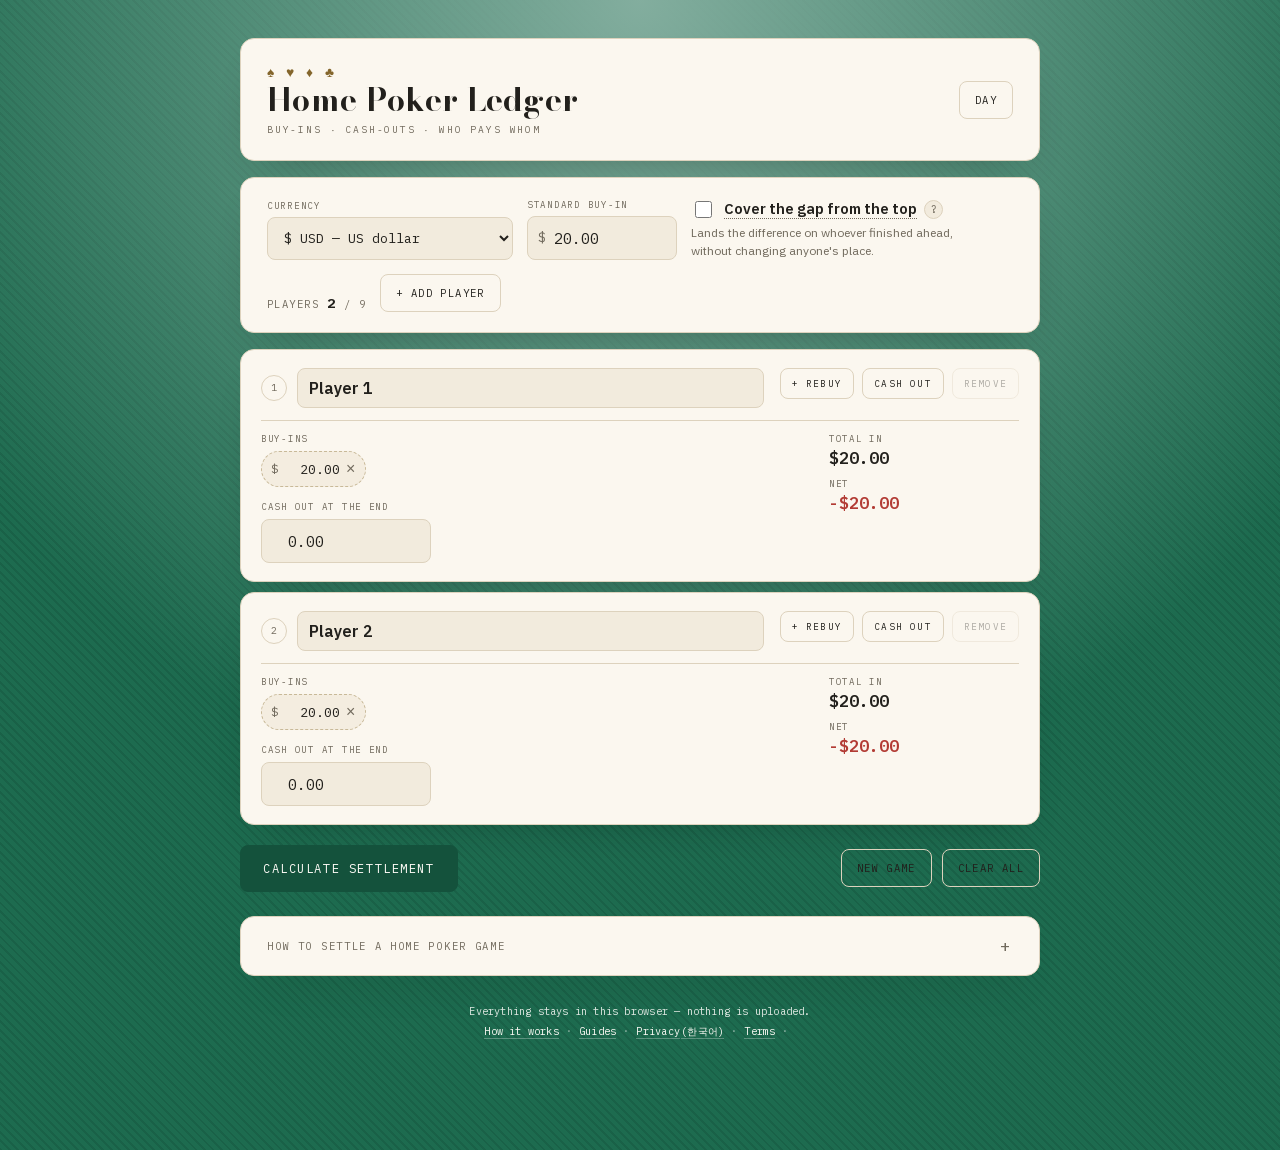
<file: index.html>
<!DOCTYPE html>
<html lang="en">
<head>
<meta charset="UTF-8">
<!-- Partial CSP. script-src is deliberately absent: Google supports only strict
     CSP with per-request nonces for AdSense (a domain allowlist breaks ad serving
     as their domains rotate), and GitHub Pages serves static files and cannot
     generate a nonce per request. frame-ancestors and X-Content-Type-Options are
     header-only and cannot be set from a meta tag at all. What is here is the
     subset that is both enforceable and safe for ads. See docs/launch-runbook.md. -->
<meta http-equiv="Content-Security-Policy" content="object-src 'none'; base-uri 'none'; form-action 'none'; upgrade-insecure-requests">
<meta name="referrer" content="strict-origin-when-cross-origin">
<meta name="viewport" content="width=device-width, initial-scale=1, viewport-fit=cover">
<title>Home Poker Ledger — free poker settlement calculator</title>
<meta name="description" content="Free home poker calculator. Enter each player's buy-ins and cash-out, and it works out who pays whom in the fewest transfers. 7 currencies, no signup.">
<meta name="theme-color" content="#14523c">
<meta name="apple-mobile-web-app-capable" content="yes">
<meta name="apple-mobile-web-app-status-bar-style" content="black-translucent">
<meta name="apple-mobile-web-app-title" content="Poker Ledger">
<link rel="preload" href="fonts/plex-sans-400-latin.woff2" as="font" type="font/woff2" crossorigin>
<link rel="preload" href="fonts/bodoni-700-latin.woff2" as="font" type="font/woff2" crossorigin>
<link rel="preload" href="fonts/plex-mono-400-latin.woff2" as="font" type="font/woff2" crossorigin>
<link rel="icon" href="/favicon.ico" sizes="32x32">
<link rel="icon" type="image/png" sizes="48x48" href="favicon-48.png">
<link rel="icon" type="image/png" sizes="96x96" href="favicon-96.png">
<link rel="icon" type="image/png" sizes="192x192" href="favicon-192.png">
<link rel="icon" type="image/svg+xml" href="icon.svg">
<link rel="apple-touch-icon" sizes="192x192" href="favicon-192.png">
<link rel="manifest" href="manifest.webmanifest">
<link rel="canonical" href="https://homepokerledger.com/">
<meta property="og:type" content="website">
<meta property="og:site_name" content="Home Poker Ledger">
<meta property="og:title" content="Home Poker Ledger — free poker settlement calculator">
<meta property="og:description" content="Free home poker calculator. Enter buy-ins and cash-outs for 2-9 players and get who pays whom in the fewest transfers.">
<meta property="og:url" content="https://homepokerledger.com/">
<meta property="og:image" content="https://homepokerledger.com/og.png">
<meta property="og:image:width" content="1200">
<meta property="og:image:height" content="630">
<meta property="og:image:alt" content="Home Poker Ledger — buy-ins, cash-outs, and who pays whom.">
<meta name="twitter:card" content="summary_large_image">
<meta name="twitter:title" content="Home Poker Ledger — free poker settlement calculator">
<meta name="twitter:description" content="Free home poker calculator. Enter buy-ins and cash-outs for 2-9 players and get who pays whom in the fewest transfers.">
<meta name="twitter:image" content="https://homepokerledger.com/og.png">

<style>
/* Self-hosted fonts — no third-party request, and no round trip to discover the
   URLs. Google Fonts required fetching a stylesheet from fonts.googleapis.com before
   the browser could even learn where the font files were, then a second connection to
   fonts.gstatic.com to get them. Both are gone.

   These are the exact woff2 subsets Google served, so the bytes on the wire are
   unchanged; only the origin is. IBM Plex and Bodoni Moda are both SIL OFL 1.1,
   which permits this — see fonts/OFL.txt.

   unicode-range means a browser fetches only the subsets a page actually needs;
   latin-ext is what carries the won sign, so a KRW user pulls it and nobody else does.
   The card suits and the transfer arrow are outside both subsets and fall back to a
   system font, exactly as they did before. */
@font-face{
  font-family:'Bodoni Moda';
  font-style:normal;
  font-weight:700;
  font-display:swap;
  src:url(fonts/bodoni-700-latin.woff2) format('woff2');
  unicode-range:U+0000-00FF, U+0131, U+0152-0153, U+02BB-02BC, U+02C6, U+02DA, U+02DC, U+0304, U+0308, U+0329, U+2000-206F, U+20AC, U+2122, U+2191, U+2193, U+2212, U+2215, U+FEFF, U+FFFD;
}
@font-face{
  font-family:'Bodoni Moda';
  font-style:normal;
  font-weight:700;
  font-display:swap;
  src:url(fonts/bodoni-700-latin-ext.woff2) format('woff2');
  unicode-range:U+0100-02BA, U+02BD-02C5, U+02C7-02CC, U+02CE-02D7, U+02DD-02FF, U+0304, U+0308, U+0329, U+1D00-1DBF, U+1E00-1E9F, U+1EF2-1EFF, U+2020, U+20A0-20AB, U+20AD-20C0, U+2113, U+2C60-2C7F, U+A720-A7FF;
}
@font-face{
  font-family:'IBM Plex Sans';
  font-style:normal;
  font-weight:400;
  font-display:swap;
  src:url(fonts/plex-sans-400-latin.woff2) format('woff2');
  unicode-range:U+0000-00FF, U+0131, U+0152-0153, U+02BB-02BC, U+02C6, U+02DA, U+02DC, U+0304, U+0308, U+0329, U+2000-206F, U+20AC, U+2122, U+2191, U+2193, U+2212, U+2215, U+FEFF, U+FFFD;
}
@font-face{
  font-family:'IBM Plex Sans';
  font-style:normal;
  font-weight:400;
  font-display:swap;
  src:url(fonts/plex-sans-400-latin-ext.woff2) format('woff2');
  unicode-range:U+0100-02BA, U+02BD-02C5, U+02C7-02CC, U+02CE-02D7, U+02DD-02FF, U+0304, U+0308, U+0329, U+1D00-1DBF, U+1E00-1E9F, U+1EF2-1EFF, U+2020, U+20A0-20AB, U+20AD-20C0, U+2113, U+2C60-2C7F, U+A720-A7FF;
}
@font-face{
  font-family:'IBM Plex Sans';
  font-style:normal;
  font-weight:500;
  font-display:swap;
  src:url(fonts/plex-sans-500-latin.woff2) format('woff2');
  unicode-range:U+0000-00FF, U+0131, U+0152-0153, U+02BB-02BC, U+02C6, U+02DA, U+02DC, U+0304, U+0308, U+0329, U+2000-206F, U+20AC, U+2122, U+2191, U+2193, U+2212, U+2215, U+FEFF, U+FFFD;
}
@font-face{
  font-family:'IBM Plex Sans';
  font-style:normal;
  font-weight:500;
  font-display:swap;
  src:url(fonts/plex-sans-500-latin-ext.woff2) format('woff2');
  unicode-range:U+0100-02BA, U+02BD-02C5, U+02C7-02CC, U+02CE-02D7, U+02DD-02FF, U+0304, U+0308, U+0329, U+1D00-1DBF, U+1E00-1E9F, U+1EF2-1EFF, U+2020, U+20A0-20AB, U+20AD-20C0, U+2113, U+2C60-2C7F, U+A720-A7FF;
}
@font-face{
  font-family:'IBM Plex Sans';
  font-style:normal;
  font-weight:600;
  font-display:swap;
  src:url(fonts/plex-sans-600-latin.woff2) format('woff2');
  unicode-range:U+0000-00FF, U+0131, U+0152-0153, U+02BB-02BC, U+02C6, U+02DA, U+02DC, U+0304, U+0308, U+0329, U+2000-206F, U+20AC, U+2122, U+2191, U+2193, U+2212, U+2215, U+FEFF, U+FFFD;
}
@font-face{
  font-family:'IBM Plex Sans';
  font-style:normal;
  font-weight:600;
  font-display:swap;
  src:url(fonts/plex-sans-600-latin-ext.woff2) format('woff2');
  unicode-range:U+0100-02BA, U+02BD-02C5, U+02C7-02CC, U+02CE-02D7, U+02DD-02FF, U+0304, U+0308, U+0329, U+1D00-1DBF, U+1E00-1E9F, U+1EF2-1EFF, U+2020, U+20A0-20AB, U+20AD-20C0, U+2113, U+2C60-2C7F, U+A720-A7FF;
}
@font-face{
  font-family:'IBM Plex Sans';
  font-style:normal;
  font-weight:700;
  font-display:swap;
  src:url(fonts/plex-sans-700-latin.woff2) format('woff2');
  unicode-range:U+0000-00FF, U+0131, U+0152-0153, U+02BB-02BC, U+02C6, U+02DA, U+02DC, U+0304, U+0308, U+0329, U+2000-206F, U+20AC, U+2122, U+2191, U+2193, U+2212, U+2215, U+FEFF, U+FFFD;
}
@font-face{
  font-family:'IBM Plex Sans';
  font-style:normal;
  font-weight:700;
  font-display:swap;
  src:url(fonts/plex-sans-700-latin-ext.woff2) format('woff2');
  unicode-range:U+0100-02BA, U+02BD-02C5, U+02C7-02CC, U+02CE-02D7, U+02DD-02FF, U+0304, U+0308, U+0329, U+1D00-1DBF, U+1E00-1E9F, U+1EF2-1EFF, U+2020, U+20A0-20AB, U+20AD-20C0, U+2113, U+2C60-2C7F, U+A720-A7FF;
}
@font-face{
  font-family:'IBM Plex Mono';
  font-style:normal;
  font-weight:400;
  font-display:swap;
  src:url(fonts/plex-mono-400-latin.woff2) format('woff2');
  unicode-range:U+0000-00FF, U+0131, U+0152-0153, U+02BB-02BC, U+02C6, U+02DA, U+02DC, U+0304, U+0308, U+0329, U+2000-206F, U+20AC, U+2122, U+2191, U+2193, U+2212, U+2215, U+FEFF, U+FFFD;
}
@font-face{
  font-family:'IBM Plex Mono';
  font-style:normal;
  font-weight:400;
  font-display:swap;
  src:url(fonts/plex-mono-400-latin-ext.woff2) format('woff2');
  unicode-range:U+0100-02BA, U+02BD-02C5, U+02C7-02CC, U+02CE-02D7, U+02DD-02FF, U+0304, U+0308, U+0329, U+1D00-1DBF, U+1E00-1E9F, U+1EF2-1EFF, U+2020, U+20A0-20AB, U+20AD-20C0, U+2113, U+2C60-2C7F, U+A720-A7FF;
}
@font-face{
  font-family:'IBM Plex Mono';
  font-style:normal;
  font-weight:500;
  font-display:swap;
  src:url(fonts/plex-mono-500-latin.woff2) format('woff2');
  unicode-range:U+0000-00FF, U+0131, U+0152-0153, U+02BB-02BC, U+02C6, U+02DA, U+02DC, U+0304, U+0308, U+0329, U+2000-206F, U+20AC, U+2122, U+2191, U+2193, U+2212, U+2215, U+FEFF, U+FFFD;
}
@font-face{
  font-family:'IBM Plex Mono';
  font-style:normal;
  font-weight:500;
  font-display:swap;
  src:url(fonts/plex-mono-500-latin-ext.woff2) format('woff2');
  unicode-range:U+0100-02BA, U+02BD-02C5, U+02C7-02CC, U+02CE-02D7, U+02DD-02FF, U+0304, U+0308, U+0329, U+1D00-1DBF, U+1E00-1E9F, U+1EF2-1EFF, U+2020, U+20A0-20AB, U+20AD-20C0, U+2113, U+2C60-2C7F, U+A720-A7FF;
}
@font-face{
  font-family:'IBM Plex Mono';
  font-style:normal;
  font-weight:600;
  font-display:swap;
  src:url(fonts/plex-mono-600-latin.woff2) format('woff2');
  unicode-range:U+0000-00FF, U+0131, U+0152-0153, U+02BB-02BC, U+02C6, U+02DA, U+02DC, U+0304, U+0308, U+0329, U+2000-206F, U+20AC, U+2122, U+2191, U+2193, U+2212, U+2215, U+FEFF, U+FFFD;
}
@font-face{
  font-family:'IBM Plex Mono';
  font-style:normal;
  font-weight:600;
  font-display:swap;
  src:url(fonts/plex-mono-600-latin-ext.woff2) format('woff2');
  unicode-range:U+0100-02BA, U+02BD-02C5, U+02C7-02CC, U+02CE-02D7, U+02DD-02FF, U+0304, U+0308, U+0329, U+1D00-1DBF, U+1E00-1E9F, U+1EF2-1EFF, U+2020, U+20A0-20AB, U+20AD-20C0, U+2113, U+2C60-2C7F, U+A720-A7FF;
}
@font-face{
  font-family:'IBM Plex Mono';
  font-style:normal;
  font-weight:700;
  font-display:swap;
  src:url(fonts/plex-mono-700-latin.woff2) format('woff2');
  unicode-range:U+0000-00FF, U+0131, U+0152-0153, U+02BB-02BC, U+02C6, U+02DA, U+02DC, U+0304, U+0308, U+0329, U+2000-206F, U+20AC, U+2122, U+2191, U+2193, U+2212, U+2215, U+FEFF, U+FFFD;
}
@font-face{
  font-family:'IBM Plex Mono';
  font-style:normal;
  font-weight:700;
  font-display:swap;
  src:url(fonts/plex-mono-700-latin-ext.woff2) format('woff2');
  unicode-range:U+0100-02BA, U+02BD-02C5, U+02C7-02CC, U+02CE-02D7, U+02DD-02FF, U+0304, U+0308, U+0329, U+1D00-1DBF, U+1E00-1E9F, U+1EF2-1EFF, U+2020, U+20A0-20AB, U+20AD-20C0, U+2113, U+2C60-2C7F, U+A720-A7FF;
}
  :root{
    --display:'Bodoni Moda',Didot,'Bodoni MT',Georgia,serif;
    --body:'IBM Plex Sans','Helvetica Neue',Arial,sans-serif;
    --mono:'IBM Plex Mono','SFMono-Regular',Consolas,monospace;

    --felt:#1d6b4f;
    --felt-deep:#14523c;
    --rail:#6b3f22;
    --card:#fbf7ef;
    --card-edge:#ddd2bd;
    --card-sunk:#f2ebdd;
    --ink:#22201c;
    --ink-soft:#716a5d;
    --gold:#84662c;
    --win:#1c7a4f;
    --loss:#b23b34;
    --flat:#716a5d;
    --alert:#9f6028;
    --alert-bg:#fdf1df;
    --ok-bg:#e9f5ed;
    --chip:#f4ede0;
    --chip-edge:#c8b998;
    --shadow:rgba(10,26,20,.42);
    --on-felt:#fcfaf5;
    --on-felt-dim:#dfe8e2;
  }
  @media (prefers-color-scheme: dark){
    :root:not([data-theme="light"]){
      --felt:#0d3527;
      --felt-deep:#07231a;
      --rail:#2e1c10;
      --card:#161c1a;
      --card-edge:#2c3a35;
      --card-sunk:#101614;
      --ink:#eee7da;
      --ink-soft:#93a09a;
      --gold:#d8b061;
      --win:#5fcf94;
      --loss:#f0776c;
      --flat:#93a09a;
      --alert:#eca85e;
      --alert-bg:#2a1f10;
      --ok-bg:#10261b;
      --chip:#1d2623;
      --chip-edge:#3a4a44;
      --shadow:rgba(0,0,0,.6);
      --on-felt:#eef3ef;
      --on-felt-dim:#a9bbb2;
    }
  }
  :root[data-theme="dark"]{
    --felt:#0d3527;
    --felt-deep:#07231a;
    --rail:#2e1c10;
    --card:#161c1a;
    --card-edge:#2c3a35;
    --card-sunk:#101614;
    --ink:#eee7da;
    --ink-soft:#93a09a;
    --gold:#d8b061;
    --win:#5fcf94;
    --loss:#f0776c;
    --flat:#93a09a;
    --alert:#eca85e;
    --alert-bg:#2a1f10;
    --ok-bg:#10261b;
    --chip:#1d2623;
    --chip-edge:#3a4a44;
    --shadow:rgba(0,0,0,.6);
    --on-felt:#eef3ef;
    --on-felt-dim:#a9bbb2;
  }

  *{ box-sizing:border-box; }

  body{
    margin:0;
    color:var(--ink);
    font-family:var(--body);
    background-color:var(--felt);
    background-image:
      radial-gradient(circle at 50% 0%, color-mix(in srgb, var(--felt) 55%, #ffffff) 0%, transparent 62%),
      repeating-linear-gradient(45deg, color-mix(in srgb, var(--felt-deep) 40%, transparent) 0 2px, transparent 2px 6px);
    min-height:100vh;
  }
  img{ max-width:100%; }
  [hidden]{ display:none !important; }

  .table{
    max-width:840px;
    margin:clamp(12px,3vw,44px) auto;
    padding:0 clamp(10px,2.4vw,20px) clamp(40px,6vw,70px);
  }

  /* ---- header ---- */
  .rail{
    background:var(--card);
    border:1px solid var(--card-edge);
    border-radius:14px;
    box-shadow:0 20px 44px -26px var(--shadow);
    padding:clamp(16px,3vw,24px) clamp(16px,3vw,26px);
    display:flex;
    align-items:center;
    gap:14px;
    flex-wrap:wrap;
  }
  .brand{ flex:1 1 auto; min-width:0; }
  .suits{
    font-size:.86rem;
    letter-spacing:.32em;
    color:var(--gold);
    margin-bottom:2px;
  }
  h1{
    font-family:var(--display);
    font-weight:700;
    font-size:clamp(1.6rem,3.4vw+.7rem,2.5rem);
    line-height:1.05;
    margin:0;
    letter-spacing:.01em;
  }
  .sub{
    font-family:var(--mono);
    font-size:.6rem;
    letter-spacing:.19em;
    text-transform:uppercase;
    color:var(--ink-soft);
    margin-top:6px;
  }
  .lbl{
    font-family:var(--mono);
    font-size:.57rem;
    letter-spacing:.19em;
    text-transform:uppercase;
    color:var(--ink-soft);
    display:block;
  }

  /* ---- buttons ---- */
  .btn{
    font-family:var(--mono);
    text-transform:uppercase;
    letter-spacing:.13em;
    font-size:.66rem;
    padding:11px 15px;
    border:1.5px solid var(--card-edge);
    border-radius:8px;
    background:var(--card);
    color:var(--ink);
    cursor:pointer;
    transition:background .15s ease, color .15s ease, border-color .15s ease;
  }
  .btn:hover:not(:disabled){ background:var(--ink); color:var(--card); border-color:var(--ink); }
  .btn:focus-visible{ outline:2px solid var(--gold); outline-offset:2px; }
  .btn:disabled{ opacity:.35; cursor:not-allowed; }
  .btn.primary{
    background:var(--felt-deep);
    border-color:var(--felt-deep);
    color:var(--on-felt);
    font-size:.76rem;
    padding:15px 22px;
  }
  .btn.primary:hover:not(:disabled){ background:var(--ink); border-color:var(--ink); color:var(--card); }
  .btn.ghost{ background:transparent; }
  .btn.tiny{ font-size:.58rem; padding:8px 11px; }

  /* ---- setup bar ---- */
  .setup{
    margin-top:clamp(12px,2vw,16px);
    background:var(--card);
    border:1px solid var(--card-edge);
    border-radius:14px;
    box-shadow:0 20px 44px -26px var(--shadow);
    padding:clamp(14px,2.4vw,20px) clamp(16px,3vw,26px);
    display:flex;
    align-items:flex-end;
    gap:14px;
    flex-wrap:wrap;
  }
  .field{ display:flex; flex-direction:column; gap:5px; }
  .money{
    position:relative;
    display:flex;
    align-items:center;
  }
  .money .cur{
    position:absolute;
    left:11px;
    font-family:var(--mono);
    font-size:.82rem;
    color:var(--ink-soft);
    pointer-events:none;
    white-space:nowrap;
  }
  input[type="text"],input[type="number"]{
    font-family:var(--mono);
    font-size:.95rem;
    color:var(--ink);
    background:var(--card-sunk);
    border:1.5px solid var(--card-edge);
    border-radius:8px;
    padding:11px 12px;
    width:100%;
    -moz-appearance:textfield;
  }
  input::-webkit-outer-spin-button,input::-webkit-inner-spin-button{ -webkit-appearance:none; margin:0; }
  input:focus-visible{ outline:2px solid var(--gold); outline-offset:1px; }
  /* --cur-pad is set from JS to the measured symbol width, so "CN¥" and "$"
     both clear the digits. */
  .money input{ padding-left:var(--cur-pad,24px); font-variant-numeric:tabular-nums; }
  input.bad{ border-color:var(--loss); background:color-mix(in srgb, var(--loss) 12%, var(--card-sunk)); }
  .w-default{ width:150px; }
  select#currency{
    font-family:var(--mono);
    font-size:.82rem;
    color:var(--ink);
    background:var(--card-sunk);
    border:1.5px solid var(--card-edge);
    border-radius:8px;
    padding:11px 12px;
    cursor:pointer;
    min-width:190px;
  }
  select#currency:focus-visible{ outline:2px solid var(--gold); outline-offset:1px; }

  .notice{
    margin:10px 0 0;
    background:var(--alert-bg);
    border:1.5px solid var(--alert);
    border-radius:10px;
    padding:11px 14px;
    font-size:.86rem;
    line-height:1.5;
    color:var(--ink);
  }
  .setup .spacer{ flex:1 1 auto; }
  .field.grow{ flex:1 1 300px; min-width:240px; gap:3px; position:relative; }
  .check-row{ display:flex; align-items:center; gap:7px; }
  .term{ border-bottom:1px dotted var(--ink-soft); cursor:help; }
  .info{
    flex:none;
    width:19px; height:19px;
    border-radius:50%;
    border:1.5px solid var(--card-edge);
    background:var(--card-sunk);
    color:var(--ink-soft);
    font-family:var(--mono);
    font-size:.66rem;
    line-height:1;
    padding:0;
    cursor:pointer;
    display:grid;
    place-items:center;
  }
  .info:hover,.info[aria-expanded="true"]{
    background:var(--felt-deep);
    border-color:var(--felt-deep);
    color:var(--on-felt);
  }
  .info:focus-visible{ outline:2px solid var(--gold); outline-offset:2px; }

  .tip{
    position:absolute;
    top:calc(100% + 8px);
    left:0;
    z-index:20;
    width:min(380px, calc(100vw - 44px));
    background:var(--card);
    border:1.5px solid var(--card-edge);
    border-radius:12px;
    box-shadow:0 26px 54px -22px var(--shadow);
    padding:15px 17px;
    font-size:.82rem;
    line-height:1.6;
    color:var(--ink);
  }
  .tip b{ display:block; font-size:.58rem; font-family:var(--mono);
          letter-spacing:.19em; text-transform:uppercase; color:var(--ink-soft);
          margin-bottom:8px; }
  .tip p{ margin:0 0 9px; }
  .tip .eg{
    display:flex; flex-direction:column; gap:4px;
    background:var(--card-sunk);
    border-left:2.5px solid var(--gold);
    border-radius:0 8px 8px 0;
    padding:10px 12px;
    margin:11px 0 9px;
    font-family:var(--mono);
    font-size:.73rem;
    line-height:1.55;
  }
  .tip .eg b{ display:inline; font-family:var(--mono); font-size:.73rem;
              letter-spacing:0; text-transform:none; color:var(--ink); margin:0; }
  .tip .eg-h{ color:var(--ink-soft); letter-spacing:.04em; }
  .tip .tip-foot{ margin:0; color:var(--ink-soft); font-size:.76rem; }
  .check{
    display:flex;
    align-items:center;
    gap:9px;
    cursor:pointer;
    font-size:.92rem;
    font-weight:600;
  }
  .check input{
    width:17px; height:17px;
    accent-color:var(--felt);
    cursor:pointer;
    flex:none;
  }
  .check input:focus-visible{ outline:2px solid var(--gold); outline-offset:2px; }
  .hint{
    font-size:.75rem;
    line-height:1.5;
    color:var(--ink-soft);
    max-width:46ch;
  }
  .count{
    font-family:var(--mono);
    font-size:.66rem;
    letter-spacing:.14em;
    text-transform:uppercase;
    color:var(--ink-soft);
    white-space:nowrap;
  }
  .count b{ color:var(--ink); font-size:.86rem; }

  /* ---- player rows ---- */
  .players{ margin-top:clamp(12px,2vw,16px); display:flex; flex-direction:column; gap:10px; }
  .seat{
    background:var(--card);
    border:1px solid var(--card-edge);
    border-radius:14px;
    box-shadow:0 18px 40px -28px var(--shadow);
    padding:clamp(13px,2.2vw,18px) clamp(14px,2.6vw,20px);
    display:grid;
    grid-template-columns:1fr auto;
    gap:12px 16px;
    align-items:start;
  }
  .seat-head{ display:flex; align-items:center; gap:10px; min-width:0; }
  .seat-no{
    font-family:var(--mono);
    font-size:.62rem;
    color:var(--ink-soft);
    border:1.5px solid var(--card-edge);
    border-radius:50%;
    width:26px; height:26px;
    display:grid; place-items:center;
    flex:none;
  }
  .seat-head input{ font-family:var(--body); font-weight:600; font-size:1rem; padding:9px 11px; }
  .seat-tools{ display:flex; align-items:center; gap:8px; }

  .stakes{
    grid-column:1 / -1;
    display:grid;
    grid-template-columns:1fr;
    gap:12px;
    border-top:1px solid var(--card-edge);
    padding-top:12px;
  }
  @media (min-width:660px){
    .stakes{ grid-template-columns:1fr 190px; align-items:start; }
  }

  .chips{ display:flex; flex-wrap:wrap; align-items:center; gap:7px; margin-top:6px; }
  .chip{
    position:relative;
    display:inline-flex;
    align-items:center;
    background:var(--chip);
    border:1.5px dashed var(--chip-edge);
    border-radius:999px;
    padding-left:9px;
  }
  .chip input{
    width:64px;
    border:0;
    background:transparent;
    padding:8px 2px 8px 8px;
    font-size:.85rem;
    text-align:right;
    font-variant-numeric:tabular-nums;
  }
  .chip input:focus-visible{ outline:2px solid var(--gold); outline-offset:1px; border-radius:4px; }
  .chip .cur{ font-family:var(--mono); font-size:.72rem; color:var(--ink-soft); }
  .chip .x{
    border:0;
    background:transparent;
    color:var(--ink-soft);
    cursor:pointer;
    font-size:1rem;
    line-height:1;
    padding:8px 10px 8px 4px;
    border-radius:999px;
  }
  .chip .x:hover{ color:var(--loss); }
  .chip .x:focus-visible{ outline:2px solid var(--gold); outline-offset:-2px; }
  .chip.bad{ border-color:var(--loss); border-style:solid; }

  /* A seat someone has cashed out of. Deliberately not dimmed — the numbers on it
     are the ones you are about to settle from and must stay perfectly legible. It
     recedes by going quieter in the frame, not by losing contrast. */
  .seat.settled{ border-color:var(--win); background:var(--ok-bg); }
  .seat.settled .chips{ opacity:.72; }
  .seat.settled input[readonly]{ background:transparent; border-style:dashed; cursor:default; }
  .settled-tag{
    font-family:var(--mono);
    font-size:.54rem;
    letter-spacing:.17em;
    text-transform:uppercase;
    color:var(--win);
    border:1px solid var(--win);
    border-radius:99px;
    padding:2px 7px;
    margin-left:8px;
    white-space:nowrap;
  }
  .no-chips{
    font-family:var(--mono);
    font-size:.68rem;
    color:var(--ink-soft);
    padding:8px 0;
  }

  .tally{
    display:flex;
    gap:18px;
    justify-content:flex-start;
    font-family:var(--mono);
    font-variant-numeric:tabular-nums;
    margin-top:10px;
  }
  @media (min-width:660px){
    .tally{ flex-direction:column; gap:10px; margin-top:0; }
  }
  .tally div{ min-width:0; }
  .tally .v{ font-size:1.02rem; font-weight:600; display:block; margin-top:2px; }
  .v.up{ color:var(--win); }
  .v.down{ color:var(--loss); }
  .v.flat{ color:var(--flat); }


  /* ---- guide ---- */
  .guide{
    margin-top:clamp(16px,2.6vw,24px);
    background:var(--card);
    border:1px solid var(--card-edge);
    border-radius:14px;
    box-shadow:0 20px 44px -26px var(--shadow);
    overflow:hidden;
  }
  .guide summary{
    cursor:pointer;
    padding:clamp(15px,2.4vw,20px) clamp(16px,3vw,26px);
    font-family:var(--mono);
    font-size:.66rem;
    letter-spacing:.16em;
    text-transform:uppercase;
    color:var(--ink-soft);
    list-style:none;
    display:flex;
    align-items:center;
    gap:10px;
  }
  .guide summary::-webkit-details-marker{ display:none; }
  .guide summary::after{
    content:"+";
    margin-left:auto;
    font-size:1.1rem;
    line-height:1;
    color:var(--ink-soft);
  }
  .guide[open] summary::after{ content:"\2212"; }
  .guide summary:hover{ color:var(--ink); }
  .guide summary:focus-visible{ outline:2px solid var(--gold); outline-offset:-3px; }
  .guide-body{
    padding:0 clamp(16px,3vw,26px) clamp(20px,3vw,30px);
    max-width:68ch;
    font-size:.94rem;
    line-height:1.72;
    color:var(--ink);
  }
  .guide-body .lede{
    font-size:1.02rem;
    color:var(--ink);
    border-left:2.5px solid var(--gold);
    padding-left:15px;
    margin-top:0;
  }
  .guide-body h2{
    font-family:var(--display);
    font-weight:700;
    font-size:1.32rem;
    line-height:1.25;
    margin:30px 0 10px;
    text-wrap:balance;
  }
  .guide-body h3{
    font-family:var(--body);
    font-weight:700;
    font-size:1rem;
    margin:22px 0 8px;
  }
  .guide-body p{ margin:0 0 13px; }
  .guide-body ul{ margin:0 0 15px; padding-left:20px; }
  .guide-body li{ margin-bottom:7px; }
  .guide-body strong{ font-weight:700; }

  /* ---- actions ---- */
  .actions{
    margin-top:clamp(14px,2.4vw,20px);
    display:flex;
    gap:10px;
    flex-wrap:wrap;
    align-items:center;
  }
  .actions .spacer{ flex:1 1 auto; }

  /* ---- results ---- */
  .result{
    margin-top:clamp(14px,2.4vw,20px);
    background:var(--card);
    border:1px solid var(--card-edge);
    border-radius:14px;
    box-shadow:0 22px 50px -26px var(--shadow);
    padding:clamp(16px,3vw,26px);
  }
  .result h2{
    font-family:var(--display);
    font-weight:700;
    font-size:1.5rem;
    margin:0 0 4px;
  }
  .banner{
    border-radius:10px;
    padding:13px 15px;
    margin:14px 0 18px;
    font-size:.92rem;
    line-height:1.55;
    border:1.5px solid var(--card-edge);
    background:var(--card-sunk);
  }
  .banner.ok{ border-color:var(--win); background:var(--ok-bg); }
  .banner.warn{ border-color:var(--alert); background:var(--alert-bg); }
  .banner b{ font-family:var(--mono); font-variant-numeric:tabular-nums; }
  .banner .head{
    display:block;
    font-family:var(--mono);
    font-size:.6rem;
    letter-spacing:.19em;
    text-transform:uppercase;
    margin-bottom:5px;
    color:var(--ink-soft);
  }
  .banner.warn .head{ color:var(--alert); }
  .banner.ok .head{ color:var(--win); }

  ol.transfers{ list-style:none; margin:0; padding:0; display:flex; flex-direction:column; gap:8px; }
  ol.transfers li{
    display:flex;
    align-items:center;
    gap:10px;
    flex-wrap:wrap;
    background:var(--card-sunk);
    border:1.5px solid var(--card-edge);
    border-radius:10px;
    padding:12px 14px;
    font-size:.98rem;
  }
  ol.transfers .who{ font-weight:700; }
  ol.transfers .arrow{ color:var(--gold); font-family:var(--mono); }
  ol.transfers .amt{
    margin-left:auto;
    font-family:var(--mono);
    font-weight:600;
    font-variant-numeric:tabular-nums;
    font-size:1.05rem;
  }
  .none{ font-size:.95rem; color:var(--ink-soft); }

  table.summary{
    width:100%;
    border-collapse:collapse;
    margin-top:20px;
    font-family:var(--mono);
    font-size:.85rem;
  }
  .summary caption{
    text-align:left;
    font-size:.57rem;
    letter-spacing:.19em;
    text-transform:uppercase;
    color:var(--ink-soft);
    margin-bottom:8px;
  }
  .summary th,.summary td{
    border-bottom:1.5px solid var(--card-edge);
    padding:9px 8px;
    text-align:right;
    font-variant-numeric:tabular-nums;
  }
  .summary th:first-child,.summary td:first-child{ text-align:left; font-family:var(--body); }
  .summary thead th{
    font-size:.55rem;
    font-weight:500;
    letter-spacing:.11em;
    text-transform:uppercase;
    color:var(--ink-soft);
  }
  .summary tfoot td{ font-weight:600; border-bottom:0; border-top:1.5px solid var(--ink); }

  .foot{
    margin-top:clamp(18px,3vw,26px);
    font-family:var(--mono);
    font-size:.64rem;
    line-height:1.95;
    letter-spacing:.02em;
    color:var(--on-felt-dim);
    text-align:center;
  }
  .foot a{ color:var(--on-felt); text-decoration:none; border-bottom:1px solid rgba(255,255,255,.28); }
  .foot a:hover{ border-bottom-color:var(--on-felt); }
  .foot a:focus-visible{ outline:2px solid var(--on-felt); outline-offset:3px; border-radius:2px; }
  .foot .sep{ opacity:.5; margin:0 7px; }

  @media (max-width:560px){
    .seat{ grid-template-columns:1fr; }
    .seat-tools{ justify-content:flex-end; }
    .actions .btn{ flex:1 1 auto; }
    .actions .btn.primary{ flex-basis:100%; }
  }

  @media (prefers-reduced-motion: reduce){
    *{ transition-duration:.01ms !important; animation-duration:.01ms !important; }
  }
</style>
<script type="application/ld+json">
{
  "@context": "https://schema.org",
  "@type": "WebApplication",
  "name": "Home Poker Ledger",
  "url": "https://homepokerledger.com/",
  "applicationCategory": "FinanceApplication",
  "applicationSubCategory": "Settlement calculator",
  "operatingSystem": "Any browser",
  "browserRequirements": "Requires JavaScript",
  "description": "Free home poker calculator. Enter each player's buy-ins and cash-out and it works out who pays whom in the fewest transfers, for 2-9 players in seven currencies.",
  "offers": { "@type": "Offer", "price": "0", "priceCurrency": "USD" },
  "isAccessibleForFree": true,
  "inLanguage": "en",
  "featureList": [
    "Settles a home poker game in the fewest possible transfers",
    "Tracks every rebuy as a separate entry",
    "Detects a chip count that does not match the buy-ins",
    "Optionally covers the shortfall from the players who finished ahead",
    "Seven currencies including KRW and JPY, which have no minor unit",
    "Runs entirely in the browser with no account and no server"
  ]
}
</script>
</head>
<body>

<main class="table">

  <header class="rail">
    <div class="brand">
      <div class="suits">&spades; &hearts; &diams; &clubs;</div>
      <h1>Home Poker Ledger</h1>
      <div class="sub">Buy-ins &middot; Cash-outs &middot; Who pays whom</div>
    </div>
    <button class="btn ghost" id="themeBtn" type="button" aria-label="Change colour scheme">
      <span id="themeName">Auto</span>
    </button>
  </header>

  <section class="setup">
    <div class="field">
      <label class="lbl" for="currency">Currency</label>
      <select id="currency"></select>
    </div>
    <div class="field">
      <label class="lbl" for="defaultBuyIn">Standard buy-in</label>
      <div class="money w-default">
        <span class="cur" id="defaultCur">$</span>
        <input type="text" id="defaultBuyIn" inputmode="decimal" value="20.00">
      </div>
    </div>
    <div class="field grow">
      <div class="check-row">
        <label class="check">
          <input type="checkbox" id="absorb">
          <span class="term" id="absorbTerm">Cover the gap from the top</span>
        </label>
        <button class="info" type="button" id="absorbInfo"
                aria-expanded="false" aria-controls="absorbTip"
                aria-label="How covering the gap works">?</button>
      </div>
      <span class="hint">Lands the difference on whoever finished ahead, without changing
        anyone's place.</span>

      <div class="tip" id="absorbTip" role="tooltip" hidden>
        <b>How it works</b>
        <p>A chip count that doesn't match the buy-ins leaves money belonging to nobody.
          Turn this on and that difference lands on the players who finished ahead,
          starting at the top.</p>
        <p>One runaway winner covers it alone &mdash; they're far enough clear that paying
          it doesn't cost them first place.</p>
        <p>When the leaders finish close together, letting one of them absorb it all would
          drop them below the other. So they chop it instead: half each for two, thirds for
          three, quarters for four.</p>
        <p>Either way nobody swaps places. The biggest winner is still the biggest winner,
          second is still second &mdash; only the amounts move.</p>
        <div class="eg">
          <span class="eg-h">Alice +$40 &middot; Bob +$32</span>
          <span><b>$4</b> unaccounted &rarr; Alice covers it alone &rarr; +$36 / +$32</span>
          <span><b>$10</b> &rarr; alone she'd fall behind Bob, so they halve it &rarr; +$35 / +$27</span>
        </div>
        <p class="tip-foot">Chips come up <em>short</em> instead? Same idea on the other
          side &mdash; the biggest loser's debt comes down first.</p>
      </div>
    </div>
    <div class="spacer"></div>
    <div class="count">Players <b id="countOut">0</b> / 9</div>
    <button class="btn" id="addBtn" type="button">+ Add player</button>
  </section>

  <p class="notice" id="notice" hidden role="status"></p>

  <section class="players" id="players"></section>

  <div class="actions">
    <button class="btn primary" id="calcBtn" type="button">Calculate settlement</button>
    <div class="spacer"></div>
    <button class="btn ghost" id="newBtn" type="button">New game</button>
    <button class="btn ghost" id="clearBtn" type="button">Clear all</button>
  </div>

  <section class="result" id="result" hidden aria-live="polite"></section>


  <details class="guide" id="guide">
    <summary><span>How to settle a home poker game</span></summary>
    <div class="guide-body">

      <p class="lede">Most home games end the same way: everyone counts their chips, someone
        does arithmetic on a phone, the numbers don't quite add up, and the last twenty
        minutes of the night are spent arguing about five dollars. Here is how the settling
        actually works, why the count so often misses, and what to do when it does.</p>

      <h2>Nobody pays the pot &mdash; players pay each other</h2>

      <p>A home game has no house. The money that goes in is the money that comes out, so the
        only thing that matters at the end is each player's <strong>net</strong>: what they
        cashed out minus everything they bought in for. Someone who bought in twice for $20
        and finished with $65 in chips is up $25. Someone who bought in once and busted is
        down $20.</p>

      <p>Add every net together and, if the count is right, they come to exactly zero. The
        winners are owed precisely what the losers owe. Settling is then a matter of matching
        one to the other with as few payments as possible &mdash; there is no reason for six
        people to send six separate transfers when three will do. Pairing the biggest winner
        with the biggest loser, then working down, always settles a table of <em>n</em>
        players in at most <em>n</em>&nbsp;&minus;&nbsp;1 payments.</p>

      <p>This is worth insisting on. The alternative &mdash; everyone pays into a pile and the
        winners take from it &mdash; needs someone to hold cash all night and creates far more
        transactions than it resolves.</p>

      <h2>Why the chips almost never add up</h2>

      <p>The count comes up wrong more often than not, and it is rarely anyone's fault:</p>

      <ul>
        <li>A rebuy gets handed over mid-hand and nobody writes it down.</li>
        <li>Someone leaves early, cashes out, and their chips get folded back into the tray.</li>
        <li>A stack gets miscounted &mdash; easy at 2am with mixed denominations.</li>
        <li>A chip ends up on the floor, in a pocket, or under the sofa.</li>
      </ul>

      <p>The direction of the error tells you what happened, and the two cases are genuinely
        different problems:</p>

      <h3>More chips than money went in</h3>

      <p>If the buy-ins total $300 but the chips count $320, the table is claiming $20 that
        was never paid in. Almost always this means a buy-in went unrecorded &mdash; someone
        rebought and it was missed. <strong>Check the buy-ins first.</strong> If you can find
        the missing one, the books balance and no one has to lose anything.</p>

      <p>If you genuinely cannot find it, that $20 does not exist and somebody has to absorb
        it. The winners cannot all be paid in full.</p>

      <h3>Fewer chips than money went in</h3>

      <p>If $300 went in but only $285 is counted, $15 of chips has gone missing. Look under
        the table before you do anything else. Failing that, the losers collectively owe more
        than the winners are claiming, and the surplus has no owner.</p>

      <h2>When the count won't reconcile</h2>

      <p>Once you have looked and the gap is still there, someone has to eat it, and the
        fairest answer is not obvious. Splitting it equally across everyone punishes the
        players who lost money already. Making the person who miscounted pay assumes you know
        who that was.</p>

      <p>The approach this tool offers &mdash; the <strong>Cover the gap from the top</strong>
        option &mdash; puts it on the players who finished ahead, starting with the biggest
        winner. The reasoning is simple: they are the ones with winnings to give up, and a
        small dent in a good night hurts less than deepening someone's loss.</p>

      <p>The refinement that makes it fair is what happens when the top players finished close
        together. If the biggest winner is far out in front, they cover the whole thing alone
        and are still comfortably ahead. But if the top two are within a few dollars of each
        other, making one of them pay it all would leapfrog the other &mdash; so they split
        it, half each. Three players bunched at the top split it in thirds, four in quarters.
        Nobody ever changes position; the amounts move, the standings don't.</p>

      <p>It is off by default, and leaving it off is a perfectly good choice. Some tables would
        rather see the raw discrepancy and decide in the moment &mdash; often the right call,
        because a large gap usually means a genuine bookkeeping mistake worth finding rather
        than a rounding error worth absorbing.</p>

      <h2>House rules worth agreeing before you deal</h2>

      <p>Nearly every end-of-night argument traces back to something nobody agreed at the
        start. Five minutes beforehand saves an hour afterwards:</p>

      <ul>
        <li><strong>Buy-in and rebuy amounts.</strong> Fixed, or can people top up to any
          number? Fixed is easier to track and easier to settle.</li>
        <li><strong>Who records rebuys.</strong> One person, writing it down every time. This
          single rule prevents most discrepancies.</li>
        <li><strong>Leaving early.</strong> Count that player's chips at the moment they
          leave, in front of someone else, and record it.</li>
        <li><strong>How people pay up.</strong> Cash on the night, or transfers before
          everyone goes to bed. Debts that survive the night have a way of surviving the
          month.</li>
        <li><strong>Rounding.</strong> If you play with change, decide whether you settle to
          the cent or to the nearest dollar.</li>
      </ul>

      <h2>Keeping a tally across a season</h2>

      <p>A single night says almost nothing about how anyone plays &mdash; variance swamps
        skill over a few hours. What is interesting is the running total across a season, and
        that only exists if someone records each night's nets somewhere. Copy the settlement
        out at the end of each game and keep them together; after a dozen sessions you will
        have something worth looking at, and it settles the question of who is actually
        winning far better than anyone's memory of last month.</p>

      <h2>About this tool</h2>

      <p>Everything here runs in your browser. There is no account, no server, and nothing is
        uploaded &mdash; the numbers you type never leave your device, which also means a game
        entered on your phone won't appear on your laptop. It handles 2&ndash;9 players, seven
        currencies including yen and won (which have no decimal places), and as many rebuys
        per player as the night calls for. It is free, and it always will be.</p>

    </div>
  </details>

  <!-- Reserved for an ad unit. Stays hidden and occupies no space until a unit is
       placed here; see ADSENSE.md. Nothing is loaded from Google today. -->
  <aside class="adslot" id="adslot" hidden aria-hidden="true"></aside>

  <footer class="foot">
    Everything stays in this browser &mdash; nothing is uploaded.<br>
    <a href="how-it-works.html">How it works</a><span class="sep">&middot;</span><a href="guides/">Guides</a><span class="sep">&middot;</span><a href="privacy.html" hreflang="en">Privacy</a>&#8202;<a href="privacy-ko.html" lang="ko" hreflang="ko" aria-label="개인정보처리방침 — the privacy policy in Korean">(한국어)</a><span class="sep">&middot;</span><a href="terms.html">Terms</a><span class="sep">&middot;</span><a href="#" data-consent-reopen hidden>Cookie settings</a>
  </footer>

</main>

<script>
(function(){
  "use strict";

  var KEY = "poker.ledger.v1";
  var MIN_PLAYERS = 2, MAX_PLAYERS = 9;
  /* Bounds that keep every total inside the range JavaScript can represent exactly.
     Money is held as an integer count of minor units, and integers stay exact only up
     to Number.MAX_SAFE_INTEGER (9,007,199,254,740,991). Past that, arithmetic silently
     rounds — which for a tool about who owes whom is the worst possible failure, since
     nothing looks wrong.

     Worst case here is MAX_PLAYERS x MAX_BUYINS x MAX_AMOUNT in minor units
     = 9 x 100 x 1e11 = 9e13, comfortably inside the safe range with room to spare.
     A billion of any supported currency is far past a plausible home game, so the
     cap only ever catches a typo. */
  var MAX_AMOUNT = 1e9;      /* per entry, in major units */
  var MAX_BUYINS = 100;      /* rebuys per player */
  var THEMES = ["dark","light"];
  var THEME_LABEL = { dark:"Night", light:"Day" };
  /* Read once to pick a starting side; the page never follows the OS after that. */
  function systemTheme(){
    try{
      return window.matchMedia("(prefers-color-scheme: dark)").matches ? "dark" : "light";
    }catch(e){ return "dark"; }
  }

  var root = document.documentElement;
  var playersEl = document.getElementById("players");
  var resultEl = document.getElementById("result");
  var countOut = document.getElementById("countOut");
  var addBtn = document.getElementById("addBtn");
  var calcBtn = document.getElementById("calcBtn");
  var newBtn = document.getElementById("newBtn");
  var clearBtn = document.getElementById("clearBtn");
  var themeBtn = document.getElementById("themeBtn");
  var themeName = document.getElementById("themeName");
  var defaultInput = document.getElementById("defaultBuyIn");
  var defaultCur = document.getElementById("defaultCur");
  var currencySel = document.getElementById("currency");
  var noticeEl = document.getElementById("notice");
  var absorbBox = document.getElementById("absorb");
  var absorbTerm = document.getElementById("absorbTerm");
  var absorbInfo = document.getElementById("absorbInfo");
  var absorbTip = document.getElementById("absorbTip");

  /* Symbols are ours, not Intl's: in their own locales SGD formats as a bare "$"
     (identical to USD) and CNY as "\u00a5" (identical to JPY). "dec" is the number of
     minor units — yen and won have none. */
  /* `def` is the standard buy-in a fresh table starts on, in that currency's smallest
     unit. Set from what home games actually use, not from an exchange rate — a rate
     drifts and produces buy-ins like 47,300, which nobody hands over.

     What the sources say (checked Sept 2026):
       US    "typically $20"; $25 and $50 also very popular; $100 occasional
             — pokerchipforum.com home cash game threads
       UK    £20-£200 overall; 100-200 big blinds, so £25-50 at 25p/25p
             — pokersupplies.uk home game guide
       KR    홀덤펍 ₩10,000-30,000 casual, ₩50,000+ for events
             — holdemmaster.com. Home-game data is scarce; Korea's rules on
               private play make it a thin literature.
       JP    home games are frequently played for no money at all, so the figure
             here is nominal rather than typical.
       EUR / SGD / CNY have no direct data and follow the same band.

     Every source converges on 100 big blinds as the anchor, which at the common
     casual stakes lands at 20-50 of the local unit.

     $20 is also what this site's own guides teach throughout — including the chip
     table in guides/chip-denominations.html, which adds to exactly $20. A default
     that contradicted the documentation would be its own small bug. */
  var CURRENCIES = {
    USD:{ sym:"$",       name:"US dollar",        dec:2, loc:"en-US", def:2000   },  /* $20 */
    EUR:{ sym:"\u20ac",      name:"Euro",             dec:2, loc:"en-IE", def:2000   },  /* EUR 20 */
    GBP:{ sym:"\u00a3",      name:"British pound",    dec:2, loc:"en-GB", def:2000   },  /* GBP 20 */
    SGD:{ sym:"S$",      name:"Singapore dollar", dec:2, loc:"en-SG", def:2000   },  /* S$20 */
    CNY:{ sym:"CN\u00a5",    name:"Chinese yuan",     dec:2, loc:"zh-CN", def:10000  },  /* CN\u00a5100, one note */
    JPY:{ sym:"\u00a5",      name:"Japanese yen",     dec:0, loc:"ja-JP", def:3000   },  /* \u00a53,000 */
    KRW:{ sym:"\u20a9",      name:"Korean won",       dec:0, loc:"ko-KR", def:30000  }   /* \u20a930,000 */
  };
  var CURRENCY_ORDER = ["USD","EUR","GBP","SGD","CNY","JPY","KRW"];

  /* state: money is always an integer count of the active currency's smallest unit
     — cents for USD, whole won for KRW. "" means the field is blank. */
  var state = {
    players: [],
    defaultBuyIn: CURRENCIES.USD.def,
    currency: "USD",
    absorb: false
  };
  var themeState = null;   /* resolved at boot from storage, else from the OS */

  /* ---------- money ---------- */
  function cur(){ return CURRENCIES[state.currency] || CURRENCIES.USD; }
  function minor(code){
    var c = CURRENCIES[code] || CURRENCIES.USD;
    return Math.pow(10, c.dec);
  }

  /* parseMoney returns minor units, or null when the text is not a usable number.
     Blank counts as 0 so an empty cash-out reads as "busted", not as an error.
     Any symbol or grouping separator is stripped, so pasted amounts just work. */
  function parseMoney(text){
    var raw = String(text == null ? "" : text).trim();
    if(raw === "") return 0;
    /* Drop grouping separators, then a symbol run at either edge — so "CN\u00a51,250.50"
       and "50.00 USD" both parse, while interior junk like "12abc34" still fails. */
    var t = raw.replace(/[\s,'\u00a0\u2019]/g, "")
               .replace(/^[^\d.\-]+/, "")
               .replace(/[^\d.]+$/, "");
    if(t === "" || t === "." || t === "-") return null;
    if(!/^-?\d*\.?\d*$/.test(t)) return null;
    var n = parseFloat(t);
    /* Above MAX_AMOUNT the value cannot be held exactly once it is scaled to minor
       units, and the old code returned it anyway: typing twenty 9s displayed
       $100,000,000,000,000,000,000.00 — a different number from the one entered, with
       no indication anything had happened. Rejecting marks the field and keeps the
       last good value, which is the honest failure. */
    if(!isFinite(n) || n < 0 || n > MAX_AMOUNT) return null;
    return Math.round(n * minor(state.currency));
  }
  function fmt(units){
    var c = cur();
    var sign = units < 0 ? "-" : "";
    var major = Math.abs(units) / Math.pow(10, c.dec);
    var digits;
    try{
      digits = new Intl.NumberFormat(c.loc, {
        minimumFractionDigits: c.dec, maximumFractionDigits: c.dec
      }).format(major);
    }catch(e){
      digits = major.toFixed(c.dec);
    }
    return sign + c.sym + digits;
  }
  function fmtSigned(units){
    if(units === 0) return fmt(0);
    return (units > 0 ? "+" : "") + fmt(units);
  }
  function toInput(units){ return (units / Math.pow(10, cur().dec)).toFixed(cur().dec); }

  /* Switching currency relabels, it does not convert: $20 becomes \u20a920. Values are
     re-quantized to the new precision, which is lossy going into a zero-decimal
     currency — the caller warns when that actually changed something. */
  function convertAll(from, to){
    var mf = minor(from), mt = minor(to);
    var changed = false;
    function re(units){
      var out = Math.round(units / mf * mt);
      if(Math.round(out / mt * mf) !== units) changed = true;
      return out;
    }
    state.players.forEach(function(p){
      p.buyIns = p.buyIns.map(re);
      p.cashOut = re(p.cashOut);
    });
    state.defaultBuyIn = re(state.defaultBuyIn);
    return changed;
  }

  /* ---------- persistence ---------- */
  function save(){
    try{
      localStorage.setItem(KEY, JSON.stringify({
        players: state.players.map(function(p){
          return { name:p.name, buyIns:p.buyIns.slice(), cashOut:p.cashOut, done:p.done === true };
        }),
        defaultBuyIn: state.defaultBuyIn,
        currency: state.currency,
        absorb: state.absorb,
        theme: themeState
      }));
    }catch(e){}
  }
  function clampUnits(c){
    if(typeof c !== "number" || !isFinite(c) || c < 0) return 0;
    return Math.min(Math.round(c), MAX_AMOUNT * minor(state.currency));
  }
  function load(){
    try{
      var s = JSON.parse(localStorage.getItem(KEY) || "null");
      if(!s) return false;
      if(THEMES.indexOf(s.theme) >= 0) themeState = s.theme;
      else if(s.theme === "auto") themeState = systemTheme();
      state.currency = CURRENCIES[s.currency] ? s.currency : "USD";
      state.absorb = s.absorb === true;
      if(typeof s.defaultBuyIn === "number" && isFinite(s.defaultBuyIn) && s.defaultBuyIn >= 0){
        state.defaultBuyIn = Math.round(s.defaultBuyIn);
      }
      if(!Array.isArray(s.players) || s.players.length < MIN_PLAYERS) return false;
      state.players = s.players.slice(0, MAX_PLAYERS).map(function(p, i){
        return {
          name: typeof p.name === "string" ? p.name.slice(0, 40) : "Player " + (i + 1),
          /* localStorage is editable by hand, so treat it as untrusted input and
             apply the same bounds as the keyboard does. */
          buyIns: (Array.isArray(p.buyIns) ? p.buyIns : []).slice(0, MAX_BUYINS).map(clampUnits),
          cashOut: clampUnits(p.cashOut),
          done: p.done === true
        };
      });
      return true;
    }catch(e){ return false; }
  }

  /* ---------- currency ---------- */
  function buildCurrencyPicker(){
    CURRENCY_ORDER.forEach(function(code){
      var c = CURRENCIES[code];
      var o = document.createElement("option");
      o.value = code;
      o.textContent = c.sym + "  " + code + " \u2014 " + c.name;
      currencySel.appendChild(o);
    });
  }

  /* The symbol sits over the input, so the padding has to follow its width.
     Both faces are monospaced, which makes ch an exact measure. */
  function applyCurrency(){
    var c = cur();
    currencySel.value = state.currency;
    defaultCur.textContent = c.sym;
    document.documentElement.style.setProperty(
      "--cur-pad", "calc(" + c.sym.length + "ch + 17px)"
    );
    defaultInput.inputMode = c.dec === 0 ? "numeric" : "decimal";
  }

  function showNotice(text){
    if(!text){ noticeEl.hidden = true; noticeEl.textContent = ""; return; }
    noticeEl.textContent = text;
    noticeEl.hidden = false;
  }

  currencySel.addEventListener("change", function(){
    var from = state.currency;
    var to = CURRENCIES[currencySel.value] ? currencySel.value : "USD";
    if(to === from) return;

    /* On an untouched table, re-default to a buy-in that makes sense in the new
       currency. Rescaling by the minor unit alone would turn $50 into 50 won, which
       is not a buy-in in any game. On a table with real amounts in it, keep the old
       behaviour and only fix the decimal places. */
    var fresh = isPristine();
    var rounded = false;
    if(fresh){
      state.defaultBuyIn = CURRENCIES[to].def;
      state.players.forEach(function(p){
        p.buyIns = [state.defaultBuyIn];
        p.cashOut = 0;
      });
    } else {
      rounded = convertAll(from, to);
    }

    state.currency = to;
    applyCurrency();
    hideResult();          /* a settlement priced in the old currency must not linger */
    save();
    render();
    /* Switching mid-game keeps the numbers you typed — it does not apply an exchange
       rate, and never has. Silently reinterpreting 120 dollars as 120 won is the kind
       of thing you notice at settlement, so say it out loud. */
    showNotice(fresh
      ? "Standard buy-in set to " + fmt(state.defaultBuyIn) + "."
      : "Amounts were kept as typed, not converted to " + cur().name.toLowerCase() + "." +
        (rounded ? " Some were rounded to whole units." : ""));
  });

  /* ---------- theme ---------- */
  function applyTheme(){
    root.setAttribute("data-theme", themeState);
    themeName.textContent = THEME_LABEL[themeState];
  }
  themeBtn.addEventListener("click", function(){
    themeState = THEMES[(THEMES.indexOf(themeState) + 1) % THEMES.length];
    applyTheme();
    save();
  });

  /* ---------- player helpers ---------- */
  function makePlayer(i){
    return { name:"Player " + (i + 1), buyIns:[state.defaultBuyIn], cashOut:0, done:false };
  }
  /* True while nothing has actually been entered: every seat still holds exactly one
     buy-in at the standard amount and nobody has cashed out. Switching currency is
     free to re-default the table in that state, and must not touch it otherwise —
     a game in progress is real data and its numbers are not ours to reinvent. */
  function isPristine(){
    return state.players.every(function(p){
      return p.buyIns.length === 1 &&
             p.buyIns[0] === state.defaultBuyIn &&
             (p.cashOut === 0 || p.cashOut === "") &&
             p.done !== true;
    });
  }
  function totalIn(p){
    return p.buyIns.reduce(function(a, c){ return a + c; }, 0);
  }
  function netOf(p){ return p.cashOut - totalIn(p); }

  /* ---------- settlement ---------- */
  /* Divide a gap equally among the fewest top players that can take it without
     disturbing the order — the leader alone if they are clear enough, otherwise half
     each, then thirds, then fourths. Equal shares leave every gap between the players
     unchanged, which is what keeps the ranking intact; the search below only has to
     decide who is in the group. Mutates `mags`, returns what each index gave up. */
  function splitFromTop(mags, total){
    var taken = mags.map(function(){ return 0; });
    var order = mags.map(function(v, i){ return i; })
                    .sort(function(a, b){ return mags[b] - mags[a]; });
    var n = order.length;
    if(total <= 0 || !n) return taken;

    /* The group's lowest member pays the odd unit, so test against ceil, not floor.
       Below the last winner there is nobody to tie with, so ending at exactly zero is
       allowed — that is what comparing against -1 means. */
    for(var k = 1; k <= n; k++){
      var share = Math.ceil(total / k);
      var below = k < n ? mags[order[k]] : -1;
      if(mags[order[k - 1]] - share > below){
        var per = Math.floor(total / k), rem = total % k;
        for(var i = 0; i < k; i++){
          /* the extra unit goes to the BOTTOM of the group: giving it to the leader
             is what could put them a unit behind second place */
          var cut = per + (i >= k - rem ? 1 : 0);
          mags[order[i]] -= cut;
          taken[order[i]] += cut;
        }
        return taken;
      }
    }

    /* No group can take it and stay ranked — the gap outruns the winnings. Split it
       across everyone, zeroing whoever cannot cover their share and re-dividing the
       remainder among the rest. Only reachable on a wild miscount. */
    var active = order.slice(), left = total;
    while(left > 0 && active.length){
      var k2 = active.length, per2 = Math.floor(left / k2);
      var lowest = mags[active[k2 - 1]];
      if(lowest > per2 || (lowest === per2 && left % k2 === 0)){
        var rem2 = left % k2;
        for(var a = 0; a < k2; a++){
          var cut2 = per2 + (a >= k2 - rem2 ? 1 : 0);
          mags[active[a]] -= cut2;
          taken[active[a]] += cut2;
        }
        left = 0;
      }else{
        var idx = active.pop();
        left -= mags[idx];
        taken[idx] += mags[idx];
        mags[idx] = 0;
      }
    }
    return taken;
  }

  /* Close a chip-count gap by levelling it off the top. Which side pays depends on the
     sign: when the chips claim more than went in (diff > 0) the winners are claiming
     money that is not there, so their profits come down; when the chips come up short
     (diff < 0) the losers owe more than anyone is claiming, so their debts come down.
     Either way the adjusted nets sum to exactly zero — see the note in CLAUDE.md. */
  function absorbGap(entries, diff){
    if(!diff) return { entries:entries, taken:{}, side:null };
    var winners = diff > 0;
    var pick = [];
    entries.forEach(function(e, i){
      if(winners ? e.net > 0 : e.net < 0) pick.push(i);
    });
    if(!pick.length) return { entries:entries, taken:{}, side:null };

    var mags = pick.map(function(i){ return Math.abs(entries[i].net); });
    var cuts = splitFromTop(mags, Math.abs(diff));

    var taken = {};
    var out = entries.map(function(e){ return { name:e.name, net:e.net }; });
    pick.forEach(function(entryIdx, j){
      if(!cuts[j]) return;
      taken[entryIdx] = cuts[j];
      out[entryIdx].net = winners ? mags[j] : -mags[j];
    });
    return { entries:out, taken:taken, side:winners ? "winners" : "losers" };
  }

  /* Greedy debtor/creditor matching: at most n-1 transfers. When the books do not
     balance the two sides cannot both empty, and the leftover is the discrepancy. */
  function settle(players){
    return settleNets(players.map(function(p){
      return { name:p.name, net:netOf(p) };
    }));
  }
  function settleNets(entries){
    var creditors = [], debtors = [];
    entries.forEach(function(e){
      var n = e.net;
      if(n > 0) creditors.push({ name:e.name, amt:n });
      else if(n < 0) debtors.push({ name:e.name, amt:-n });
    });
    creditors.sort(function(a, b){ return b.amt - a.amt; });
    debtors.sort(function(a, b){ return b.amt - a.amt; });

    var transfers = [];
    var ci = 0, di = 0;
    while(ci < creditors.length && di < debtors.length){
      var c = creditors[ci], d = debtors[di];
      var amt = Math.min(c.amt, d.amt);
      if(amt > 0) transfers.push({ from:d.name, to:c.name, cents:amt });
      c.amt -= amt;
      d.amt -= amt;
      if(c.amt === 0) ci++;
      if(d.amt === 0) di++;
    }

    var unpaid = creditors.slice(ci).filter(function(c){ return c.amt > 0; });
    var unowed = debtors.slice(di).filter(function(d){ return d.amt > 0; });
    return { transfers:transfers, unpaid:unpaid, unowed:unowed };
  }

  function joinNames(names){
    if(names.length === 1) return names[0];
    return names.slice(0, -1).join(", ") + " and " + names[names.length - 1];
  }
  /* listNames() returns one name or several, so a verb after it has to agree:
     "Alice owes", but "Alice and Bob owe". */
  function verb(count, singular, plural){ return count === 1 ? singular : plural; }
  function listNames(arr){
    var names = arr.map(function(x){ return x.name + " (" + fmt(x.amt) + ")"; });
    if(names.length === 1) return names[0];
    return names.slice(0, -1).join(", ") + " and " + names[names.length - 1];
  }

  /* ---------- rendering ---------- */
  function el(tag, cls, text){
    var n = document.createElement(tag);
    if(cls) n.className = cls;
    if(text != null) n.textContent = text;
    return n;
  }

  function render(){
    playersEl.textContent = "";
    state.players.forEach(function(p, idx){
      playersEl.appendChild(renderSeat(p, idx));
    });
    countOut.textContent = state.players.length;
    addBtn.disabled = state.players.length >= MAX_PLAYERS;
    /* A greyed-out control that doesn't say why reads as broken rather than as a
       limit. Both of these are hard bounds, so say which one you have hit. */
    addBtn.title = addBtn.disabled
      ? "A table holds " + MAX_PLAYERS + " players. Remove one to add another."
      : "";
    defaultInput.value = toInput(state.defaultBuyIn);
    absorbBox.checked = state.absorb;
    updateTally();
  }

  function renderSeat(p, idx){
    var seat = el("section", "seat" + (p.done ? " settled" : ""));

    var head = el("div", "seat-head");
    head.appendChild(el("span", "seat-no", String(idx + 1)));
    if(p.done) head.appendChild(el("span", "settled-tag", "cashed out"));
    var name = el("input");
    name.type = "text";
    name.value = p.name;
    name.maxLength = 40;
    name.setAttribute("aria-label", "Name of player " + (idx + 1));
    name.addEventListener("input", function(){
      p.name = name.value;
      save();
    });
    head.appendChild(name);
    seat.appendChild(head);

    var tools = el("div", "seat-tools");
    var rebuy = el("button", "btn tiny", "+ Rebuy");
    rebuy.type = "button";
    rebuy.disabled = p.done === true;
    if(rebuy.disabled) rebuy.title = "This player has cashed out. Reopen them to add a buy-in.";
    rebuy.addEventListener("click", function(){
      if(p.buyIns.length >= MAX_BUYINS){
        showNotice("That's " + MAX_BUYINS + " buy-ins for one player. Edit an amount instead.");
        return;
      }
      p.buyIns.push(state.defaultBuyIn);
      save();
      render();
      var chips = playersEl.children[idx].querySelectorAll(".chip input");
      if(chips.length) chips[chips.length - 1].focus();
    });
    tools.appendChild(rebuy);

    /* A player who leaves at 11pm is one of the two commonest causes of a count that
       will not reconcile: they take their money and their chips go back in the tray
       before anyone writes the number down. Marking them cashed out locks the figure
       in place and makes it obvious at a glance who is still playing. */
    var done = el("button", "btn tiny" + (p.done ? " ghost" : ""), p.done ? "Reopen" : "Cash out");
    done.type = "button";
    done.title = p.done
      ? "Put this player back in the game"
      : "Record their final count and lock it";
    done.setAttribute("aria-pressed", p.done ? "true" : "false");
    done.addEventListener("click", function(){
      p.done = !p.done;
      save();
      render();
      hideResult();
    });
    tools.appendChild(done);

    var remove = el("button", "btn tiny ghost", "Remove");
    remove.type = "button";
    remove.disabled = state.players.length <= MIN_PLAYERS;
    remove.title = remove.disabled
      ? "A game needs at least " + MIN_PLAYERS + " players."
      : "";
    remove.setAttribute("aria-label", "Remove " + (p.name || "player " + (idx + 1)));
    remove.addEventListener("click", function(){
      state.players.splice(idx, 1);
      hideResult();
      save();
      render();
    });
    tools.appendChild(remove);
    seat.appendChild(tools);

    /* --- stakes --- */
    var stakes = el("div", "stakes");

    var left = el("div");
    left.appendChild(el("span", "lbl", "Buy-ins"));
    var chips = el("div", "chips");
    if(!p.buyIns.length){
      chips.appendChild(el("span", "no-chips", "No buy-in yet — press Rebuy"));
    }
    p.buyIns.forEach(function(cents, ci){
      chips.appendChild(renderChip(p, ci, idx));
    });
    left.appendChild(chips);

    var cashWrap = el("div");
    cashWrap.style.marginTop = "14px";
    var cashLbl = el("span", "lbl", "Cash out at the end");
    cashWrap.appendChild(cashLbl);
    var money = el("div", "money");
    money.style.maxWidth = "170px";
    money.style.marginTop = "6px";
    var cash = el("input");
    cash.type = "text";
    cash.inputMode = cur().dec === 0 ? "numeric" : "decimal";
    cash.value = toInput(p.cashOut);
    cash.setAttribute("aria-label", "Cash out for player " + (idx + 1));
    if(p.done){
      cash.readOnly = true;
      cash.title = "Locked. Press Reopen to change it.";
    }
    cash.addEventListener("input", function(){
      var c = parseMoney(cash.value);
      cash.classList.toggle("bad", c === null);
      if(c !== null){ p.cashOut = c; save(); updateTally(); }
    });
    cash.addEventListener("blur", function(){
      if(parseMoney(cash.value) !== null) cash.value = toInput(p.cashOut);
    });
    money.appendChild(cash);
    cashWrap.appendChild(money);
    left.appendChild(cashWrap);
    stakes.appendChild(left);

    var tally = el("div", "tally");
    var inBox = el("div");
    inBox.appendChild(el("span", "lbl", "Total in"));
    var inVal = el("span", "v");
    inVal.dataset.role = "in";
    inBox.appendChild(inVal);
    tally.appendChild(inBox);

    var netBox = el("div");
    netBox.appendChild(el("span", "lbl", "Net"));
    var netVal = el("span", "v");
    netVal.dataset.role = "net";
    netBox.appendChild(netVal);
    tally.appendChild(netBox);
    stakes.appendChild(tally);

    seat.appendChild(stakes);
    return seat;
  }

  function renderChip(p, ci, idx){
    var chip = el("span", "chip");
    chip.appendChild(el("span", "cur", cur().sym));
    var inp = el("input");
    inp.type = "text";
    inp.inputMode = cur().dec === 0 ? "numeric" : "decimal";
    inp.value = toInput(p.buyIns[ci]);
    inp.setAttribute("aria-label", "Buy-in " + (ci + 1) + " for player " + (idx + 1));
    inp.addEventListener("input", function(){
      var c = parseMoney(inp.value);
      chip.classList.toggle("bad", c === null);
      if(c !== null){ p.buyIns[ci] = c; save(); updateTally(); }
    });
    inp.addEventListener("blur", function(){
      if(parseMoney(inp.value) !== null) inp.value = toInput(p.buyIns[ci]);
    });
    chip.appendChild(inp);

    var x = el("button", "x", "×");
    x.type = "button";
    x.setAttribute("aria-label", "Remove buy-in " + (ci + 1) + " for player " + (idx + 1));
    x.addEventListener("click", function(){
      p.buyIns.splice(ci, 1);
      hideResult();
      save();
      render();
    });
    chip.appendChild(x);
    return chip;
  }

  /* Live totals without a full re-render, so focus and caret survive typing. */
  function updateTally(){
    Array.prototype.forEach.call(playersEl.children, function(seat, i){
      var p = state.players[i];
      if(!p) return;
      var inVal = seat.querySelector('[data-role="in"]');
      var netVal = seat.querySelector('[data-role="net"]');
      var net = netOf(p);
      if(inVal) inVal.textContent = fmt(totalIn(p));
      if(netVal){
        netVal.textContent = fmtSigned(net);
        netVal.className = "v " + (net > 0 ? "up" : net < 0 ? "down" : "flat");
      }
    });
  }

  function hideResult(){
    resultEl.hidden = true;
    resultEl.textContent = "";
  }

  /* ---------- calculate ---------- */
  function calculate(){
    var players = state.players;

    /* "Settling before everyone is counted" is mistake number two in the guide: money
       moves, then the last stack comes in and the total does not reconcile, so now you
       are unwinding payments as well as hunting an error.

       Only warn when the feature is actually in use. Someone who never presses Cash out
       gets no nagging; someone who marked five of six players gets told which one is
       missing, which is exactly the moment the mistake happens. */
    var settled = players.filter(function(p){ return p.done === true; });
    var waiting = players.filter(function(p){ return p.done !== true; })
                         .map(function(p, i){ return p.name || "Player " + (i + 1); });
    /* Always set the notice, never only when the warning applies. Setting it
       conditionally left the previous run's warning on screen after the last player
       was marked — telling you to count people you had just counted. Calculate owns
       this line for the duration of a settlement. */
    showNotice(settled.length > 0 && waiting.length > 0
      ? "Still to cash out: " + joinNames(waiting) +
        ". Settling before everyone is counted is how payments get unwound."
      : "");

    var potIn = 0, potOut = 0;
    players.forEach(function(p){ potIn += totalIn(p); potOut += p.cashOut; });
    var diff = potOut - potIn;

    var raw = players.map(function(p, i){
      return { name:p.name || "Player " + (i + 1), net:netOf(p) };
    });
    var adj = (state.absorb && diff !== 0) ? absorbGap(raw, diff)
                                           : { entries:raw, taken:{}, side:null };
    var absorbed = adj.side !== null;
    var res = settleNets(adj.entries);

    resultEl.textContent = "";
    resultEl.hidden = false;
    resultEl.appendChild(el("h2", null, "Settlement \u00b7 " + state.currency));

    /* --- discrepancy banner --- */
    var banner = el("div", "banner " + (diff === 0 ? "ok" : "warn"));
    if(diff === 0){
      banner.appendChild(el("span", "head", "Books balance"));
      banner.appendChild(document.createTextNode(
        "Total bought in and total cashed out both come to " + fmt(potIn) + ". Everything is accounted for."
      ));
    }else{
      banner.appendChild(el("span", "head", diff < 0 ? "Table is short" : "Table is over"));
      var msg = el("div");
      msg.appendChild(document.createTextNode("Bought in " + fmt(potIn) + ", cashed out " + fmt(potOut) + " — a difference of "));
      var b = el("b", null, fmt(Math.abs(diff)));
      msg.appendChild(b);
      msg.appendChild(document.createTextNode(diff < 0
        ? ". There is less on the table than went in, so chips are missing or a cash-out was under-counted."
        : ". There are more chips than money in, so a buy-in probably was not recorded."));
      banner.appendChild(msg);

      var short = el("div");
      short.style.marginTop = "8px";
      if(absorbed){
        var who = Object.keys(adj.taken).map(function(k){
          return { name:raw[k].name, amt:adj.taken[k] };
        }).sort(function(a, b){ return b.amt - a.amt; });
        short.textContent = (adj.side === "winners"
          ? "Split from the top: " + listNames(who) + " gave up that much of the win, so the payments below settle exactly. Everyone finishes in the order they placed."
          : "Split from the top: " + listNames(who) + " " + verb(who.length, "owes", "owe") + " that much less, so the payments below settle exactly. Everyone finishes in the order they placed.");
      }else if(res.unpaid.length){
        short.textContent = "Even after every payment below, " + listNames(res.unpaid) + " still cannot be paid in full.";
      }else if(res.unowed.length){
        short.textContent = "Even after every payment below, " + listNames(res.unowed) + " still " + verb(res.unowed.length, "owes", "owe") + " money with nobody to pay.";
      }
      if(short.textContent) banner.appendChild(short);
    }
    resultEl.appendChild(banner);

    /* --- transfers --- */
    if(!res.transfers.length){
      resultEl.appendChild(el("p", "none",
        potIn === 0 && potOut === 0
          ? "Nothing entered yet — add buy-ins and cash-outs, then calculate."
          : "Nobody owes anybody. Everyone finished level."));
    }else{
      var ol = el("ol", "transfers");
      res.transfers.forEach(function(t){
        var li = el("li");
        li.appendChild(el("span", "who", t.from || "Unnamed"));
        li.appendChild(el("span", "arrow", "→"));
        li.appendChild(el("span", "who", t.to || "Unnamed"));
        li.appendChild(el("span", "amt", fmt(t.cents)));
        ol.appendChild(li);
      });
      resultEl.appendChild(ol);
    }

    /* --- summary table --- */
    var rows = players.map(function(p, i){
      return { name:raw[i].name, inn:totalIn(p), out:p.cashOut,
               net:raw[i].net, adjNet:adj.entries[i].net, cut:adj.taken[i] || 0 };
    }).sort(function(a, b){ return b.net - a.net; });

    var tbl = el("table", "summary");
    var cap = el("caption", null, "Every seat");
    tbl.appendChild(cap);
    var thead = el("thead");
    var hr = el("tr");
    var heads = ["Player","Bought in","Cashed out","Net"];
    if(absorbed) heads.push("After the split");
    heads.forEach(function(h){ hr.appendChild(el("th", null, h)); });
    thead.appendChild(hr);
    tbl.appendChild(thead);

    var tbody = el("tbody");
    rows.forEach(function(r){
      var tr = el("tr");
      tr.appendChild(el("td", null, r.name));
      tr.appendChild(el("td", null, fmt(r.inn)));
      tr.appendChild(el("td", null, fmt(r.out)));
      var td = el("td", null, fmtSigned(r.net));
      td.style.color = r.net > 0 ? "var(--win)" : r.net < 0 ? "var(--loss)" : "var(--flat)";
      if(absorbed) td.style.opacity = ".55";
      tr.appendChild(td);
      if(absorbed){
        var ad = el("td", null, fmtSigned(r.adjNet) + (r.cut ? "  (-" + fmt(r.cut) + ")" : ""));
        ad.style.color = r.adjNet > 0 ? "var(--win)" : r.adjNet < 0 ? "var(--loss)" : "var(--flat)";
        if(r.cut) ad.style.fontWeight = "600";
        tr.appendChild(ad);
      }
      tbody.appendChild(tr);
    });
    tbl.appendChild(tbody);

    var tfoot = el("tfoot");
    var fr = el("tr");
    fr.appendChild(el("td", null, "Table"));
    fr.appendChild(el("td", null, fmt(potIn)));
    fr.appendChild(el("td", null, fmt(potOut)));
    fr.appendChild(el("td", null, fmtSigned(diff)));
    if(absorbed) fr.appendChild(el("td", null, fmt(0)));
    tfoot.appendChild(fr);
    tbl.appendChild(tfoot);
    resultEl.appendChild(tbl);

    /* --- copy --- */
    var copyRow = el("div", "actions");
    var copy = el("button", "btn", "Copy settlement");
    copy.type = "button";
    copy.addEventListener("click", function(){
      var text = settlementText(res, rows, potIn, potOut, diff, absorbed, adj);
      var done = function(){
        copy.textContent = "Copied";
        setTimeout(function(){ copy.textContent = "Copy settlement"; }, 1600);
      };
      var fail = function(){
        copy.textContent = "Press ⌘C";
        setTimeout(function(){ copy.textContent = "Copy settlement"; }, 1600);
      };
      if(navigator.clipboard && navigator.clipboard.writeText){
        navigator.clipboard.writeText(text).then(done, fail);
      }else{ fail(); }
    });
    copyRow.appendChild(copy);
    resultEl.appendChild(copyRow);

    resultEl.scrollIntoView({ behavior:"smooth", block:"nearest" });
  }

  function settlementText(res, rows, potIn, potOut, diff, absorbed, adj){
    var lines = ["POKER SETTLEMENT", "All amounts in " + state.currency + " (" + cur().name + ")", ""];
    if(res.transfers.length){
      res.transfers.forEach(function(t){
        lines.push(t.from + " pays " + t.to + " " + fmt(t.cents));
      });
    }else{
      lines.push("No payments needed — everyone finished level.");
    }
    lines.push("", "Net by player:");
    rows.forEach(function(r){
      lines.push("  " + r.name + ": " + fmtSigned(r.net) + "  (in " + fmt(r.inn) + ", out " + fmt(r.out) + ")"
        + (absorbed && r.cut ? "  -> " + fmtSigned(r.adjNet) + " after the split" : ""));
    });
    lines.push("", "Total in " + fmt(potIn) + " / total out " + fmt(potOut));
    if(diff !== 0){
      lines.push("WARNING: table is " + (diff < 0 ? "short" : "over") + " by " + fmt(Math.abs(diff)));
      if(absorbed){
        lines.push("The gap was split between the top " + adj.side + ", so the payments above settle exactly.");
      }
    }
    return lines.join("\n");
  }

  /* ---------- controls ---------- */
  addBtn.addEventListener("click", function(){
    if(state.players.length >= MAX_PLAYERS) return;
    state.players.push(makePlayer(state.players.length));
    hideResult();
    save();
    render();
    var seats = playersEl.children;
    var last = seats[seats.length - 1].querySelector('.seat-head input');
    if(last) last.select();
  });

  calcBtn.addEventListener("click", calculate);

  /* The explainer opens on hover for a mouse, on focus for a keyboard, and stays
     pinned open when the "?" is tapped — hover does not exist on a phone, which is
     where this page mostly gets used. */
  var tipPinned = false;
  function showTip(){
    absorbTip.hidden = false;
    absorbInfo.setAttribute("aria-expanded", "true");
  }
  function hideTip(force){
    if(tipPinned && !force) return;
    tipPinned = false;
    absorbTip.hidden = true;
    absorbInfo.setAttribute("aria-expanded", "false");
  }
  [absorbTerm, absorbInfo].forEach(function(el2){
    el2.addEventListener("mouseenter", showTip);
    el2.addEventListener("mouseleave", function(){ hideTip(); });
  });
  absorbInfo.addEventListener("click", function(){
    if(tipPinned) hideTip(true);
    else { tipPinned = true; showTip(); }
  });
  absorbInfo.addEventListener("focus", showTip);
  absorbBox.addEventListener("focus", showTip);
  absorbBox.addEventListener("blur", function(){ hideTip(); });
  absorbInfo.addEventListener("blur", function(){ if(!tipPinned) hideTip(); });
  document.addEventListener("keydown", function(e){
    if(e.key === "Escape" && !absorbTip.hidden){ hideTip(true); absorbInfo.focus(); }
  });
  document.addEventListener("click", function(e){
    if(tipPinned && !absorbTip.contains(e.target) && !absorbInfo.contains(e.target)){
      hideTip(true);
    }
  });

  absorbBox.addEventListener("change", function(){
    state.absorb = absorbBox.checked;
    hideResult();      /* a settlement computed under the other setting must not linger */
    save();
  });

  newBtn.addEventListener("click", function(){
    if(!confirm("Start a new game? Names stay, buy-ins and cash-outs reset.")) return;
    showNotice("");
    state.players.forEach(function(p){
      p.buyIns = [state.defaultBuyIn];
      p.cashOut = 0;
      p.done = false;   /* last night's cash-outs must not lock tonight's seats */
    });
    hideResult();
    save();
    render();
  });

  clearBtn.addEventListener("click", function(){
    if(!confirm("Clear everything and start from two empty seats?")) return;
    showNotice("");
    state.players = [makePlayer(0), makePlayer(1)];
    hideResult();
    save();
    render();
  });

  defaultInput.addEventListener("input", function(){
    var c = parseMoney(defaultInput.value);
    defaultInput.classList.toggle("bad", c === null);
    if(c !== null){ state.defaultBuyIn = c; save(); }
  });
  defaultInput.addEventListener("blur", function(){
    if(parseMoney(defaultInput.value) !== null) defaultInput.value = toInput(state.defaultBuyIn);
  });

  /* ---------- boot ---------- */
  if(!load()){
    state.players = [makePlayer(0), makePlayer(1)];
  }
  if(!themeState) themeState = systemTheme();
  applyTheme();
  buildCurrencyPicker();
  applyCurrency();
  render();
})();
</script>

<script src="consent.js" defer></script>

</body>
</html>
</file>
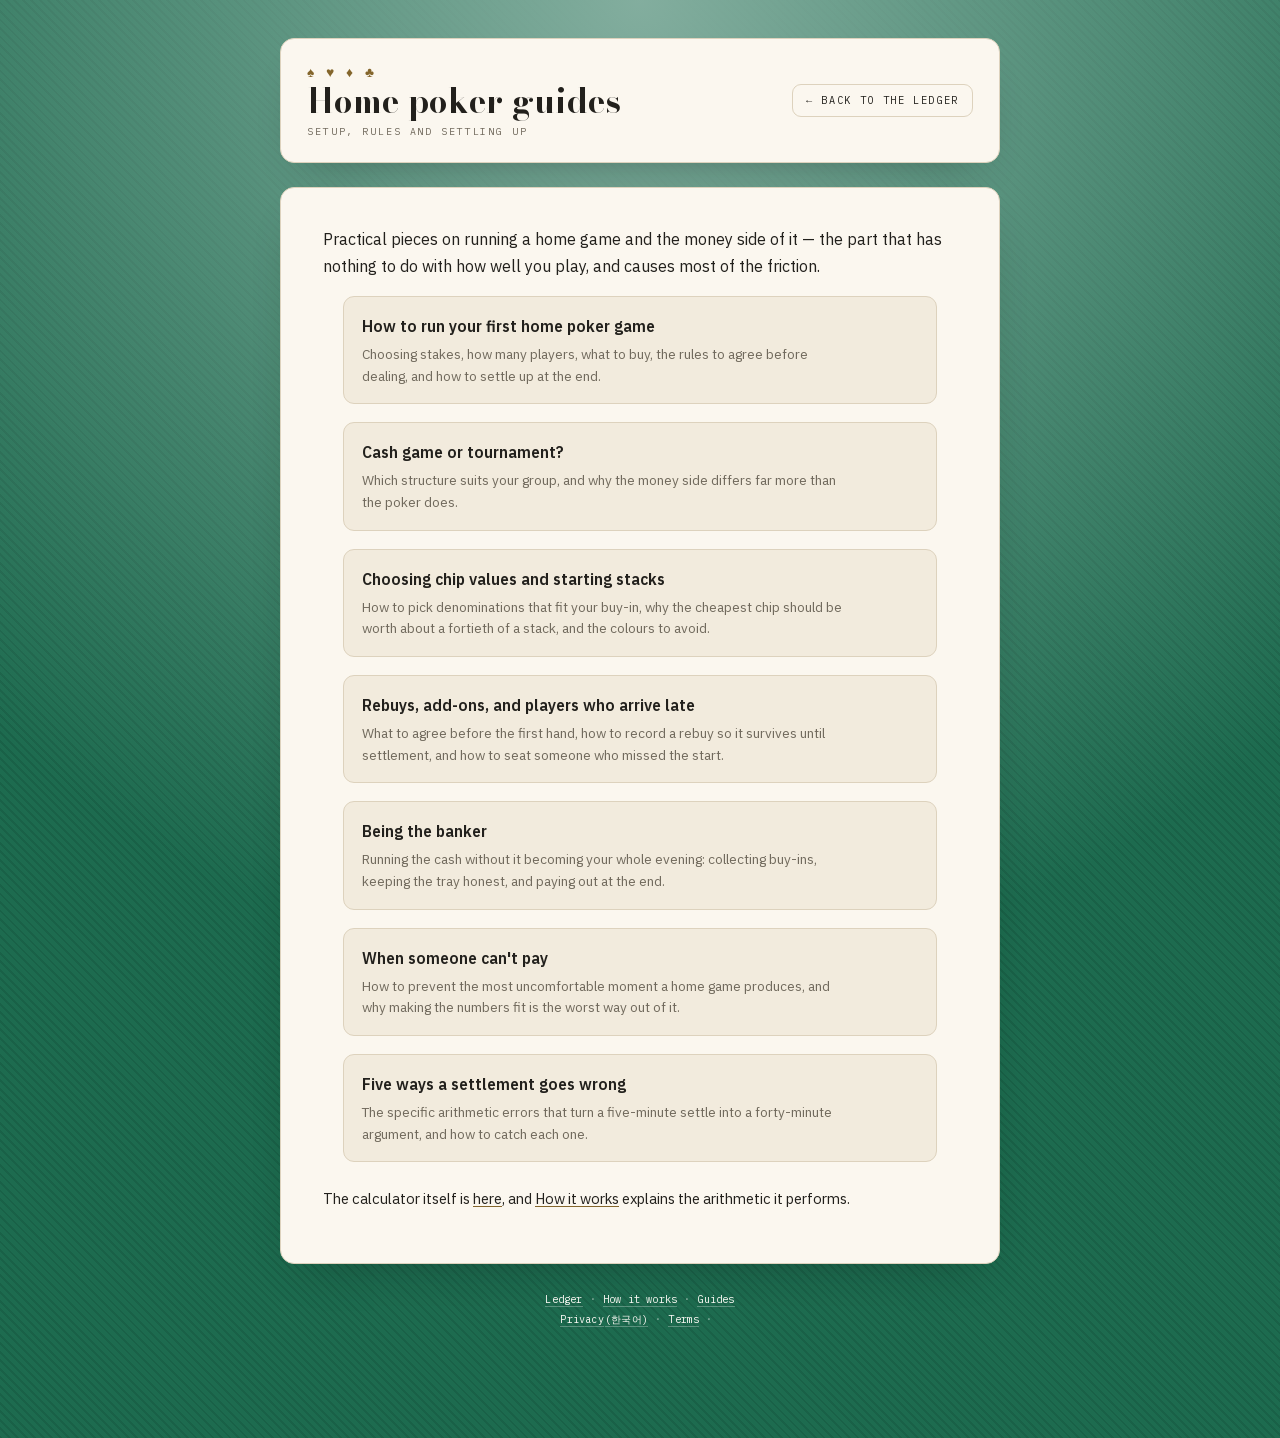
<file: guides/index.html>
<!DOCTYPE html>
<html lang="en">
<head>
<meta charset="UTF-8">
<!-- Partial CSP. script-src is deliberately absent: Google supports only strict
     CSP with per-request nonces for AdSense (a domain allowlist breaks ad serving
     as their domains rotate), and GitHub Pages serves static files and cannot
     generate a nonce per request. frame-ancestors and X-Content-Type-Options are
     header-only and cannot be set from a meta tag at all. What is here is the
     subset that is both enforceable and safe for ads. See docs/launch-runbook.md. -->
<meta http-equiv="Content-Security-Policy" content="object-src 'none'; base-uri 'none'; form-action 'none'; upgrade-insecure-requests">
<meta name="viewport" content="width=device-width, initial-scale=1, viewport-fit=cover">
<title>Home poker guides — setup, rules and settling up</title>
<meta name="description" content="Practical guides to running a home poker game: choosing stakes and chips, rebuy rules, being the banker, and settling up when the count does not balance.">
<meta name="theme-color" content="#14523c">
<meta name="referrer" content="strict-origin-when-cross-origin">
<link rel="canonical" href="https://homepokerledger.com/guides/">
<meta property="og:type" content="article">
<meta property="og:site_name" content="Home Poker Ledger">
<meta property="og:title" content="Home poker guides — setup, rules and settling up">
<meta property="og:description" content="Practical guides to running a home poker game: choosing stakes and chips, rebuy rules, being the banker, and settling up when the count does not balance.">
<meta property="og:url" content="https://homepokerledger.com/guides/">
<meta property="og:image" content="https://homepokerledger.com/og.png">
<meta name="twitter:card" content="summary_large_image">
<link rel="preload" href="../fonts/plex-sans-400-latin.woff2" as="font" type="font/woff2" crossorigin>
<link rel="preload" href="../fonts/bodoni-700-latin.woff2" as="font" type="font/woff2" crossorigin>
<link rel="preload" href="../fonts/plex-mono-400-latin.woff2" as="font" type="font/woff2" crossorigin>
<link rel="icon" href="/favicon.ico" sizes="32x32">
<link rel="icon" type="image/png" sizes="48x48" href="../favicon-48.png">
<link rel="icon" type="image/png" sizes="96x96" href="../favicon-96.png">
<link rel="icon" type="image/png" sizes="192x192" href="../favicon-192.png">
<link rel="icon" type="image/svg+xml" href="../icon.svg">
<link rel="apple-touch-icon" sizes="192x192" href="../favicon-192.png">
<link rel="stylesheet" href="../site.css">
<script>
(function(){try{var s=JSON.parse(localStorage.getItem("poker.ledger.v1")||"null");
if(s&&(s.theme==="dark"||s.theme==="light"))document.documentElement.setAttribute("data-theme",s.theme);}catch(e){}})();
</script>
<script type="application/ld+json">
{
  "@context": "https://schema.org",
  "@type": "CollectionPage",
  "name": "Home poker guides",
  "description": "Practical guides to running a home poker game: choosing stakes and chips, rebuy rules, being the banker, and settling up when the count does not balance.",
  "url": "https://homepokerledger.com/guides/",
  "mainEntityOfPage": {
    "@type": "WebPage",
    "@id": "https://homepokerledger.com/guides/"
  },
  "inLanguage": "en",
  "isPartOf": {
    "@type": "WebSite",
    "name": "Home Poker Ledger",
    "url": "https://homepokerledger.com/"
  },
  "mainEntity": {
    "@type": "ItemList",
    "itemListOrder": "https://schema.org/ItemListUnordered",
    "numberOfItems": 7,
    "itemListElement": [
      {
        "@type": "ListItem",
        "position": 1,
        "url": "https://homepokerledger.com/guides/being-the-banker.html",
        "name": "Being the banker at a home poker game"
      },
      {
        "@type": "ListItem",
        "position": 2,
        "url": "https://homepokerledger.com/guides/cash-game-or-tournament.html",
        "name": "Cash game or tournament"
      },
      {
        "@type": "ListItem",
        "position": 3,
        "url": "https://homepokerledger.com/guides/chip-denominations.html",
        "name": "Poker chip values and starting stacks"
      },
      {
        "@type": "ListItem",
        "position": 4,
        "url": "https://homepokerledger.com/guides/first-home-game.html",
        "name": "How to run your first home poker game"
      },
      {
        "@type": "ListItem",
        "position": 5,
        "url": "https://homepokerledger.com/guides/rebuys-and-late-entries.html",
        "name": "Poker rebuys and late entries"
      },
      {
        "@type": "ListItem",
        "position": 6,
        "url": "https://homepokerledger.com/guides/settlement-mistakes.html",
        "name": "Five ways a poker settlement goes wrong"
      },
      {
        "@type": "ListItem",
        "position": 7,
        "url": "https://homepokerledger.com/guides/when-someone-cannot-pay.html",
        "name": "When someone can't pay"
      }
    ]
  }
}
</script>
<script type="application/ld+json">
{
  "@context": "https://schema.org",
  "@type": "BreadcrumbList",
  "itemListElement": [
    {
      "@type": "ListItem",
      "position": 1,
      "name": "Home Poker Ledger",
      "item": "https://homepokerledger.com/"
    },
    {
      "@type": "ListItem",
      "position": 2,
      "name": "Guides",
      "item": "https://homepokerledger.com/guides/"
    }
  ]
}
</script>
</head>
<body>

<main class="table">

  <header class="rail">
    <div class="brand">
      <div class="suits">&spades; &hearts; &diams; &clubs;</div>
      <h1>Home poker guides</h1>
      <div class="sub">Setup, rules and settling up</div>
    </div>
    <a class="back" href="../">&larr; Back to the ledger</a>
  </header>

  <article class="doc">

    <p class="lede">Practical pieces on running a home game and the money side of it &mdash; the
      part that has nothing to do with how well you play, and causes most of the friction.</p>

    <ul class="cards">
      <li><a href="first-home-game.html"><b>How to run your first home poker game</b>
        <span>Choosing stakes, how many players, what to buy, the rules to agree before
        dealing, and how to settle up at the end.</span></a></li>
      <li><a href="cash-game-or-tournament.html"><b>Cash game or tournament?</b>
        <span>Which structure suits your group, and why the money side differs far more
        than the poker does.</span></a></li>
      <li><a href="chip-denominations.html"><b>Choosing chip values and starting stacks</b>
        <span>How to pick denominations that fit your buy-in, why the cheapest chip should
        be worth about a fortieth of a stack, and the colours to avoid.</span></a></li>
      <li><a href="rebuys-and-late-entries.html"><b>Rebuys, add-ons, and players who arrive late</b>
        <span>What to agree before the first hand, how to record a rebuy so it survives
        until settlement, and how to seat someone who missed the start.</span></a></li>
      <li><a href="being-the-banker.html"><b>Being the banker</b>
        <span>Running the cash without it becoming your whole evening: collecting buy-ins,
        keeping the tray honest, and paying out at the end.</span></a></li>
      <li><a href="when-someone-cannot-pay.html"><b>When someone can't pay</b>
        <span>How to prevent the most uncomfortable moment a home game produces, and
        why making the numbers fit is the worst way out of it.</span></a></li>
      <li><a href="settlement-mistakes.html"><b>Five ways a settlement goes wrong</b>
        <span>The specific arithmetic errors that turn a five-minute settle into a
        forty-minute argument, and how to catch each one.</span></a></li>
    </ul>

    <p>The calculator itself is <a href="../">here</a>, and
      <a href="../how-it-works.html">How it works</a> explains the arithmetic it performs.</p>

  </article>

  <footer class="foot">
    <a href="../">Ledger</a><span class="sep">&middot;</span><a href="../how-it-works.html">How it works</a><span class="sep">&middot;</span><a href="../guides/">Guides</a><br><a href="../privacy.html" hreflang="en">Privacy</a>&#8202;<a href="../privacy-ko.html" lang="ko" hreflang="ko" aria-label="개인정보처리방침 — the privacy policy in Korean">(한국어)</a><span class="sep">&middot;</span><a href="../terms.html">Terms</a><span class="sep">&middot;</span><a href="#" data-consent-reopen hidden>Cookie settings</a>
  </footer>

</main>

<script src="../consent.js" defer></script>

</body>
</html>
</file>
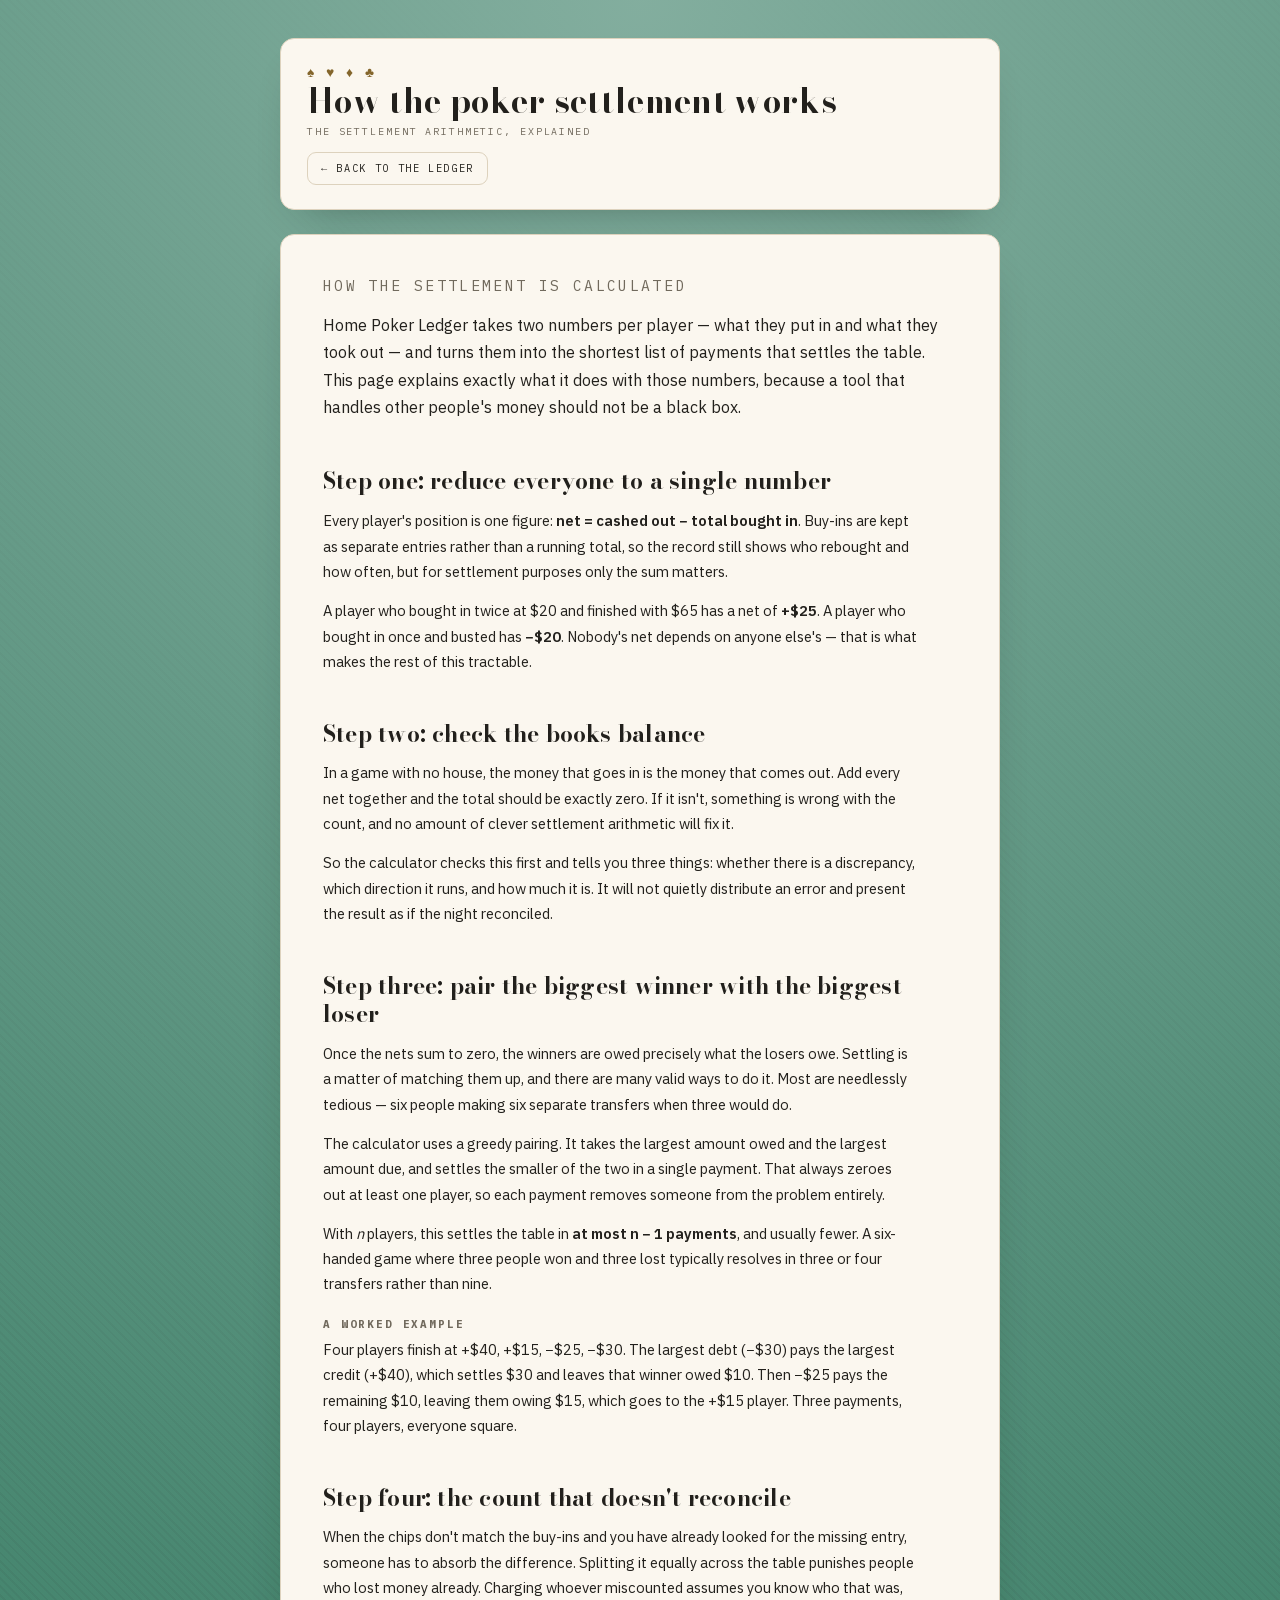
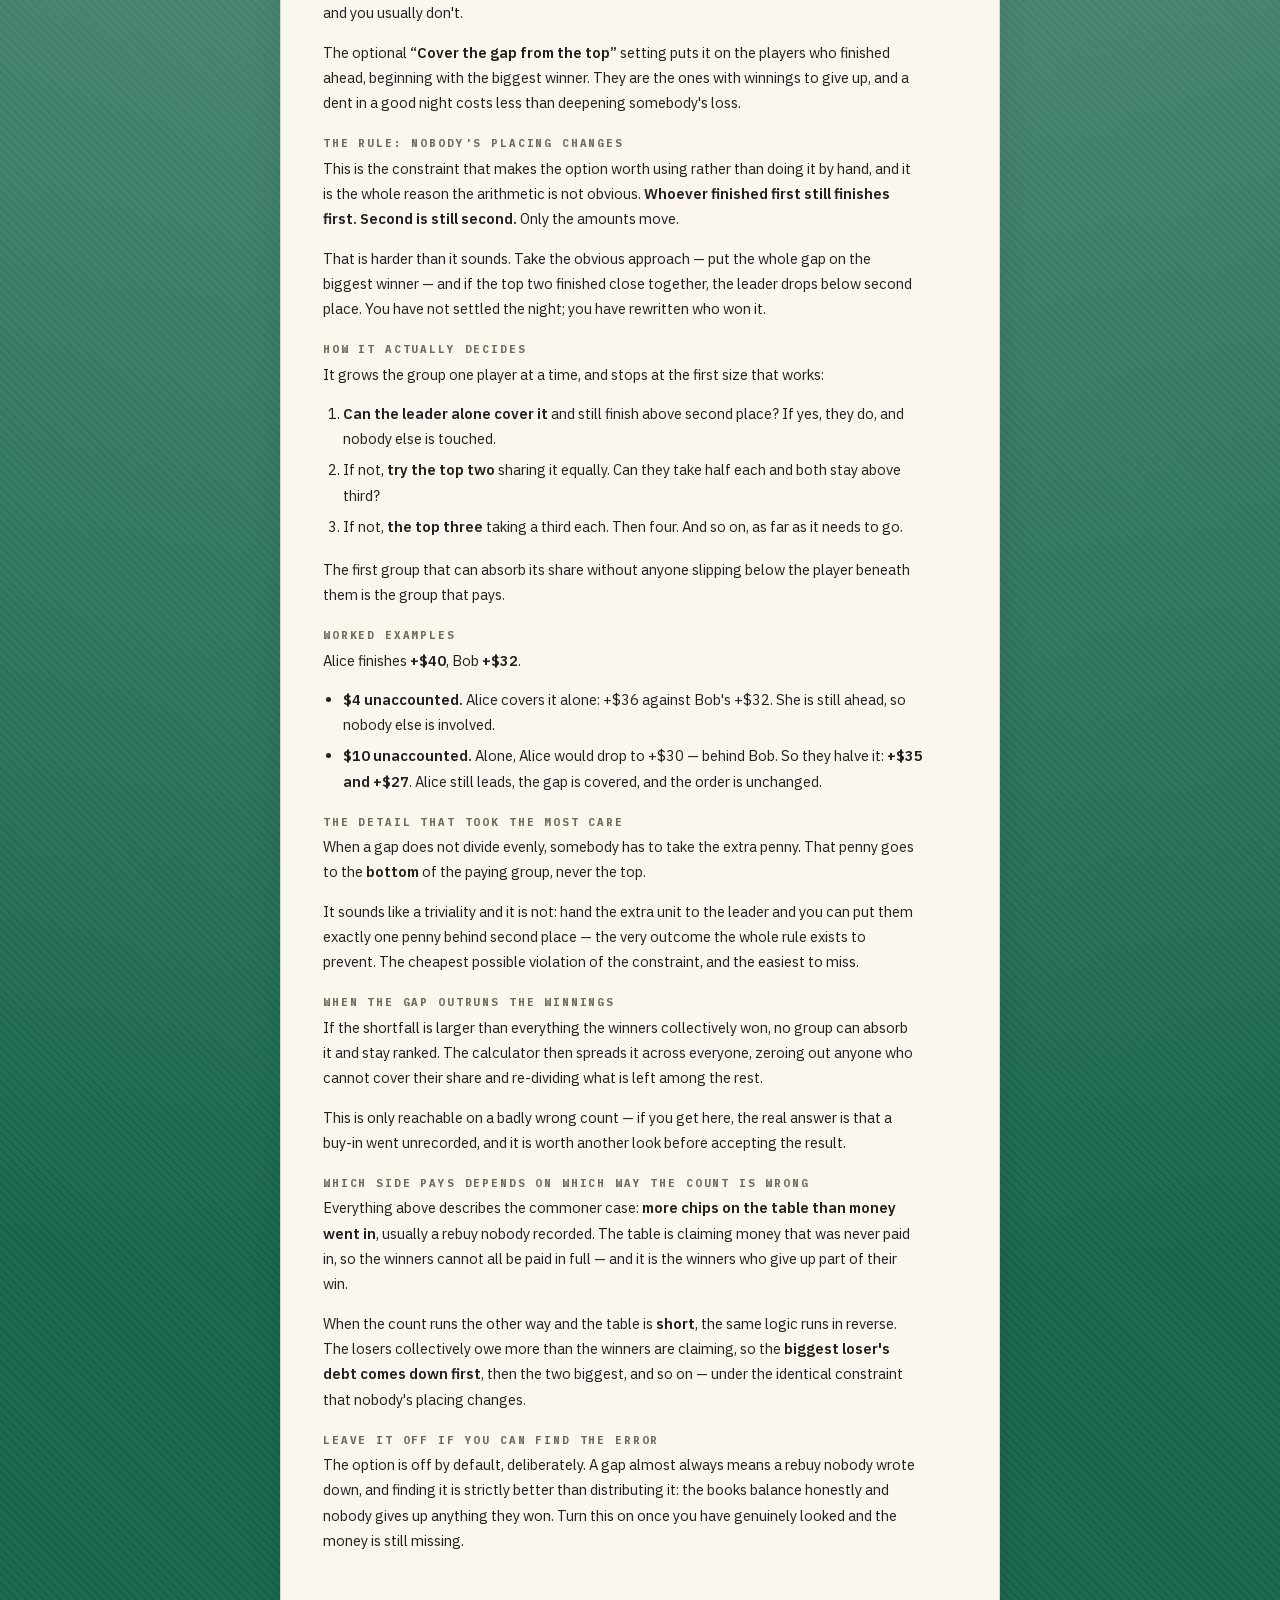
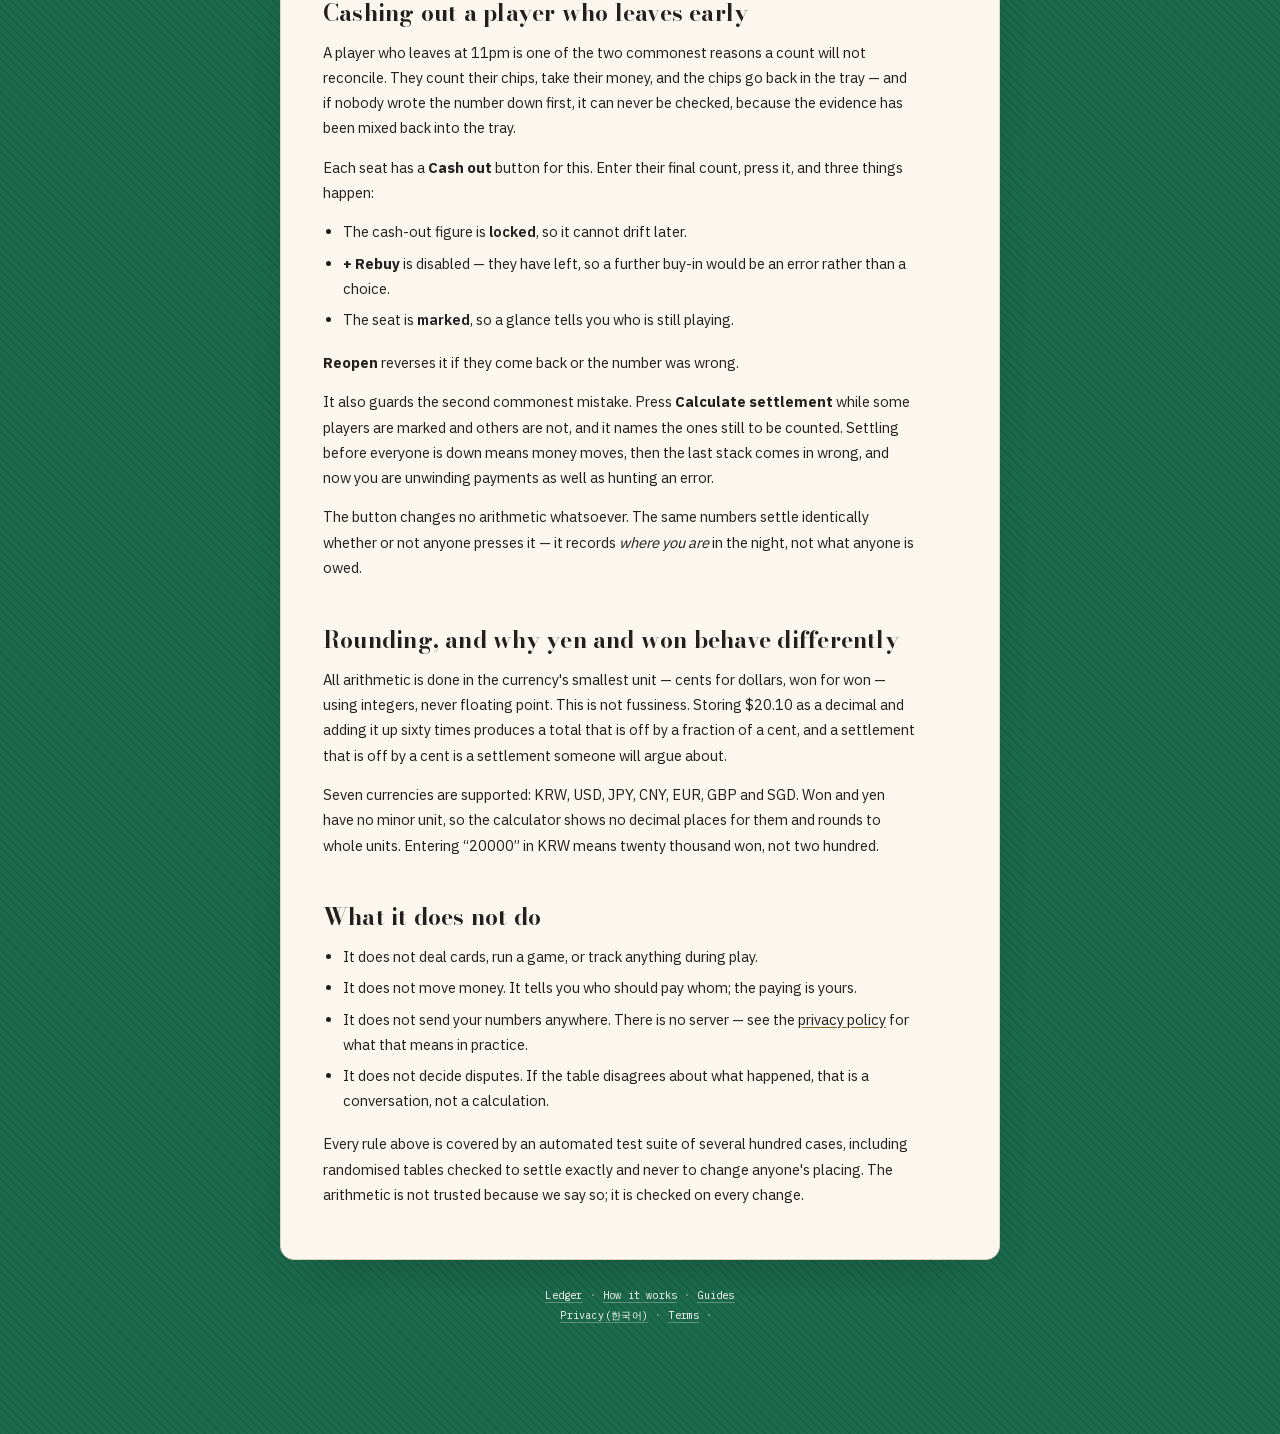
<file: how-it-works.html>
<!DOCTYPE html>
<html lang="en">
<head>
<meta charset="UTF-8">
<!-- Partial CSP. script-src is deliberately absent: Google supports only strict
     CSP with per-request nonces for AdSense (a domain allowlist breaks ad serving
     as their domains rotate), and GitHub Pages serves static files and cannot
     generate a nonce per request. frame-ancestors and X-Content-Type-Options are
     header-only and cannot be set from a meta tag at all. What is here is the
     subset that is both enforceable and safe for ads. See docs/launch-runbook.md. -->
<meta http-equiv="Content-Security-Policy" content="object-src 'none'; base-uri 'none'; form-action 'none'; upgrade-insecure-requests">
<meta name="viewport" content="width=device-width, initial-scale=1, viewport-fit=cover">
<title>How Home Poker Ledger works — the settlement arithmetic</title>
<meta name="description" content="How the calculator turns buy-ins and cash-outs into the shortest list of payments: net positions, greedy pairing, the gap-covering rule, and integer money.">
<meta name="theme-color" content="#14523c">
<meta name="referrer" content="strict-origin-when-cross-origin">
<link rel="canonical" href="https://homepokerledger.com/how-it-works.html">
<meta property="og:type" content="article">
<meta property="og:site_name" content="Home Poker Ledger">
<meta property="og:title" content="How Home Poker Ledger works — the settlement arithmetic">
<meta property="og:description" content="How the calculator turns buy-ins and cash-outs into the shortest list of payments: net positions, greedy pairing, the gap-covering rule, and integer money.">
<meta property="og:url" content="https://homepokerledger.com/how-it-works.html">
<meta property="og:image" content="https://homepokerledger.com/og.png">
<meta name="twitter:card" content="summary_large_image">
<link rel="preload" href="fonts/plex-sans-400-latin.woff2" as="font" type="font/woff2" crossorigin>
<link rel="preload" href="fonts/bodoni-700-latin.woff2" as="font" type="font/woff2" crossorigin>
<link rel="preload" href="fonts/plex-mono-400-latin.woff2" as="font" type="font/woff2" crossorigin>
<link rel="icon" href="/favicon.ico" sizes="32x32">
<link rel="icon" type="image/png" sizes="48x48" href="favicon-48.png">
<link rel="icon" type="image/png" sizes="96x96" href="favicon-96.png">
<link rel="icon" type="image/png" sizes="192x192" href="favicon-192.png">
<link rel="icon" type="image/svg+xml" href="icon.svg">
<link rel="apple-touch-icon" sizes="192x192" href="favicon-192.png">
<link rel="stylesheet" href="site.css">
<script>
(function(){try{var s=JSON.parse(localStorage.getItem("poker.ledger.v1")||"null");
if(s&&(s.theme==="dark"||s.theme==="light"))document.documentElement.setAttribute("data-theme",s.theme);}catch(e){}})();
</script>
<script type="application/ld+json">
{
  "@context": "https://schema.org",
  "@type": "Article",
  "headline": "How the poker settlement works",
  "description": "How the calculator turns buy-ins and cash-outs into the shortest list of payments: net positions, greedy pairing, the gap-covering rule, and integer money.",
  "mainEntityOfPage": {
    "@type": "WebPage",
    "@id": "https://homepokerledger.com/how-it-works.html"
  },
  "url": "https://homepokerledger.com/how-it-works.html",
  "image": {
    "@type": "ImageObject",
    "url": "https://homepokerledger.com/og.png",
    "width": 1200,
    "height": 630
  },
  "datePublished": "2026-09-05T14:46:25+09:00",
  "dateModified": "2026-09-08T16:28:21+09:00",
  "author": {
    "@type": "Organization",
    "name": "Home Poker Ledger",
    "url": "https://homepokerledger.com/"
  },
  "publisher": {
    "@type": "Organization",
    "name": "Home Poker Ledger",
    "url": "https://homepokerledger.com/",
    "logo": {
      "@type": "ImageObject",
      "url": "https://homepokerledger.com/favicon-512.png",
      "width": 512,
      "height": 512
    }
  },
  "inLanguage": "en",
  "isAccessibleForFree": true
}
</script>
<script type="application/ld+json">
{
  "@context": "https://schema.org",
  "@type": "BreadcrumbList",
  "itemListElement": [
    {
      "@type": "ListItem",
      "position": 1,
      "name": "Home Poker Ledger",
      "item": "https://homepokerledger.com/"
    },
    {
      "@type": "ListItem",
      "position": 2,
      "name": "How the poker settlement works",
      "item": "https://homepokerledger.com/how-it-works.html"
    }
  ]
}
</script>
</head>
<body>

<main class="table">

  <header class="rail">
    <div class="brand">
      <div class="suits">&spades; &hearts; &diams; &clubs;</div>
      <h1>How the poker settlement works</h1>
      <div class="sub">The settlement arithmetic, explained</div>
    </div>
    <a class="back" href="">&larr; Back to the ledger</a>
  </header>

  <article class="doc">

    <p class="updated">How the settlement is calculated</p>

    <p class="lede">Home Poker Ledger takes two numbers per player &mdash; what they put in and
      what they took out &mdash; and turns them into the shortest list of payments that
      settles the table. This page explains exactly what it does with those numbers,
      because a tool that handles other people's money should not be a black box.</p>

    <h2>Step one: reduce everyone to a single number</h2>
    <p>Every player's position is one figure: <strong>net = cashed out &minus; total bought
      in</strong>. Buy-ins are kept as separate entries rather than a running total, so the
      record still shows who rebought and how often, but for settlement purposes only the
      sum matters.</p>
    <p>A player who bought in twice at $20 and finished with $65 has a net of
      <strong>+$25</strong>. A player who bought in once and busted has <strong>&minus;$20</strong>.
      Nobody's net depends on anyone else's &mdash; that is what makes the rest of this
      tractable.</p>

    <h2>Step two: check the books balance</h2>
    <p>In a game with no house, the money that goes in is the money that comes out. Add
      every net together and the total should be exactly zero. If it isn't, something is
      wrong with the count, and no amount of clever settlement arithmetic will fix it.</p>
    <p>So the calculator checks this first and tells you three things: whether there is a
      discrepancy, which direction it runs, and how much it is. It will not quietly
      distribute an error and present the result as if the night reconciled.</p>

    <h2>Step three: pair the biggest winner with the biggest loser</h2>
    <p>Once the nets sum to zero, the winners are owed precisely what the losers owe.
      Settling is a matter of matching them up, and there are many valid ways to do it.
      Most are needlessly tedious &mdash; six people making six separate transfers when
      three would do.</p>
    <p>The calculator uses a greedy pairing. It takes the largest amount owed and the
      largest amount due, and settles the smaller of the two in a single payment. That
      always zeroes out at least one player, so each payment removes someone from the
      problem entirely.</p>
    <p>With <em>n</em> players, this settles the table in <strong>at most n &minus; 1
      payments</strong>, and usually fewer. A six-handed game where three people won and
      three lost typically resolves in three or four transfers rather than nine.</p>

    <h3>A worked example</h3>
    <p>Four players finish at +$40, +$15, &minus;$25, &minus;$30. The largest debt
      (&minus;$30) pays the largest credit (+$40), which settles $30 and leaves that
      winner owed $10. Then &minus;$25 pays the remaining $10, leaving them owing $15,
      which goes to the +$15 player. Three payments, four players, everyone square.</p>

    <h2>Step four: the count that doesn't reconcile</h2>
    <p>When the chips don't match the buy-ins and you have already looked for the
      missing entry, someone has to absorb the difference. Splitting it equally across
      the table punishes people who lost money already. Charging whoever miscounted
      assumes you know who that was, and you usually don't.</p>
    <p>The optional <strong>&ldquo;Cover the gap from the top&rdquo;</strong> setting
      puts it on the players who finished ahead, beginning with the biggest winner. They
      are the ones with winnings to give up, and a dent in a good night costs less than
      deepening somebody's loss.</p>

    <h3>The rule: nobody's placing changes</h3>
    <p>This is the constraint that makes the option worth using rather than doing it by
      hand, and it is the whole reason the arithmetic is not obvious. <strong>Whoever
      finished first still finishes first. Second is still second.</strong> Only the
      amounts move.</p>
    <p>That is harder than it sounds. Take the obvious approach &mdash; put the whole gap
      on the biggest winner &mdash; and if the top two finished close together, the
      leader drops below second place. You have not settled the night; you have rewritten
      who won it.</p>

    <h3>How it actually decides</h3>
    <p>It grows the group one player at a time, and stops at the first size that works:</p>
    <ol>
      <li><strong>Can the leader alone cover it</strong> and still finish above second
        place? If yes, they do, and nobody else is touched.</li>
      <li>If not, <strong>try the top two</strong> sharing it equally. Can they take half
        each and both stay above third?</li>
      <li>If not, <strong>the top three</strong> taking a third each. Then four. And so
        on, as far as it needs to go.</li>
    </ol>
    <p>The first group that can absorb its share without anyone slipping below the player
      beneath them is the group that pays.</p>

    <h3>Worked examples</h3>
    <p>Alice finishes <strong>+$40</strong>, Bob <strong>+$32</strong>.</p>
    <ul>
      <li><strong>$4 unaccounted.</strong> Alice covers it alone: +$36 against Bob's
        +$32. She is still ahead, so nobody else is involved.</li>
      <li><strong>$10 unaccounted.</strong> Alone, Alice would drop to +$30 &mdash;
        behind Bob. So they halve it: <strong>+$35 and +$27</strong>. Alice still leads,
        the gap is covered, and the order is unchanged.</li>
    </ul>

    <h3>The detail that took the most care</h3>
    <p>When a gap does not divide evenly, somebody has to take the extra penny. That
      penny goes to the <strong>bottom</strong> of the paying group, never the top.</p>
    <p>It sounds like a triviality and it is not: hand the extra unit to the leader and
      you can put them exactly one penny behind second place &mdash; the very outcome the
      whole rule exists to prevent. The cheapest possible violation of the constraint,
      and the easiest to miss.</p>

    <h3>When the gap outruns the winnings</h3>
    <p>If the shortfall is larger than everything the winners collectively won, no group
      can absorb it and stay ranked. The calculator then spreads it across everyone,
      zeroing out anyone who cannot cover their share and re-dividing what is left among
      the rest.</p>
    <p>This is only reachable on a badly wrong count &mdash; if you get here, the real
      answer is that a buy-in went unrecorded, and it is worth another look before
      accepting the result.</p>

    <h3>Which side pays depends on which way the count is wrong</h3>
    <p>Everything above describes the commoner case: <strong>more chips on the table
      than money went in</strong>, usually a rebuy nobody recorded. The table is claiming
      money that was never paid in, so the winners cannot all be paid in full &mdash; and
      it is the winners who give up part of their win.</p>
    <p>When the count runs the other way and the table is <strong>short</strong>, the
      same logic runs in reverse. The losers collectively owe more than the winners are
      claiming, so the <strong>biggest loser's debt comes down first</strong>, then the
      two biggest, and so on &mdash; under the identical constraint that nobody's placing
      changes.</p>

    <h3>Leave it off if you can find the error</h3>
    <p>The option is off by default, deliberately. A gap almost always means a rebuy
      nobody wrote down, and finding it is strictly better than distributing it: the
      books balance honestly and nobody gives up anything they won. Turn this on once you
      have genuinely looked and the money is still missing.</p>

    <h2>Cashing out a player who leaves early</h2>
    <p>A player who leaves at 11pm is one of the two commonest reasons a count will not
      reconcile. They count their chips, take their money, and the chips go back in the
      tray &mdash; and if nobody wrote the number down first, it can never be checked,
      because the evidence has been mixed back into the tray.</p>
    <p>Each seat has a <b>Cash out</b> button for this. Enter their final count, press
      it, and three things happen:</p>
    <ul>
      <li>The cash-out figure is <strong>locked</strong>, so it cannot drift later.</li>
      <li><b>+ Rebuy</b> is disabled &mdash; they have left, so a further buy-in would be
        an error rather than a choice.</li>
      <li>The seat is <strong>marked</strong>, so a glance tells you who is still playing.</li>
    </ul>
    <p><b>Reopen</b> reverses it if they come back or the number was wrong.</p>
    <p>It also guards the second commonest mistake. Press <b>Calculate settlement</b>
      while some players are marked and others are not, and it names the ones still to
      be counted. Settling before everyone is down means money moves, then the last
      stack comes in wrong, and now you are unwinding payments as well as hunting an
      error.</p>
    <p>The button changes no arithmetic whatsoever. The same numbers settle identically
      whether or not anyone presses it &mdash; it records <em>where you are</em> in the
      night, not what anyone is owed.</p>

    <h2>Rounding, and why yen and won behave differently</h2>
    <p>All arithmetic is done in the currency's smallest unit &mdash; cents for dollars,
      won for won &mdash; using integers, never floating point. This is not fussiness.
      Storing $20.10 as a decimal and adding it up sixty times produces a total that is
      off by a fraction of a cent, and a settlement that is off by a cent is a settlement
      someone will argue about.</p>
    <p>Seven currencies are supported: KRW, USD, JPY, CNY, EUR, GBP and SGD. Won and yen
      have no minor unit, so the calculator shows no decimal places for them and rounds to
      whole units. Entering &ldquo;20000&rdquo; in KRW means twenty thousand won, not two
      hundred.</p>

    <h2>What it does not do</h2>
    <ul>
      <li>It does not deal cards, run a game, or track anything during play.</li>
      <li>It does not move money. It tells you who should pay whom; the paying is yours.</li>
      <li>It does not send your numbers anywhere. There is no server &mdash; see the
        <a href="privacy.html">privacy policy</a> for what that means in practice.</li>
      <li>It does not decide disputes. If the table disagrees about what happened, that
        is a conversation, not a calculation.</li>
    </ul>

    <p>Every rule above is covered by an automated test suite of several hundred cases,
      including randomised tables checked to settle exactly and never to change anyone's
      placing. The arithmetic is not trusted because we say so; it is checked on every
      change.</p>

  </article>

  <footer class="foot">
    <a href="">Ledger</a><span class="sep">&middot;</span><a href="how-it-works.html">How it works</a><span class="sep">&middot;</span><a href="guides/">Guides</a><br><a href="privacy.html" hreflang="en">Privacy</a>&#8202;<a href="privacy-ko.html" lang="ko" hreflang="ko" aria-label="개인정보처리방침 — the privacy policy in Korean">(한국어)</a><span class="sep">&middot;</span><a href="terms.html">Terms</a><span class="sep">&middot;</span><a href="#" data-consent-reopen hidden>Cookie settings</a>
  </footer>

</main>

<script src="consent.js" defer></script>

</body>
</html>
</file>
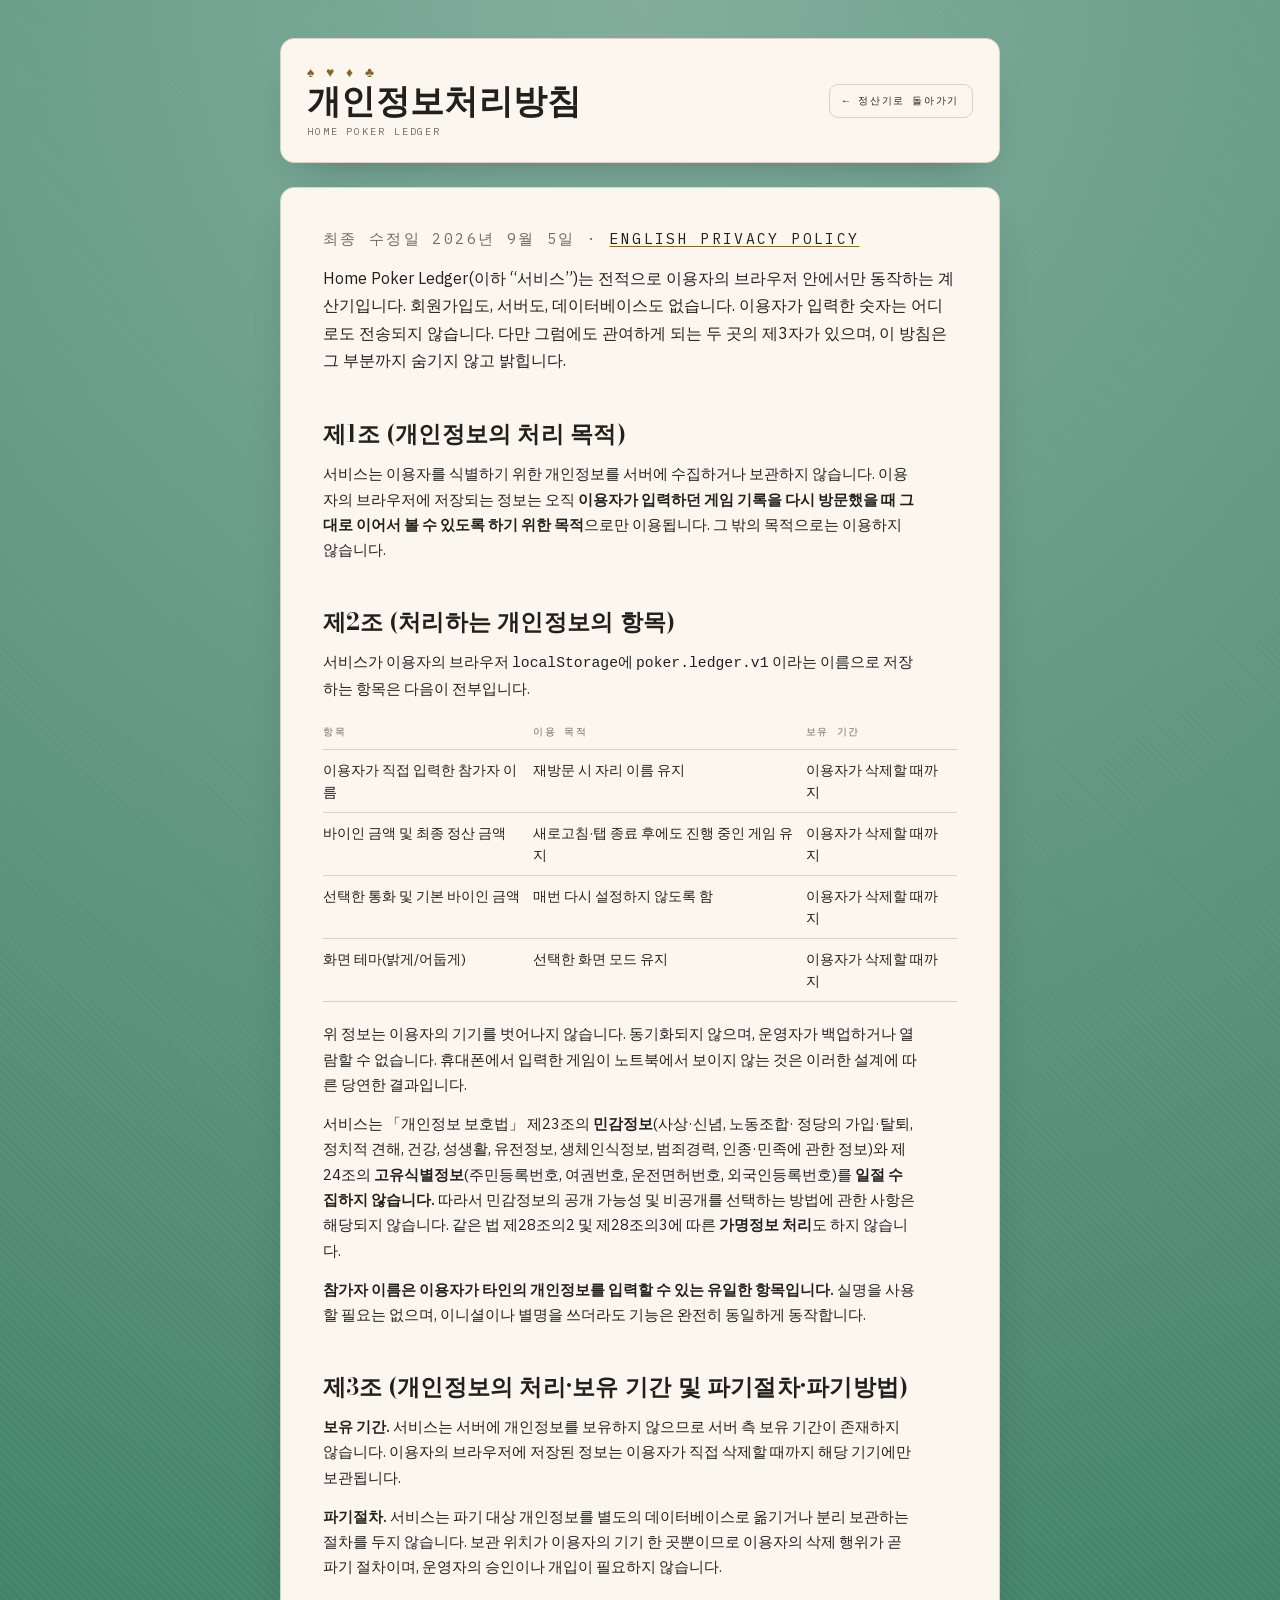
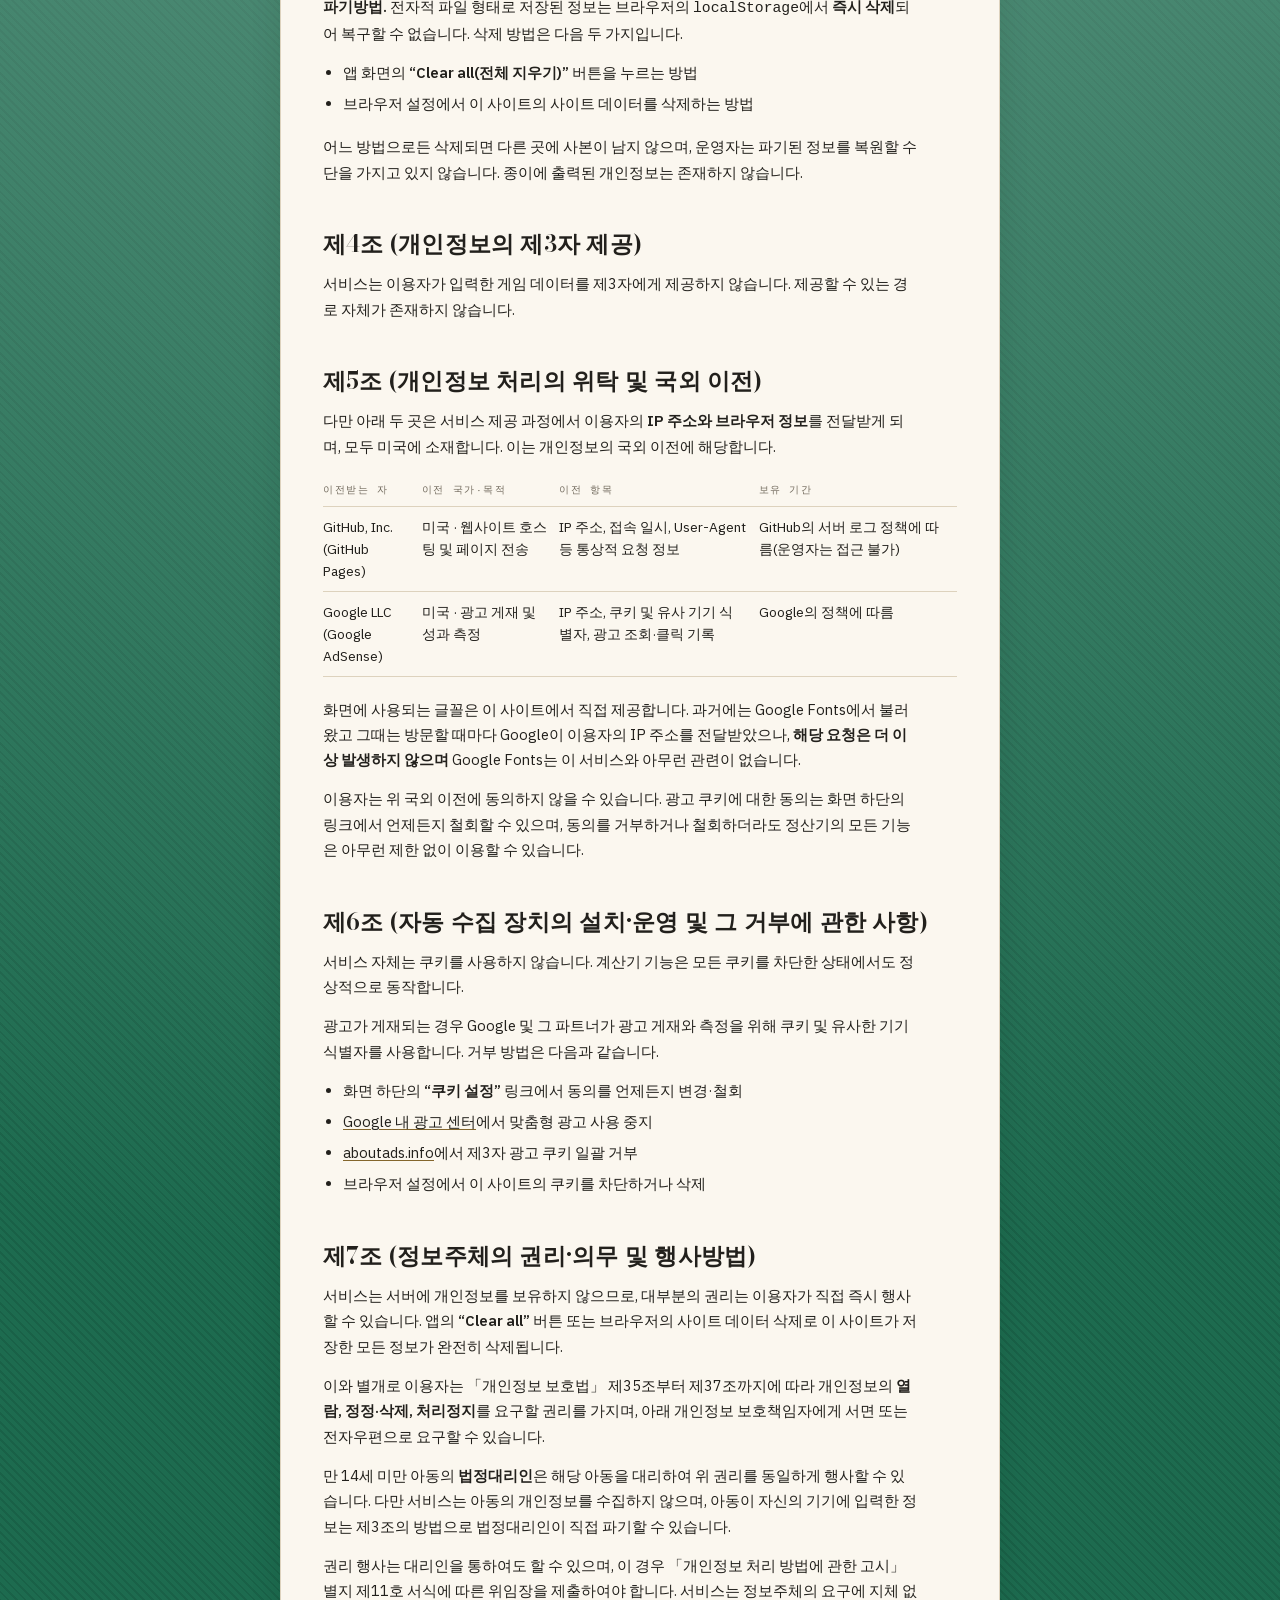
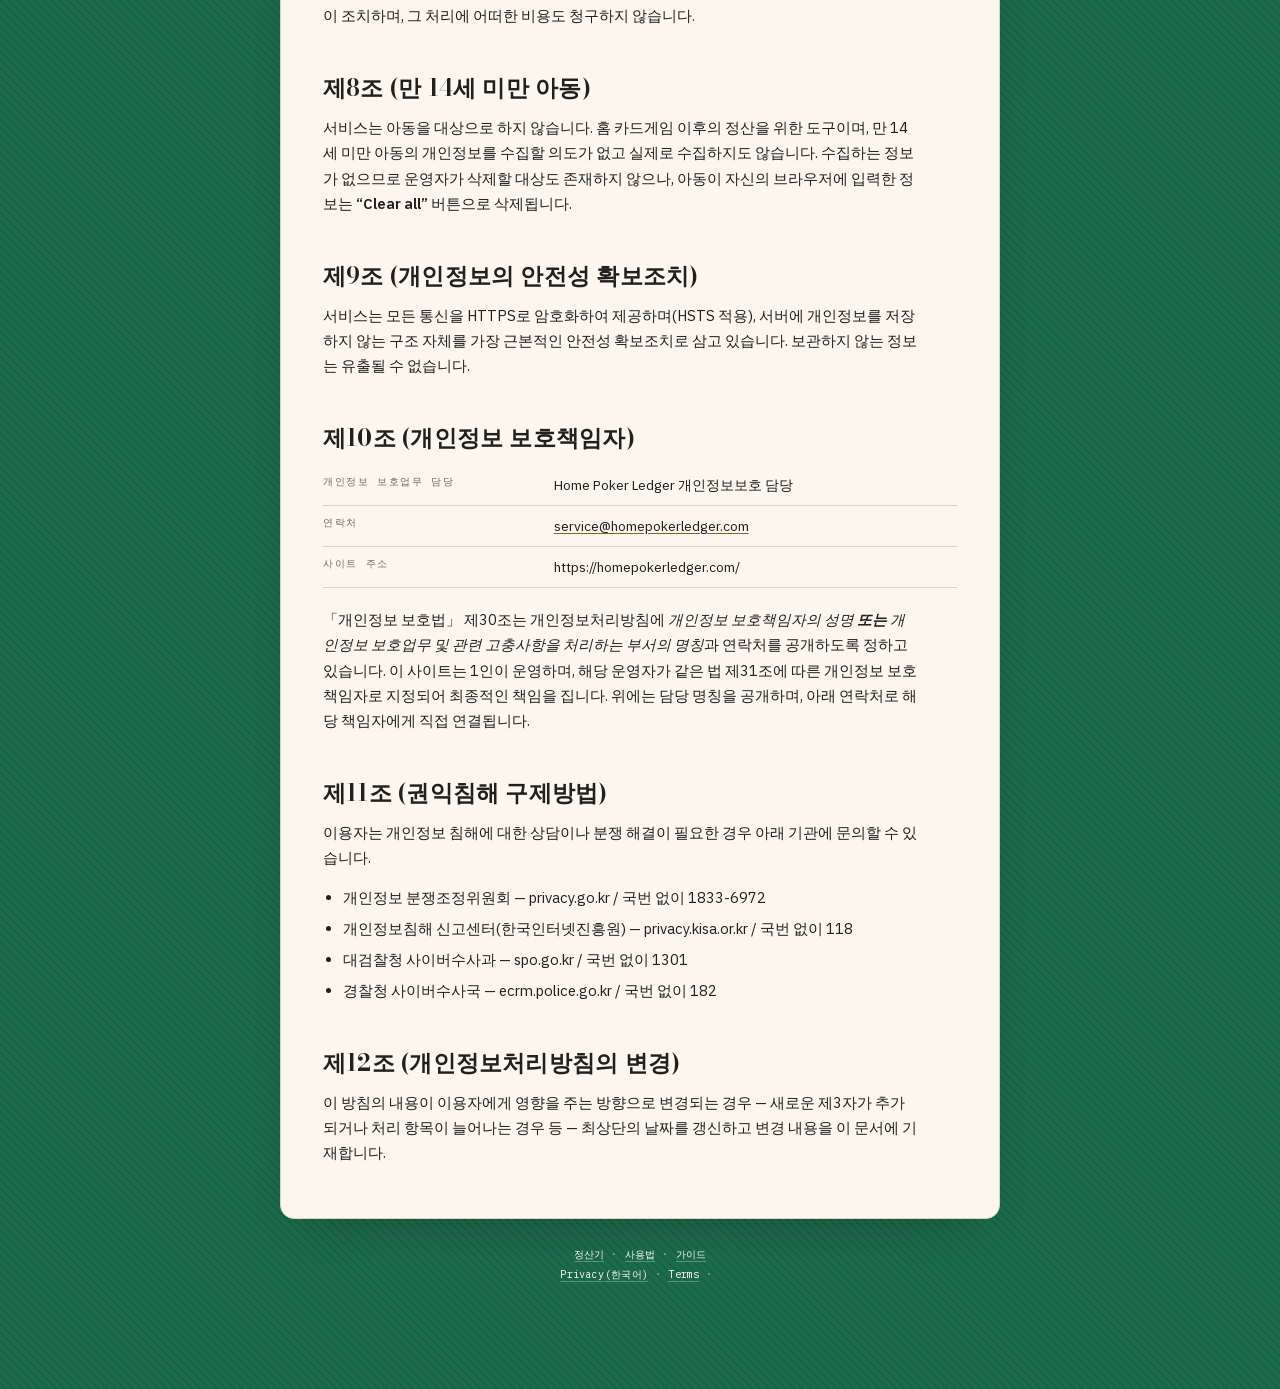
<file: privacy-ko.html>
<!DOCTYPE html>
<html lang="ko">
<head>
<meta charset="UTF-8">
<!-- Partial CSP. script-src is deliberately absent: Google supports only strict
     CSP with per-request nonces for AdSense (a domain allowlist breaks ad serving
     as their domains rotate), and GitHub Pages serves static files and cannot
     generate a nonce per request. frame-ancestors and X-Content-Type-Options are
     header-only and cannot be set from a meta tag at all. What is here is the
     subset that is both enforceable and safe for ads. See docs/launch-runbook.md. -->
<meta http-equiv="Content-Security-Policy" content="object-src 'none'; base-uri 'none'; form-action 'none'; upgrade-insecure-requests">
<meta name="viewport" content="width=device-width, initial-scale=1, viewport-fit=cover">
<title>개인정보처리방침 — Home Poker Ledger</title>
<meta name="description" content="Home Poker Ledger가 저장하는 정보와 저장하지 않는 정보, 관여하는 두 곳의 제3자, 그리고 「개인정보 보호법」에 따른 이용자의 권리를 정리한 개인정보처리방침입니다.">
<meta name="theme-color" content="#14523c">
<meta name="referrer" content="strict-origin-when-cross-origin">
<link rel="canonical" href="https://homepokerledger.com/privacy-ko.html">
<link rel="alternate" hreflang="en" href="https://homepokerledger.com/privacy.html">
<link rel="alternate" hreflang="ko" href="https://homepokerledger.com/privacy-ko.html">
<link rel="preload" href="fonts/plex-sans-400-latin.woff2" as="font" type="font/woff2" crossorigin>
<link rel="preload" href="fonts/bodoni-700-latin.woff2" as="font" type="font/woff2" crossorigin>
<link rel="preload" href="fonts/plex-mono-400-latin.woff2" as="font" type="font/woff2" crossorigin>
<link rel="icon" href="/favicon.ico" sizes="32x32">
<link rel="icon" type="image/png" sizes="48x48" href="favicon-48.png">
<link rel="icon" type="image/png" sizes="96x96" href="favicon-96.png">
<link rel="icon" type="image/png" sizes="192x192" href="favicon-192.png">
<link rel="icon" type="image/svg+xml" href="icon.svg">
<link rel="apple-touch-icon" sizes="192x192" href="favicon-192.png">
<link rel="stylesheet" href="site.css">
<script>
(function(){try{var s=JSON.parse(localStorage.getItem("poker.ledger.v1")||"null");
if(s&&(s.theme==="dark"||s.theme==="light"))document.documentElement.setAttribute("data-theme",s.theme);}catch(e){}})();
</script>
</head>
<body>

<main class="table">

  <header class="rail">
    <div class="brand">
      <div class="suits">&spades; &hearts; &diams; &clubs;</div>
      <h1>개인정보처리방침</h1>
      <div class="sub">Home Poker Ledger</div>
    </div>
    <a class="back" href="./">&larr; 정산기로 돌아가기</a>
  </header>

  <article class="doc">

    <p class="updated">최종 수정일 2026년 9월 5일 &middot; <a href="privacy.html">English privacy policy</a></p>

    <p class="lede">Home Poker Ledger(이하 &ldquo;서비스&rdquo;)는 전적으로 이용자의 브라우저
      안에서만 동작하는 계산기입니다. 회원가입도, 서버도, 데이터베이스도 없습니다.
      이용자가 입력한 숫자는 어디로도 전송되지 않습니다. 다만 그럼에도 관여하게 되는
      두 곳의 제3자가 있으며, 이 방침은 그 부분까지 숨기지 않고 밝힙니다.</p>

    <h2>제1조 (개인정보의 처리 목적)</h2>
    <p>서비스는 이용자를 식별하기 위한 개인정보를 서버에 수집하거나 보관하지 않습니다.
      이용자의 브라우저에 저장되는 정보는 오직 <strong>이용자가 입력하던 게임 기록을
      다시 방문했을 때 그대로 이어서 볼 수 있도록 하기 위한 목적</strong>으로만
      이용됩니다. 그 밖의 목적으로는 이용하지 않습니다.</p>

    <h2>제2조 (처리하는 개인정보의 항목)</h2>
    <p>서비스가 이용자의 브라우저 <code>localStorage</code>에 <code>poker.ledger.v1</code>
      이라는 이름으로 저장하는 항목은 다음이 전부입니다.</p>
    <div class="table-scroll">
      <table>
        <thead><tr><th>항목</th><th>이용 목적</th><th>보유 기간</th></tr></thead>
        <tbody>
          <tr><td>이용자가 직접 입력한 참가자 이름</td><td>재방문 시 자리 이름 유지</td><td>이용자가 삭제할 때까지</td></tr>
          <tr><td>바이인 금액 및 최종 정산 금액</td><td>새로고침·탭 종료 후에도 진행 중인 게임 유지</td><td>이용자가 삭제할 때까지</td></tr>
          <tr><td>선택한 통화 및 기본 바이인 금액</td><td>매번 다시 설정하지 않도록 함</td><td>이용자가 삭제할 때까지</td></tr>
          <tr><td>화면 테마(밝게/어둡게)</td><td>선택한 화면 모드 유지</td><td>이용자가 삭제할 때까지</td></tr>
        </tbody>
      </table>
    </div>
    <p>위 정보는 이용자의 기기를 벗어나지 않습니다. 동기화되지 않으며, 운영자가
      백업하거나 열람할 수 없습니다. 휴대폰에서 입력한 게임이 노트북에서 보이지 않는
      것은 이러한 설계에 따른 당연한 결과입니다.</p>
    <p>서비스는 「개인정보 보호법」 제23조의 <strong>민감정보</strong>(사상·신념, 노동조합·
      정당의 가입·탈퇴, 정치적 견해, 건강, 성생활, 유전정보, 생체인식정보, 범죄경력,
      인종·민족에 관한 정보)와 제24조의 <strong>고유식별정보</strong>(주민등록번호, 여권번호,
      운전면허번호, 외국인등록번호)를 <strong>일절 수집하지 않습니다.</strong> 따라서
      민감정보의 공개 가능성 및 비공개를 선택하는 방법에 관한 사항은 해당되지 않습니다.
      같은 법 제28조의2 및 제28조의3에 따른 <strong>가명정보 처리</strong>도 하지 않습니다.</p>
    <p><strong>참가자 이름은 이용자가 타인의 개인정보를 입력할 수 있는 유일한
      항목입니다.</strong> 실명을 사용할 필요는 없으며, 이니셜이나 별명을 쓰더라도 기능은
      완전히 동일하게 동작합니다.</p>

    <h2>제3조 (개인정보의 처리·보유 기간 및 파기절차·파기방법)</h2>
    <p><strong>보유 기간.</strong> 서비스는 서버에 개인정보를 보유하지 않으므로 서버 측
      보유 기간이 존재하지 않습니다. 이용자의 브라우저에 저장된 정보는 이용자가 직접
      삭제할 때까지 해당 기기에만 보관됩니다.</p>
    <p><strong>파기절차.</strong> 서비스는 파기 대상 개인정보를 별도의 데이터베이스로
      옮기거나 분리 보관하는 절차를 두지 않습니다. 보관 위치가 이용자의 기기 한 곳뿐이므로
      이용자의 삭제 행위가 곧 파기 절차이며, 운영자의 승인이나 개입이 필요하지 않습니다.</p>
    <p><strong>파기방법.</strong> 전자적 파일 형태로 저장된 정보는 브라우저의
      <code>localStorage</code>에서 <strong>즉시 삭제</strong>되어 복구할 수 없습니다.
      삭제 방법은 다음 두 가지입니다.</p>
    <ul>
      <li>앱 화면의 <strong>&ldquo;Clear all(전체 지우기)&rdquo;</strong> 버튼을 누르는 방법</li>
      <li>브라우저 설정에서 이 사이트의 사이트 데이터를 삭제하는 방법</li>
    </ul>
    <p>어느 방법으로든 삭제되면 다른 곳에 사본이 남지 않으며, 운영자는 파기된 정보를
      복원할 수단을 가지고 있지 않습니다. 종이에 출력된 개인정보는 존재하지 않습니다.</p>

    <h2>제4조 (개인정보의 제3자 제공)</h2>
    <p>서비스는 이용자가 입력한 게임 데이터를 제3자에게 제공하지 않습니다. 제공할 수
      있는 경로 자체가 존재하지 않습니다.</p>

    <h2>제5조 (개인정보 처리의 위탁 및 국외 이전)</h2>
    <p>다만 아래 두 곳은 서비스 제공 과정에서 이용자의 <strong>IP 주소와 브라우저
      정보</strong>를 전달받게 되며, 모두 미국에 소재합니다. 이는 개인정보의 국외 이전에
      해당합니다.</p>
    <div class="table-scroll">
      <table>
        <thead><tr><th>이전받는 자</th><th>이전 국가·목적</th><th>이전 항목</th><th>보유 기간</th></tr></thead>
        <tbody>
          <tr>
            <td>GitHub, Inc.<br>(GitHub Pages)</td>
            <td>미국 &middot; 웹사이트 호스팅 및 페이지 전송</td>
            <td>IP 주소, 접속 일시, User-Agent 등 통상적 요청 정보</td>
            <td>GitHub의 서버 로그 정책에 따름(운영자는 접근 불가)</td>
          </tr>
          <tr>
            <td>Google LLC<br>(Google AdSense)</td>
            <td>미국 &middot; 광고 게재 및 성과 측정</td>
            <td>IP 주소, 쿠키 및 유사 기기 식별자, 광고 조회·클릭 기록</td>
            <td>Google의 정책에 따름</td>
          </tr>
        </tbody>
      </table>
    </div>
    <p>화면에 사용되는 글꼴은 이 사이트에서 직접 제공합니다. 과거에는 Google Fonts에서
      불러왔고 그때는 방문할 때마다 Google이 이용자의 IP 주소를 전달받았으나,
      <strong>해당 요청은 더 이상 발생하지 않으며</strong> Google Fonts는 이 서비스와
      아무런 관련이 없습니다.</p>
    <p>이용자는 위 국외 이전에 동의하지 않을 수 있습니다. 광고 쿠키에 대한 동의는
      화면 하단의 링크에서 언제든지 철회할 수 있으며, 동의를 거부하거나 철회하더라도
      정산기의 모든 기능은 아무런 제한 없이 이용할 수 있습니다.</p>

    <h2>제6조 (자동 수집 장치의 설치·운영 및 그 거부에 관한 사항)</h2>
    <p>서비스 자체는 쿠키를 사용하지 않습니다. 계산기 기능은 모든 쿠키를 차단한
      상태에서도 정상적으로 동작합니다.</p>
    <p>광고가 게재되는 경우 Google 및 그 파트너가 광고 게재와 측정을 위해 쿠키 및
      유사한 기기 식별자를 사용합니다. 거부 방법은 다음과 같습니다.</p>
    <ul>
      <li>화면 하단의 <strong>&ldquo;쿠키 설정&rdquo;</strong> 링크에서 동의를 언제든지 변경·철회</li>
      <li><a href="https://myadcenter.google.com/" rel="noopener noreferrer" target="_blank">Google 내 광고 센터</a>에서 맞춤형 광고 사용 중지</li>
      <li><a href="https://optout.aboutads.info/" rel="noopener noreferrer" target="_blank">aboutads.info</a>에서 제3자 광고 쿠키 일괄 거부</li>
      <li>브라우저 설정에서 이 사이트의 쿠키를 차단하거나 삭제</li>
    </ul>

    <h2>제7조 (정보주체의 권리·의무 및 행사방법)</h2>
    <p>서비스는 서버에 개인정보를 보유하지 않으므로, 대부분의 권리는 이용자가 직접
      즉시 행사할 수 있습니다. 앱의 <strong>&ldquo;Clear all&rdquo;</strong> 버튼 또는 브라우저의
      사이트 데이터 삭제로 이 사이트가 저장한 모든 정보가 완전히 삭제됩니다.</p>
    <p>이와 별개로 이용자는 「개인정보 보호법」 제35조부터 제37조까지에 따라 개인정보의
      <strong>열람, 정정·삭제, 처리정지</strong>를 요구할 권리를 가지며, 아래 개인정보
      보호책임자에게 서면 또는 전자우편으로 요구할 수 있습니다.</p>
    <p>만 14세 미만 아동의 <strong>법정대리인</strong>은 해당 아동을 대리하여 위 권리를
      동일하게 행사할 수 있습니다. 다만 서비스는 아동의 개인정보를 수집하지 않으며,
      아동이 자신의 기기에 입력한 정보는 제3조의 방법으로 법정대리인이 직접 파기할 수
      있습니다.</p>
    <p>권리 행사는 대리인을 통하여도 할 수 있으며, 이 경우 「개인정보 처리 방법에 관한
      고시」 별지 제11호 서식에 따른 위임장을 제출하여야 합니다. 서비스는 정보주체의
      요구에 지체 없이 조치하며, 그 처리에 어떠한 비용도 청구하지 않습니다.</p>

    <h2>제8조 (만 14세 미만 아동)</h2>
    <p>서비스는 아동을 대상으로 하지 않습니다. 홈 카드게임 이후의 정산을 위한
      도구이며, 만 14세 미만 아동의 개인정보를 수집할 의도가 없고 실제로 수집하지도
      않습니다. 수집하는 정보가 없으므로 운영자가 삭제할 대상도 존재하지 않으나,
      아동이 자신의 브라우저에 입력한 정보는 <strong>&ldquo;Clear all&rdquo;</strong> 버튼으로
      삭제됩니다.</p>

    <h2>제9조 (개인정보의 안전성 확보조치)</h2>
    <p>서비스는 모든 통신을 HTTPS로 암호화하여 제공하며(HSTS 적용), 서버에 개인정보를
      저장하지 않는 구조 자체를 가장 근본적인 안전성 확보조치로 삼고 있습니다.
      보관하지 않는 정보는 유출될 수 없습니다.</p>

    <h2>제10조 (개인정보 보호책임자)</h2>
    <div class="table-scroll">
      <table>
        <tbody>
          <tr><th>개인정보 보호업무 담당</th><td>Home Poker Ledger 개인정보보호 담당</td></tr>
          <tr><th>연락처</th><td><a href="mailto:service@homepokerledger.com">service@homepokerledger.com</a></td></tr>
          <tr><th>사이트 주소</th><td>https://homepokerledger.com/</td></tr>
        </tbody>
      </table>
    </div>
    <p>「개인정보 보호법」 제30조는 개인정보처리방침에 <em>개인정보 보호책임자의 성명
      <strong>또는</strong> 개인정보 보호업무 및 관련 고충사항을 처리하는 부서의 명칭</em>과
      연락처를 공개하도록 정하고 있습니다. 이 사이트는 1인이 운영하며, 해당 운영자가
      같은 법 제31조에 따른 개인정보 보호책임자로 지정되어 최종적인 책임을 집니다.
      위에는 담당 명칭을 공개하며, 아래 연락처로 해당 책임자에게 직접 연결됩니다.</p>

    <h2>제11조 (권익침해 구제방법)</h2>
    <p>이용자는 개인정보 침해에 대한 상담이나 분쟁 해결이 필요한 경우 아래 기관에
      문의할 수 있습니다.</p>
    <ul>
      <li>개인정보 분쟁조정위원회 &mdash; privacy.go.kr / 국번 없이 1833-6972</li>
      <li>개인정보침해 신고센터(한국인터넷진흥원) &mdash; privacy.kisa.or.kr / 국번 없이 118</li>
      <li>대검찰청 사이버수사과 &mdash; spo.go.kr / 국번 없이 1301</li>
      <li>경찰청 사이버수사국 &mdash; ecrm.police.go.kr / 국번 없이 182</li>
    </ul>

    <h2>제12조 (개인정보처리방침의 변경)</h2>
    <p>이 방침의 내용이 이용자에게 영향을 주는 방향으로 변경되는 경우 &mdash; 새로운
      제3자가 추가되거나 처리 항목이 늘어나는 경우 등 &mdash; 최상단의 날짜를 갱신하고
      변경 내용을 이 문서에 기재합니다.</p>

  </article>

  <footer class="foot">
    <a href="./">정산기</a><span class="sep">·</span><a href="how-it-works.html">사용법</a><span class="sep">·</span><a href="guides/">가이드</a><br>
    <a href="privacy.html" hreflang="en">Privacy</a>&#8202;<a href="privacy-ko.html" lang="ko" hreflang="ko" aria-label="개인정보처리방침 — the privacy policy in Korean">(한국어)</a><span class="sep">·</span><a href="terms.html">Terms</a><span class="sep">&middot;</span><a href="#" data-consent-reopen hidden>쿠키 설정</a>
  </footer>

</main>

<script src="consent.js" defer></script>

</body>
</html>
</file>
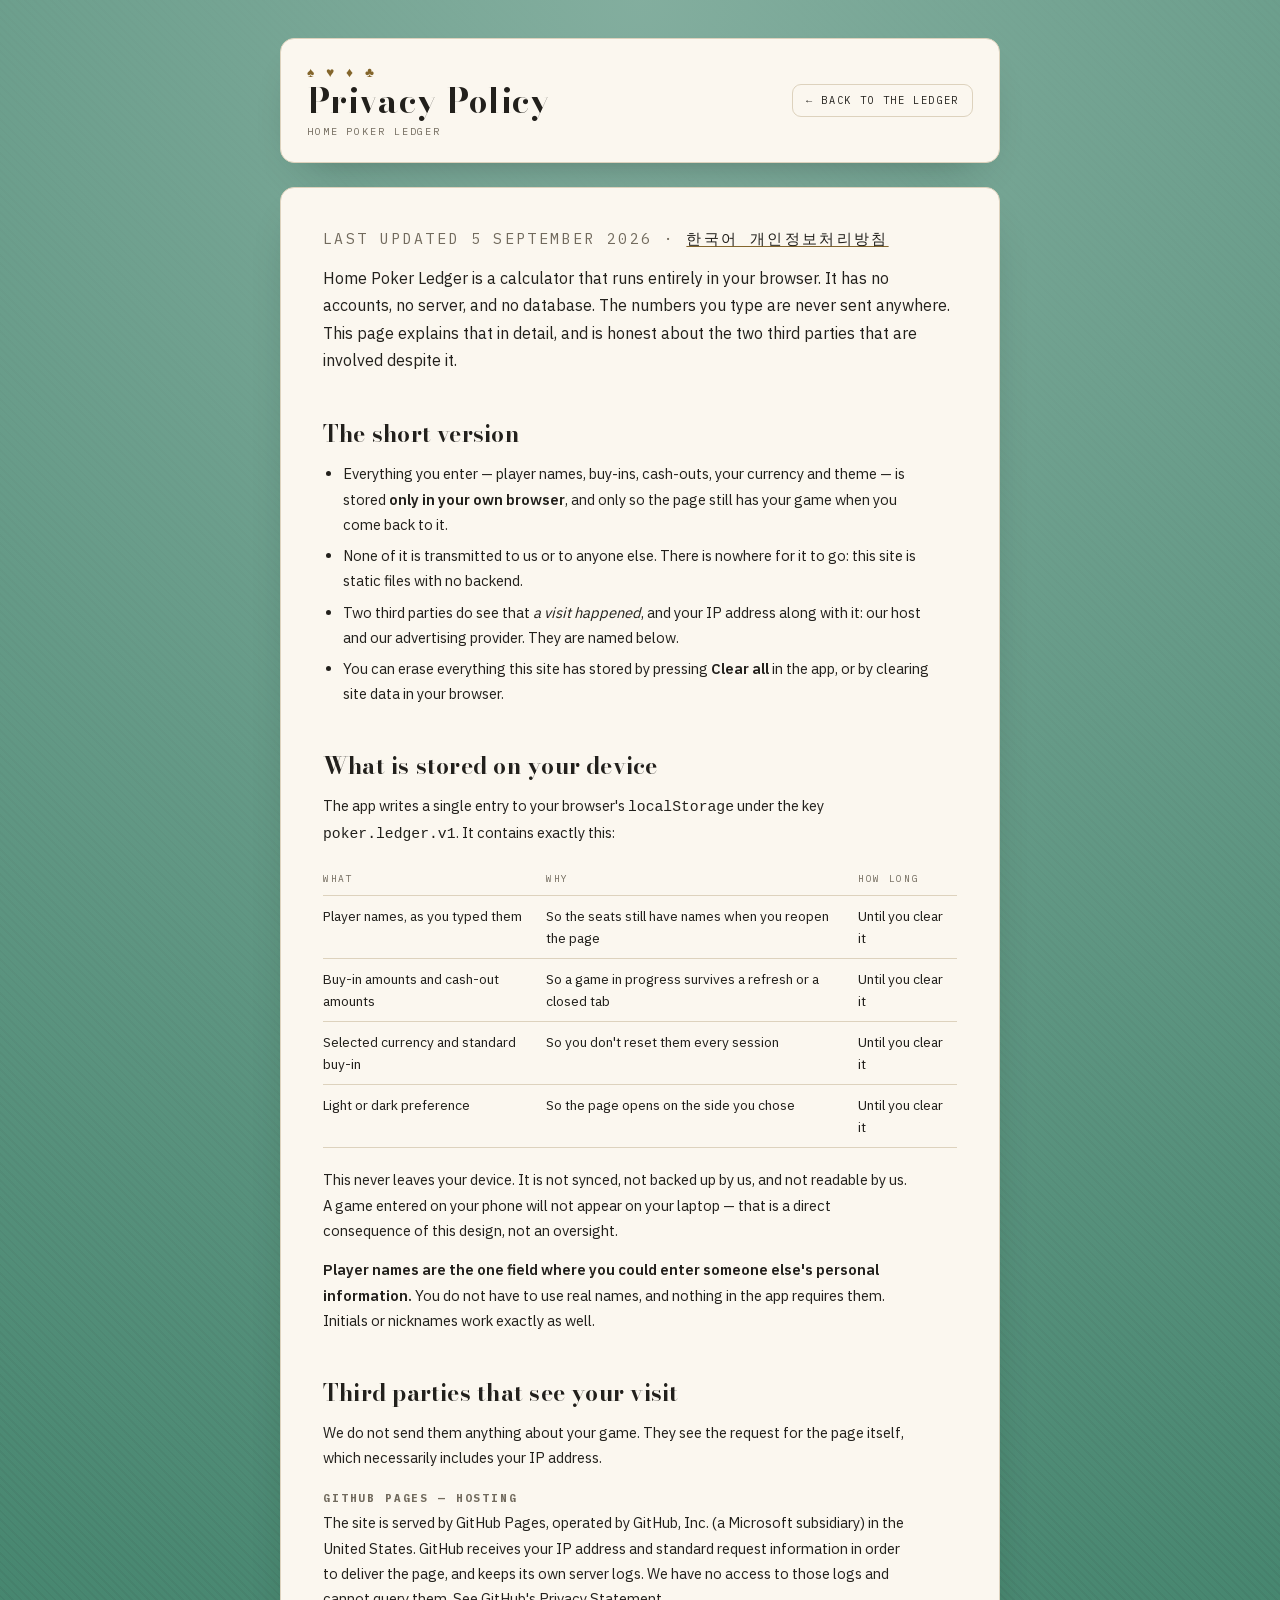
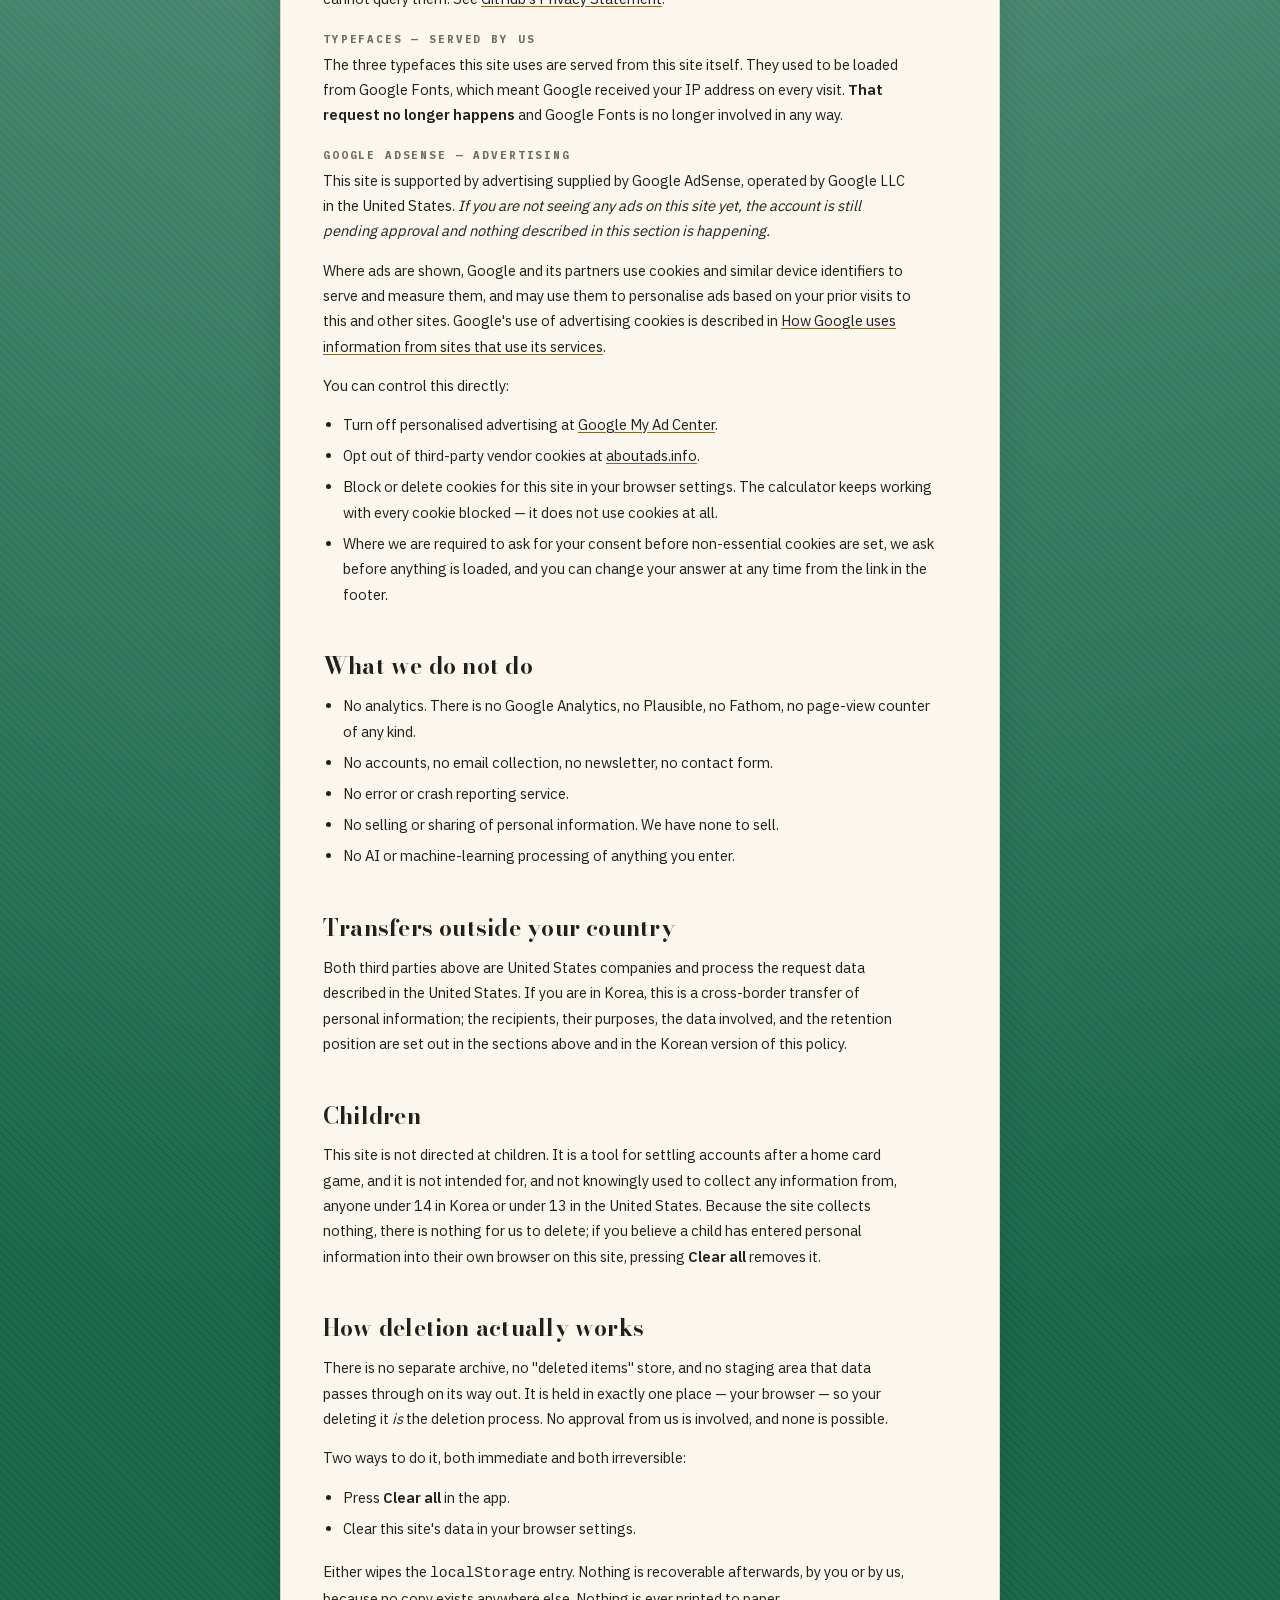
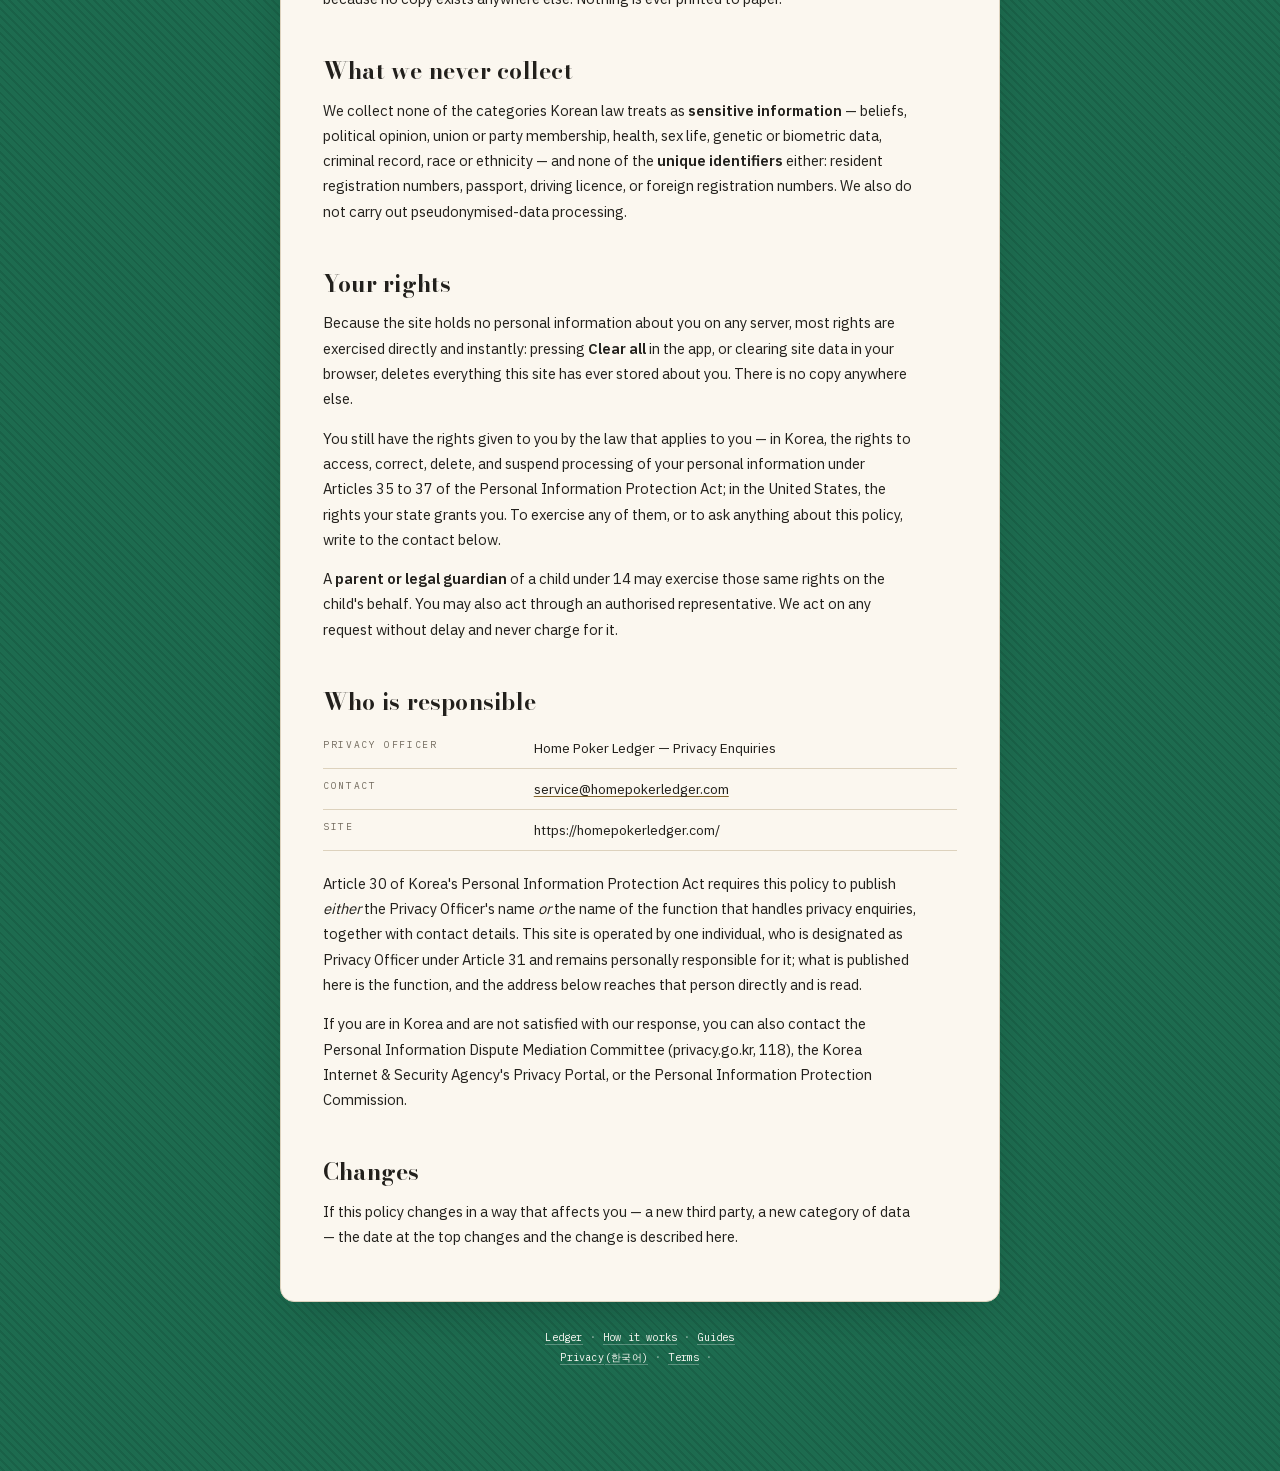
<file: privacy.html>
<!DOCTYPE html>
<html lang="en">
<head>
<meta charset="UTF-8">
<!-- Partial CSP. script-src is deliberately absent: Google supports only strict
     CSP with per-request nonces for AdSense (a domain allowlist breaks ad serving
     as their domains rotate), and GitHub Pages serves static files and cannot
     generate a nonce per request. frame-ancestors and X-Content-Type-Options are
     header-only and cannot be set from a meta tag at all. What is here is the
     subset that is both enforceable and safe for ads. See docs/launch-runbook.md. -->
<meta http-equiv="Content-Security-Policy" content="object-src 'none'; base-uri 'none'; form-action 'none'; upgrade-insecure-requests">
<meta name="viewport" content="width=device-width, initial-scale=1, viewport-fit=cover">
<title>Privacy Policy — Home Poker Ledger</title>
<meta name="description" content="What Home Poker Ledger stores, what it does not, and the two third parties involved: GitHub Pages and Google AdSense. Fonts are self-hosted.">
<meta name="theme-color" content="#14523c">
<meta name="referrer" content="strict-origin-when-cross-origin">
<link rel="canonical" href="https://homepokerledger.com/privacy.html">
<link rel="alternate" hreflang="ko" href="https://homepokerledger.com/privacy-ko.html">
<link rel="alternate" hreflang="en" href="https://homepokerledger.com/privacy.html">
<link rel="preload" href="fonts/plex-sans-400-latin.woff2" as="font" type="font/woff2" crossorigin>
<link rel="preload" href="fonts/bodoni-700-latin.woff2" as="font" type="font/woff2" crossorigin>
<link rel="preload" href="fonts/plex-mono-400-latin.woff2" as="font" type="font/woff2" crossorigin>
<link rel="icon" href="/favicon.ico" sizes="32x32">
<link rel="icon" type="image/png" sizes="48x48" href="favicon-48.png">
<link rel="icon" type="image/png" sizes="96x96" href="favicon-96.png">
<link rel="icon" type="image/png" sizes="192x192" href="favicon-192.png">
<link rel="icon" type="image/svg+xml" href="icon.svg">
<link rel="apple-touch-icon" sizes="192x192" href="favicon-192.png">
<link rel="stylesheet" href="site.css">
<script>
/* Match whatever side the app is on, before first paint, so moving between the
   calculator and this page doesn't flash the other theme. */
(function(){try{var s=JSON.parse(localStorage.getItem("poker.ledger.v1")||"null");
if(s&&(s.theme==="dark"||s.theme==="light"))document.documentElement.setAttribute("data-theme",s.theme);}catch(e){}})();
</script>
</head>
<body>

<main class="table">

  <header class="rail">
    <div class="brand">
      <div class="suits">&spades; &hearts; &diams; &clubs;</div>
      <h1>Privacy Policy</h1>
      <div class="sub">Home Poker Ledger</div>
    </div>
    <a class="back" href="./">&larr; Back to the ledger</a>
  </header>

  <article class="doc">

    <p class="updated">Last updated 5 September 2026 &middot; <a href="privacy-ko.html">한국어 개인정보처리방침</a></p>

    <p class="lede">Home Poker Ledger is a calculator that runs entirely in your browser.
      It has no accounts, no server, and no database. The numbers you type are never
      sent anywhere. This page explains that in detail, and is honest about the two
      third parties that are involved despite it.</p>

    <h2>The short version</h2>
    <ul>
      <li>Everything you enter &mdash; player names, buy-ins, cash-outs, your currency
        and theme &mdash; is stored <strong>only in your own browser</strong>, and only so the
        page still has your game when you come back to it.</li>
      <li>None of it is transmitted to us or to anyone else. There is nowhere for it
        to go: this site is static files with no backend.</li>
      <li>Two third parties do see that <em>a visit happened</em>, and your IP address
        along with it: our host and our advertising provider.
        They are named below.</li>
      <li>You can erase everything this site has stored by pressing
        <strong>Clear all</strong> in the app, or by clearing site data in your browser.</li>
    </ul>

    <h2>What is stored on your device</h2>
    <p>The app writes a single entry to your browser's <code>localStorage</code> under the
      key <code>poker.ledger.v1</code>. It contains exactly this:</p>
    <div class="table-scroll">
      <table>
        <thead><tr><th>What</th><th>Why</th><th>How long</th></tr></thead>
        <tbody>
          <tr><td>Player names, as you typed them</td><td>So the seats still have names when you reopen the page</td><td>Until you clear it</td></tr>
          <tr><td>Buy-in amounts and cash-out amounts</td><td>So a game in progress survives a refresh or a closed tab</td><td>Until you clear it</td></tr>
          <tr><td>Selected currency and standard buy-in</td><td>So you don't reset them every session</td><td>Until you clear it</td></tr>
          <tr><td>Light or dark preference</td><td>So the page opens on the side you chose</td><td>Until you clear it</td></tr>
        </tbody>
      </table>
    </div>
    <p>This never leaves your device. It is not synced, not backed up by us, and not
      readable by us. A game entered on your phone will not appear on your laptop &mdash;
      that is a direct consequence of this design, not an oversight.</p>
    <p><strong>Player names are the one field where you could enter someone else's personal
      information.</strong> You do not have to use real names, and nothing in the app requires
      them. Initials or nicknames work exactly as well.</p>

    <h2>Third parties that see your visit</h2>
    <p>We do not send them anything about your game. They see the request for the page
      itself, which necessarily includes your IP address.</p>

    <h3>GitHub Pages — hosting</h3>
    <p>The site is served by GitHub Pages, operated by GitHub, Inc. (a Microsoft
      subsidiary) in the United States. GitHub receives your IP address and standard
      request information in order to deliver the page, and keeps its own server logs.
      We have no access to those logs and cannot query them.
      See <a href="https://docs.github.com/site-policy/privacy-policies/github-privacy-statement" rel="noopener noreferrer" target="_blank">GitHub's Privacy Statement</a>.</p>

    <h3>Typefaces — served by us</h3>
    <p>The three typefaces this site uses are served from this site itself. They used
      to be loaded from Google Fonts, which meant Google received your IP address on
      every visit. <strong>That request no longer happens</strong> and Google Fonts is no
      longer involved in any way.</p>

    <h3>Google AdSense — advertising</h3>
    <p>This site is supported by advertising supplied by Google AdSense, operated by
      Google LLC in the United States. <em>If you are not seeing any ads on this site yet,
      the account is still pending approval and nothing described in this section is
      happening.</em></p>
    <p>Where ads are shown, Google and its partners use cookies and similar device
      identifiers to serve and measure them, and may use them to personalise ads based
      on your prior visits to this and other sites. Google's use of advertising cookies
      is described in
      <a href="https://policies.google.com/technologies/partner-sites" rel="noopener noreferrer" target="_blank">How Google uses information from sites that use its services</a>.</p>
    <p>You can control this directly:</p>
    <ul>
      <li>Turn off personalised advertising at
        <a href="https://myadcenter.google.com/" rel="noopener noreferrer" target="_blank">Google My Ad Center</a>.</li>
      <li>Opt out of third-party vendor cookies at
        <a href="https://optout.aboutads.info/" rel="noopener noreferrer" target="_blank">aboutads.info</a>.</li>
      <li>Block or delete cookies for this site in your browser settings. The calculator
        keeps working with every cookie blocked &mdash; it does not use cookies at all.</li>
      <li>Where we are required to ask for your consent before non-essential cookies are
        set, we ask before anything is loaded, and you can change your answer at any time
        from the link in the footer.</li>
    </ul>

    <h2>What we do not do</h2>
    <ul>
      <li>No analytics. There is no Google Analytics, no Plausible, no Fathom, no
        page-view counter of any kind.</li>
      <li>No accounts, no email collection, no newsletter, no contact form.</li>
      <li>No error or crash reporting service.</li>
      <li>No selling or sharing of personal information. We have none to sell.</li>
      <li>No AI or machine-learning processing of anything you enter.</li>
    </ul>

    <h2>Transfers outside your country</h2>
    <p>Both third parties above are United States companies and process the request
      data described in the United States. If you are in Korea, this is a cross-border
      transfer of personal information; the recipients, their purposes, the data
      involved, and the retention position are set out in the sections above and in the
      Korean version of this policy.</p>

    <h2>Children</h2>
    <p>This site is not directed at children. It is a tool for settling accounts after a
      home card game, and it is not intended for, and not knowingly used to collect any
      information from, anyone under 14 in Korea or under 13 in the United States.
      Because the site collects nothing, there is nothing for us to delete; if you
      believe a child has entered personal information into their own browser on this
      site, pressing <strong>Clear all</strong> removes it.</p>

    <h2>How deletion actually works</h2>
    <p>There is no separate archive, no "deleted items" store, and no staging area that
      data passes through on its way out. It is held in exactly one place &mdash; your
      browser &mdash; so your deleting it <em>is</em> the deletion process. No approval
      from us is involved, and none is possible.</p>
    <p>Two ways to do it, both immediate and both irreversible:</p>
    <ul>
      <li>Press <strong>Clear all</strong> in the app.</li>
      <li>Clear this site's data in your browser settings.</li>
    </ul>
    <p>Either wipes the <code>localStorage</code> entry. Nothing is recoverable
      afterwards, by you or by us, because no copy exists anywhere else. Nothing is ever
      printed to paper.</p>

    <h2>What we never collect</h2>
    <p>We collect none of the categories Korean law treats as <strong>sensitive
      information</strong> &mdash; beliefs, political opinion, union or party membership,
      health, sex life, genetic or biometric data, criminal record, race or ethnicity
      &mdash; and none of the <strong>unique identifiers</strong> either: resident
      registration numbers, passport, driving licence, or foreign registration numbers.
      We also do not carry out pseudonymised-data processing.</p>

    <h2>Your rights</h2>
    <p>Because the site holds no personal information about you on any server, most
      rights are exercised directly and instantly: pressing <strong>Clear all</strong> in the
      app, or clearing site data in your browser, deletes everything this site has ever
      stored about you. There is no copy anywhere else.</p>
    <p>You still have the rights given to you by the law that applies to you &mdash; in
      Korea, the rights to access, correct, delete, and suspend processing of your
      personal information under Articles 35 to 37 of the Personal Information Protection
      Act; in the United States, the rights your state grants you. To exercise any of
      them, or to ask anything about this policy, write to the contact below.</p>
    <p>A <strong>parent or legal guardian</strong> of a child under 14 may exercise those
      same rights on the child's behalf. You may also act through an authorised
      representative. We act on any request without delay and never charge for it.</p>

    <h2>Who is responsible</h2>
    <div class="table-scroll">
      <table>
        <tbody>
          <tr><th>Privacy Officer</th><td>Home Poker Ledger — Privacy Enquiries</td></tr>
          <tr><th>Contact</th><td><a href="mailto:service@homepokerledger.com">service@homepokerledger.com</a></td></tr>
          <tr><th>Site</th><td>https://homepokerledger.com/</td></tr>
        </tbody>
      </table>
    </div>
    <p>Article 30 of Korea's Personal Information Protection Act requires this policy to
      publish <em>either</em> the Privacy Officer's name <em>or</em> the name of the function
      that handles privacy enquiries, together with contact details. This site is operated
      by one individual, who is designated as Privacy Officer under Article 31 and remains
      personally responsible for it; what is published here is the function, and the
      address below reaches that person directly and is read.</p>
    <p>If you are in Korea and are not satisfied with our response, you can also contact
      the Personal Information Dispute Mediation Committee (privacy.go.kr, 118), the
      Korea Internet &amp; Security Agency's Privacy Portal, or the Personal Information
      Protection Commission.</p>

    <h2>Changes</h2>
    <p>If this policy changes in a way that affects you &mdash; a new third party, a new
      category of data &mdash; the date at the top changes and the change is described here.</p>

  </article>

  <footer class="foot">
    <a href="./">Ledger</a><span class="sep">·</span><a href="how-it-works.html">How it works</a><span class="sep">·</span><a href="guides/">Guides</a><br>
    <a href="privacy.html" hreflang="en">Privacy</a>&#8202;<a href="privacy-ko.html" lang="ko" hreflang="ko" aria-label="개인정보처리방침 — the privacy policy in Korean">(한국어)</a><span class="sep">·</span><a href="terms.html">Terms</a><span class="sep">&middot;</span><a href="#" data-consent-reopen hidden>Cookie settings</a>
  </footer>

</main>

<script src="consent.js" defer></script>

</body>
</html>
</file>
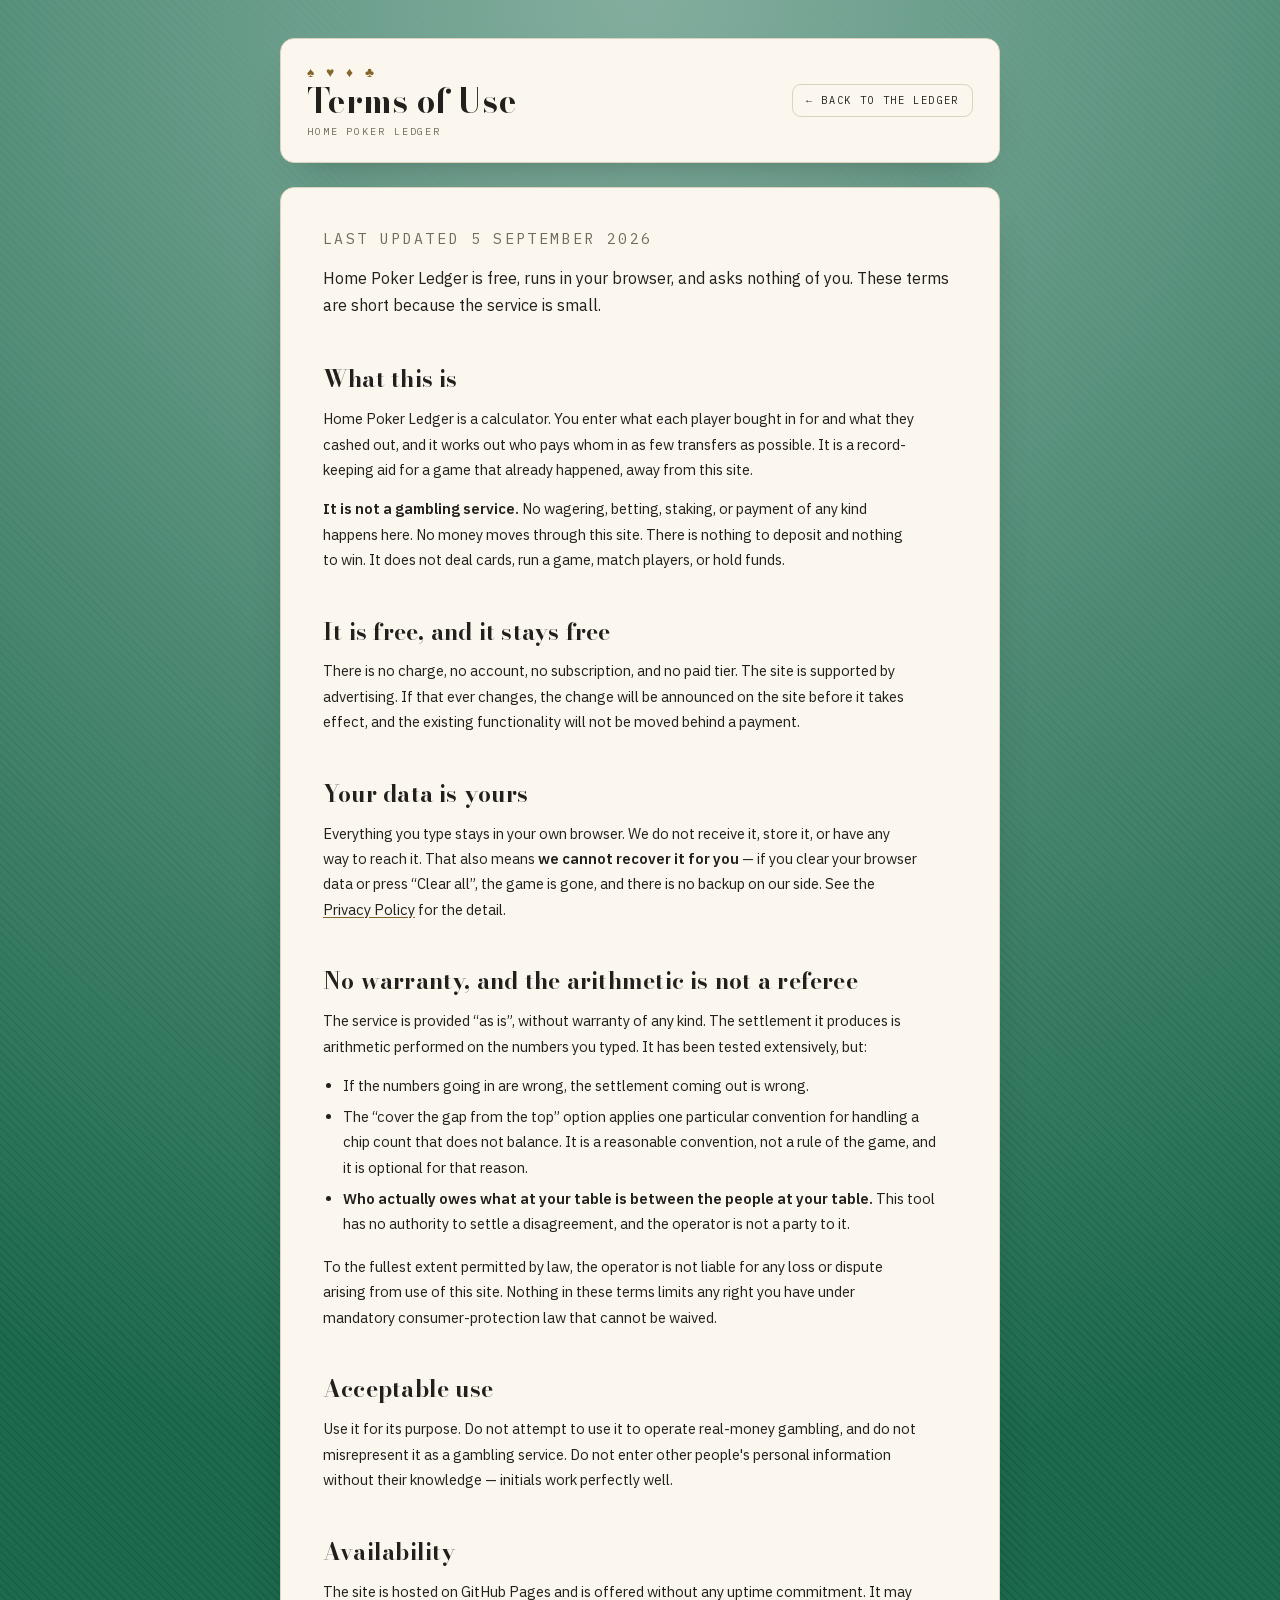
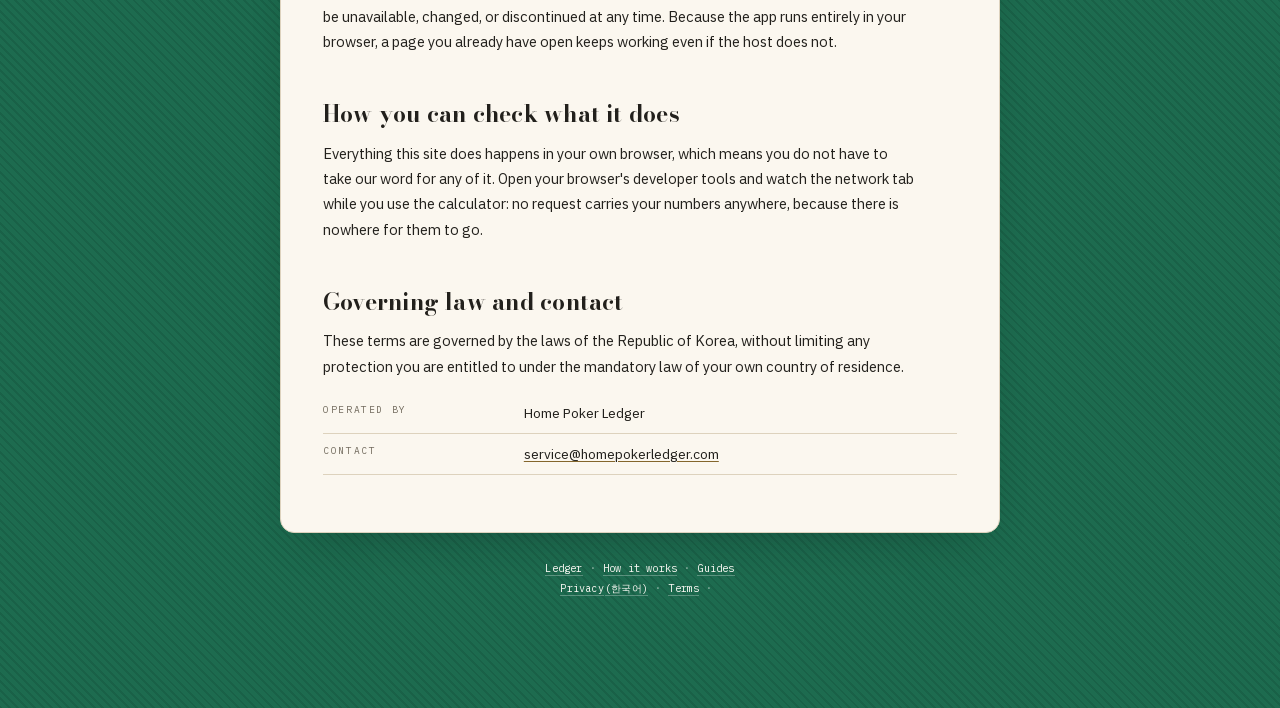
<file: terms.html>
<!DOCTYPE html>
<html lang="en">
<head>
<meta charset="UTF-8">
<!-- Partial CSP. script-src is deliberately absent: Google supports only strict
     CSP with per-request nonces for AdSense (a domain allowlist breaks ad serving
     as their domains rotate), and GitHub Pages serves static files and cannot
     generate a nonce per request. frame-ancestors and X-Content-Type-Options are
     header-only and cannot be set from a meta tag at all. What is here is the
     subset that is both enforceable and safe for ads. See docs/launch-runbook.md. -->
<meta http-equiv="Content-Security-Policy" content="object-src 'none'; base-uri 'none'; form-action 'none'; upgrade-insecure-requests">
<meta name="viewport" content="width=device-width, initial-scale=1, viewport-fit=cover">
<meta name="theme-color" content="#14523c">
<meta name="referrer" content="strict-origin-when-cross-origin">
<link rel="preload" href="fonts/plex-sans-400-latin.woff2" as="font" type="font/woff2" crossorigin>
<link rel="preload" href="fonts/bodoni-700-latin.woff2" as="font" type="font/woff2" crossorigin>
<link rel="preload" href="fonts/plex-mono-400-latin.woff2" as="font" type="font/woff2" crossorigin>
<link rel="icon" href="/favicon.ico" sizes="32x32">
<link rel="icon" type="image/png" sizes="48x48" href="favicon-48.png">
<link rel="icon" type="image/png" sizes="96x96" href="favicon-96.png">
<link rel="icon" type="image/png" sizes="192x192" href="favicon-192.png">
<link rel="icon" type="image/svg+xml" href="icon.svg">
<link rel="apple-touch-icon" sizes="192x192" href="favicon-192.png">
<title>Terms of Use — Home Poker Ledger</title>
<meta name="description" content="The terms for using Home Poker Ledger: free, no warranty, your data stays on your device, and the arithmetic is not a referee.">
<link rel="canonical" href="https://homepokerledger.com/terms.html">
<link rel="stylesheet" href="site.css">
<script>
(function(){try{var s=JSON.parse(localStorage.getItem("poker.ledger.v1")||"null");
if(s&&(s.theme==="dark"||s.theme==="light"))document.documentElement.setAttribute("data-theme",s.theme);}catch(e){}})();
</script>
</head>
<body>

<main class="table">

  <header class="rail">
    <div class="brand">
      <div class="suits">&spades; &hearts; &diams; &clubs;</div>
      <h1>Terms of Use</h1>
      <div class="sub">Home Poker Ledger</div>
    </div>
    <a class="back" href="./">&larr; Back to the ledger</a>
  </header>

  <article class="doc">

    <p class="updated">Last updated 5 September 2026</p>

    <p class="lede">Home Poker Ledger is free, runs in your browser, and asks nothing of you.
      These terms are short because the service is small.</p>

    <h2>What this is</h2>
    <p>Home Poker Ledger is a calculator. You enter what each player bought in for and what
      they cashed out, and it works out who pays whom in as few transfers as possible.
      It is a record-keeping aid for a game that already happened, away from this site.</p>
    <p><strong>It is not a gambling service.</strong> No wagering, betting, staking, or
      payment of any kind happens here. No money moves through this site. There is
      nothing to deposit and nothing to win. It does not deal cards, run a game, match
      players, or hold funds.</p>

    <h2>It is free, and it stays free</h2>
    <p>There is no charge, no account, no subscription, and no paid tier. The site is
      supported by advertising. If that ever changes, the change will be announced on
      the site before it takes effect, and the existing functionality will not be moved
      behind a payment.</p>

    <h2>Your data is yours</h2>
    <p>Everything you type stays in your own browser. We do not receive it, store it, or
      have any way to reach it. That also means <strong>we cannot recover it for you</strong>
      &mdash; if you clear your browser data or press &ldquo;Clear all&rdquo;, the game is gone, and
      there is no backup on our side. See the
      <a href="privacy.html">Privacy Policy</a> for the detail.</p>

    <h2>No warranty, and the arithmetic is not a referee</h2>
    <p>The service is provided &ldquo;as is&rdquo;, without warranty of any kind. The settlement
      it produces is arithmetic performed on the numbers you typed. It has been
      tested extensively, but:</p>
    <ul>
      <li>If the numbers going in are wrong, the settlement coming out is wrong.</li>
      <li>The &ldquo;cover the gap from the top&rdquo; option applies one particular convention
        for handling a chip count that does not balance. It is a reasonable convention,
        not a rule of the game, and it is optional for that reason.</li>
      <li><strong>Who actually owes what at your table is between the people at your
        table.</strong> This tool has no authority to settle a disagreement, and the operator
        is not a party to it.</li>
    </ul>
    <p>To the fullest extent permitted by law, the operator is not liable for any loss
      or dispute arising from use of this site. Nothing in these terms limits any right
      you have under mandatory consumer-protection law that cannot be waived.</p>

    <h2>Acceptable use</h2>
    <p>Use it for its purpose. Do not attempt to use it to operate real-money gambling,
      and do not misrepresent it as a gambling service. Do not enter other people's
      personal information without their knowledge &mdash; initials work perfectly well.</p>

    <h2>Availability</h2>
    <p>The site is hosted on GitHub Pages and is offered without any uptime commitment.
      It may be unavailable, changed, or discontinued at any time. Because the app runs
      entirely in your browser, a page you already have open keeps working even if the
      host does not.</p>

    <h2>How you can check what it does</h2>
    <p>Everything this site does happens in your own browser, which means you do not
      have to take our word for any of it. Open your browser's developer tools and
      watch the network tab while you use the calculator: no request carries your
      numbers anywhere, because there is nowhere for them to go.</p>

    <h2>Governing law and contact</h2>
    <p>These terms are governed by the laws of the Republic of Korea, without limiting
      any protection you are entitled to under the mandatory law of your own country of
      residence.</p>
    <div class="table-scroll">
      <table>
        <tbody>
          <tr><th>Operated by</th><td>Home Poker Ledger</td></tr>
          <tr><th>Contact</th><td><a href="mailto:service@homepokerledger.com">service@homepokerledger.com</a></td></tr>
        </tbody>
      </table>
    </div>

  </article>

  <footer class="foot">
    <a href="./">Ledger</a><span class="sep">&middot;</span><a href="how-it-works.html">How it works</a><span class="sep">&middot;</span><a href="guides/">Guides</a><br>
    <a href="privacy.html" hreflang="en">Privacy</a>&#8202;<a href="privacy-ko.html" lang="ko" hreflang="ko" aria-label="개인정보처리방침 — the privacy policy in Korean">(한국어)</a><span class="sep">&middot;</span><a href="terms.html">Terms</a><span class="sep">&middot;</span><a href="#" data-consent-reopen hidden>Cookie settings</a>
  </footer>

</main>

<script src="consent.js" defer></script>

</body>
</html>
</file>
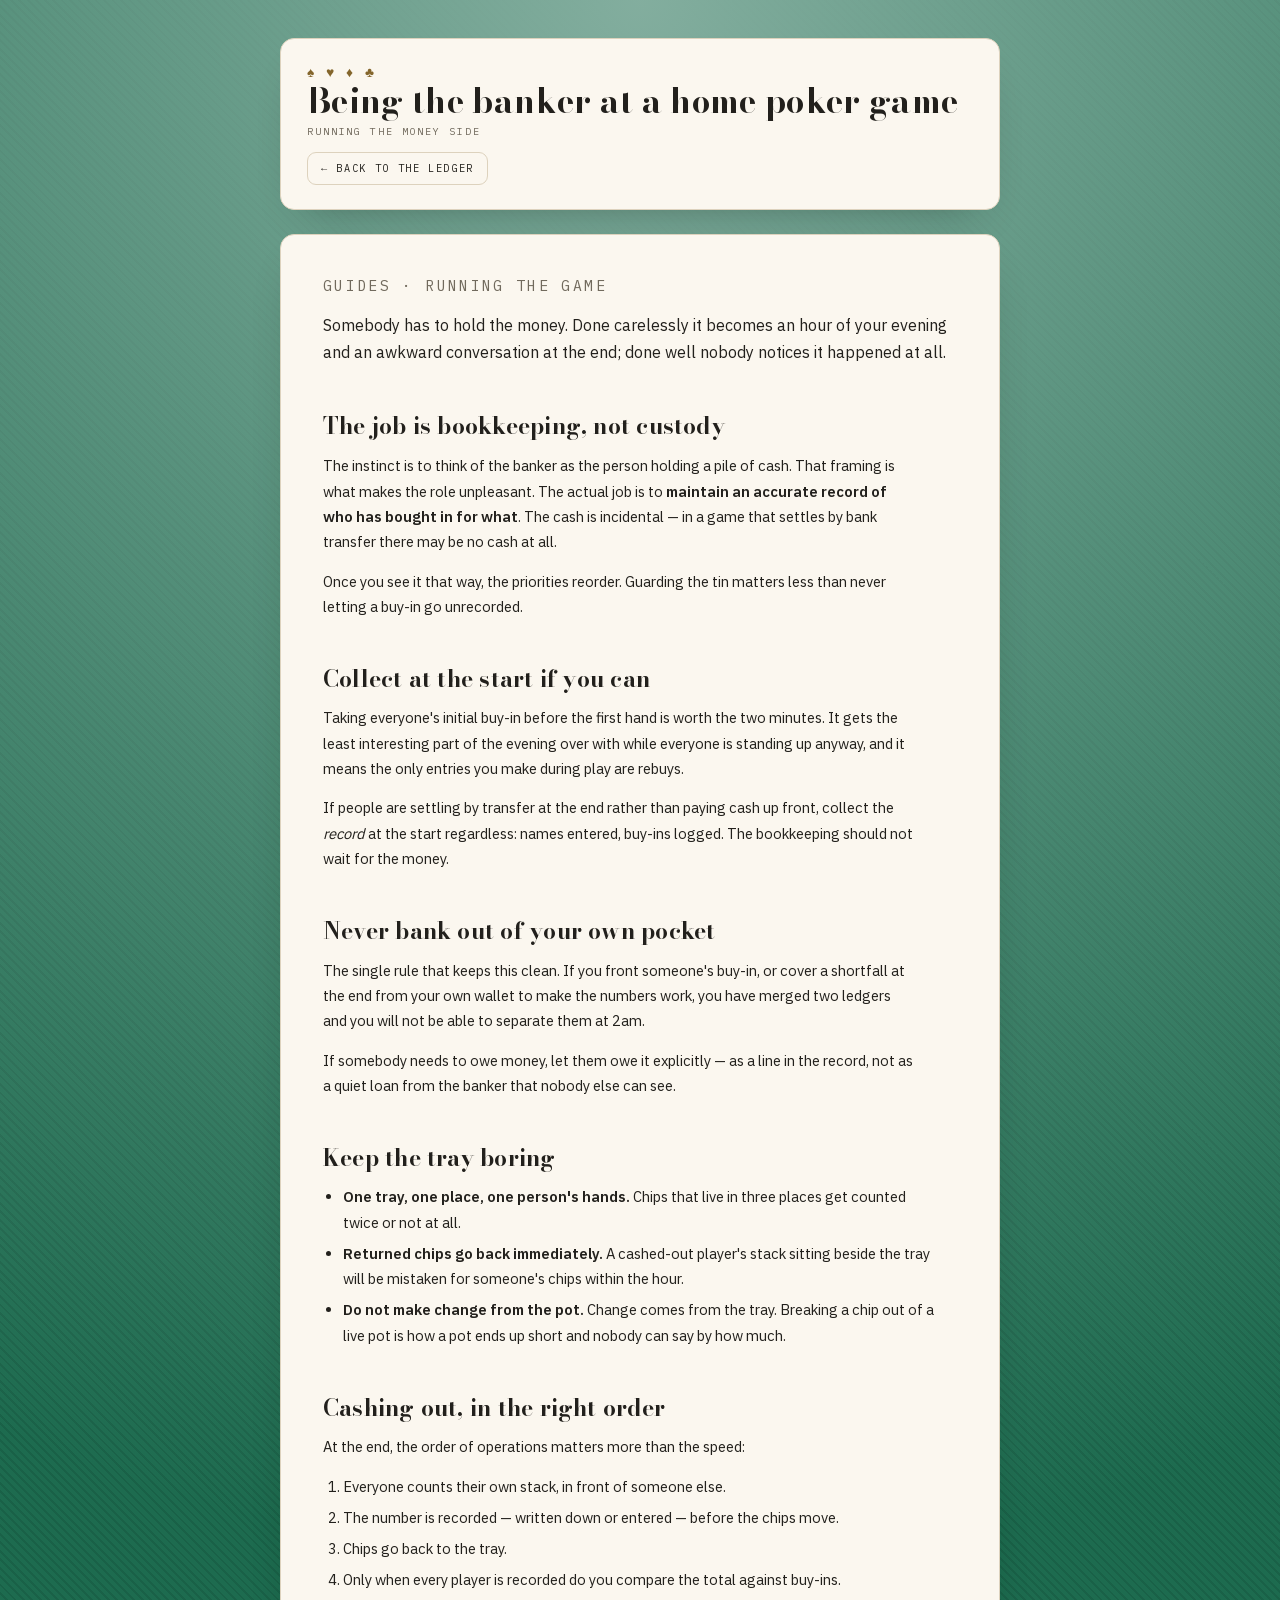
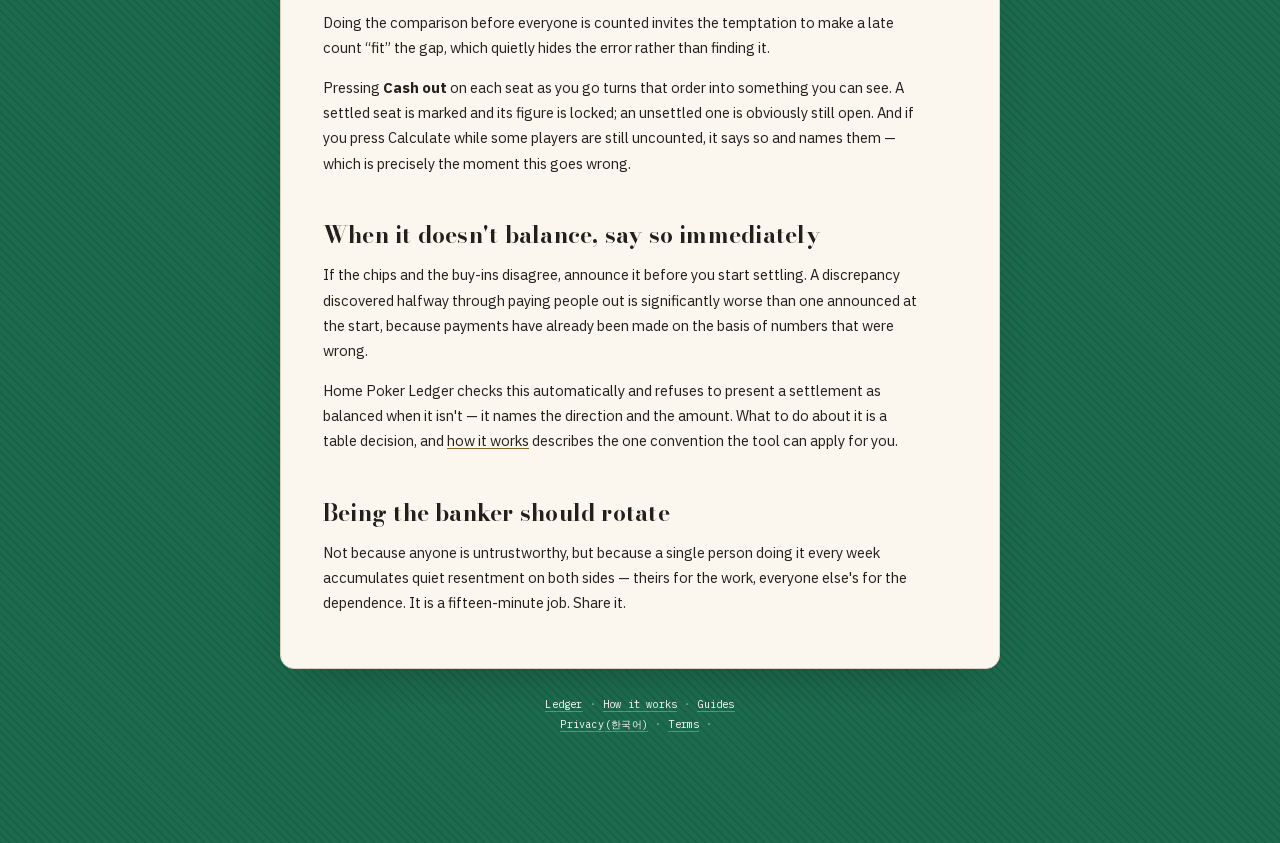
<file: guides/being-the-banker.html>
<!DOCTYPE html>
<html lang="en">
<head>
<meta charset="UTF-8">
<!-- Partial CSP. script-src is deliberately absent: Google supports only strict
     CSP with per-request nonces for AdSense (a domain allowlist breaks ad serving
     as their domains rotate), and GitHub Pages serves static files and cannot
     generate a nonce per request. frame-ancestors and X-Content-Type-Options are
     header-only and cannot be set from a meta tag at all. What is here is the
     subset that is both enforceable and safe for ads. See docs/launch-runbook.md. -->
<meta http-equiv="Content-Security-Policy" content="object-src 'none'; base-uri 'none'; form-action 'none'; upgrade-insecure-requests">
<meta name="viewport" content="width=device-width, initial-scale=1, viewport-fit=cover">
<title>Being the banker at a home poker game — Home Poker Ledger</title>
<meta name="description" content="Running the money at a home poker game: collecting buy-ins, never banking from your own pocket, and cashing out in the right order.">
<meta name="theme-color" content="#14523c">
<meta name="referrer" content="strict-origin-when-cross-origin">
<link rel="canonical" href="https://homepokerledger.com/guides/being-the-banker.html">
<meta property="og:type" content="article">
<meta property="og:site_name" content="Home Poker Ledger">
<meta property="og:title" content="Being the banker at a home poker game — Home Poker Ledger">
<meta property="og:description" content="Running the money at a home poker game: collecting buy-ins, never banking from your own pocket, and cashing out in the right order.">
<meta property="og:url" content="https://homepokerledger.com/guides/being-the-banker.html">
<meta property="og:image" content="https://homepokerledger.com/og.png">
<meta name="twitter:card" content="summary_large_image">
<link rel="preload" href="../fonts/plex-sans-400-latin.woff2" as="font" type="font/woff2" crossorigin>
<link rel="preload" href="../fonts/bodoni-700-latin.woff2" as="font" type="font/woff2" crossorigin>
<link rel="preload" href="../fonts/plex-mono-400-latin.woff2" as="font" type="font/woff2" crossorigin>
<link rel="icon" href="/favicon.ico" sizes="32x32">
<link rel="icon" type="image/png" sizes="48x48" href="../favicon-48.png">
<link rel="icon" type="image/png" sizes="96x96" href="../favicon-96.png">
<link rel="icon" type="image/png" sizes="192x192" href="../favicon-192.png">
<link rel="icon" type="image/svg+xml" href="../icon.svg">
<link rel="apple-touch-icon" sizes="192x192" href="../favicon-192.png">
<link rel="stylesheet" href="../site.css">
<script>
(function(){try{var s=JSON.parse(localStorage.getItem("poker.ledger.v1")||"null");
if(s&&(s.theme==="dark"||s.theme==="light"))document.documentElement.setAttribute("data-theme",s.theme);}catch(e){}})();
</script>
<script type="application/ld+json">
{
  "@context": "https://schema.org",
  "@type": "Article",
  "headline": "Being the banker at a home poker game",
  "description": "Running the money at a home poker game: collecting buy-ins, never banking from your own pocket, and cashing out in the right order.",
  "mainEntityOfPage": {
    "@type": "WebPage",
    "@id": "https://homepokerledger.com/guides/being-the-banker.html"
  },
  "url": "https://homepokerledger.com/guides/being-the-banker.html",
  "image": {
    "@type": "ImageObject",
    "url": "https://homepokerledger.com/og.png",
    "width": 1200,
    "height": 630
  },
  "datePublished": "2026-09-05T14:46:25+09:00",
  "dateModified": "2026-09-08T16:23:14+09:00",
  "author": {
    "@type": "Organization",
    "name": "Home Poker Ledger",
    "url": "https://homepokerledger.com/"
  },
  "publisher": {
    "@type": "Organization",
    "name": "Home Poker Ledger",
    "url": "https://homepokerledger.com/",
    "logo": {
      "@type": "ImageObject",
      "url": "https://homepokerledger.com/favicon-512.png",
      "width": 512,
      "height": 512
    }
  },
  "inLanguage": "en",
  "isAccessibleForFree": true
}
</script>
<script type="application/ld+json">
{
  "@context": "https://schema.org",
  "@type": "BreadcrumbList",
  "itemListElement": [
    {
      "@type": "ListItem",
      "position": 1,
      "name": "Home Poker Ledger",
      "item": "https://homepokerledger.com/"
    },
    {
      "@type": "ListItem",
      "position": 2,
      "name": "Guides",
      "item": "https://homepokerledger.com/guides/"
    },
    {
      "@type": "ListItem",
      "position": 3,
      "name": "Being the banker at a home poker game",
      "item": "https://homepokerledger.com/guides/being-the-banker.html"
    }
  ]
}
</script>
</head>
<body>

<main class="table">

  <header class="rail">
    <div class="brand">
      <div class="suits">&spades; &hearts; &diams; &clubs;</div>
      <h1>Being the banker at a home poker game</h1>
      <div class="sub">Running the money side</div>
    </div>
    <a class="back" href="../">&larr; Back to the ledger</a>
  </header>

  <article class="doc">

    <p class="updated">Guides &middot; Running the game</p>

    <p class="lede">Somebody has to hold the money. Done carelessly it becomes an hour of
      your evening and an awkward conversation at the end; done well nobody notices it
      happened at all.</p>

    <h2>The job is bookkeeping, not custody</h2>
    <p>The instinct is to think of the banker as the person holding a pile of cash. That
      framing is what makes the role unpleasant. The actual job is to <strong>maintain an
      accurate record of who has bought in for what</strong>. The cash is incidental &mdash;
      in a game that settles by bank transfer there may be no cash at all.</p>
    <p>Once you see it that way, the priorities reorder. Guarding the tin matters less than
      never letting a buy-in go unrecorded.</p>

    <h2>Collect at the start if you can</h2>
    <p>Taking everyone's initial buy-in before the first hand is worth the two minutes. It
      gets the least interesting part of the evening over with while everyone is standing
      up anyway, and it means the only entries you make during play are rebuys.</p>
    <p>If people are settling by transfer at the end rather than paying cash up front,
      collect the <em>record</em> at the start regardless: names entered, buy-ins logged.
      The bookkeeping should not wait for the money.</p>

    <h2>Never bank out of your own pocket</h2>
    <p>The single rule that keeps this clean. If you front someone's buy-in, or cover a
      shortfall at the end from your own wallet to make the numbers work, you have merged
      two ledgers and you will not be able to separate them at 2am.</p>
    <p>If somebody needs to owe money, let them owe it explicitly &mdash; as a line in the
      record, not as a quiet loan from the banker that nobody else can see.</p>

    <h2>Keep the tray boring</h2>
    <ul>
      <li><strong>One tray, one place, one person's hands.</strong> Chips that live in
        three places get counted twice or not at all.</li>
      <li><strong>Returned chips go back immediately.</strong> A cashed-out player's stack
        sitting beside the tray will be mistaken for someone's chips within the hour.</li>
      <li><strong>Do not make change from the pot.</strong> Change comes from the tray.
        Breaking a chip out of a live pot is how a pot ends up short and nobody can say by
        how much.</li>
    </ul>

    <h2>Cashing out, in the right order</h2>
    <p>At the end, the order of operations matters more than the speed:</p>
    <ol>
      <li>Everyone counts their own stack, in front of someone else.</li>
      <li>The number is recorded &mdash; written down or entered &mdash; before the chips
        move.</li>
      <li>Chips go back to the tray.</li>
      <li>Only when every player is recorded do you compare the total against buy-ins.</li>
    </ol>
    <p>Doing the comparison before everyone is counted invites the temptation to make a
      late count &ldquo;fit&rdquo; the gap, which quietly hides the error rather than
      finding it.</p>
    <p>Pressing <b>Cash out</b> on each seat as you go turns that order into something
      you can see. A settled seat is marked and its figure is locked; an unsettled one
      is obviously still open. And if you press Calculate while some players are still
      uncounted, it says so and names them &mdash; which is precisely the moment this
      goes wrong.</p>

    <h2>When it doesn't balance, say so immediately</h2>
    <p>If the chips and the buy-ins disagree, announce it before you start settling.
      A discrepancy discovered halfway through paying people out is significantly worse
      than one announced at the start, because payments have already been made on the
      basis of numbers that were wrong.</p>
    <p>Home Poker Ledger checks this automatically and refuses to present a settlement as
      balanced when it isn't &mdash; it names the direction and the amount. What to do
      about it is a table decision, and
      <a href="../how-it-works.html">how it works</a> describes the one convention the tool
      can apply for you.</p>

    <h2>Being the banker should rotate</h2>
    <p>Not because anyone is untrustworthy, but because a single person doing it every week
      accumulates quiet resentment on both sides &mdash; theirs for the work, everyone
      else's for the dependence. It is a fifteen-minute job. Share it.</p>

  </article>

  <footer class="foot">
    <a href="../">Ledger</a><span class="sep">&middot;</span><a href="../how-it-works.html">How it works</a><span class="sep">&middot;</span><a href="../guides/">Guides</a><br><a href="../privacy.html" hreflang="en">Privacy</a>&#8202;<a href="../privacy-ko.html" lang="ko" hreflang="ko" aria-label="개인정보처리방침 — the privacy policy in Korean">(한국어)</a><span class="sep">&middot;</span><a href="../terms.html">Terms</a><span class="sep">&middot;</span><a href="#" data-consent-reopen hidden>Cookie settings</a>
  </footer>

</main>

<script src="../consent.js" defer></script>

</body>
</html>
</file>
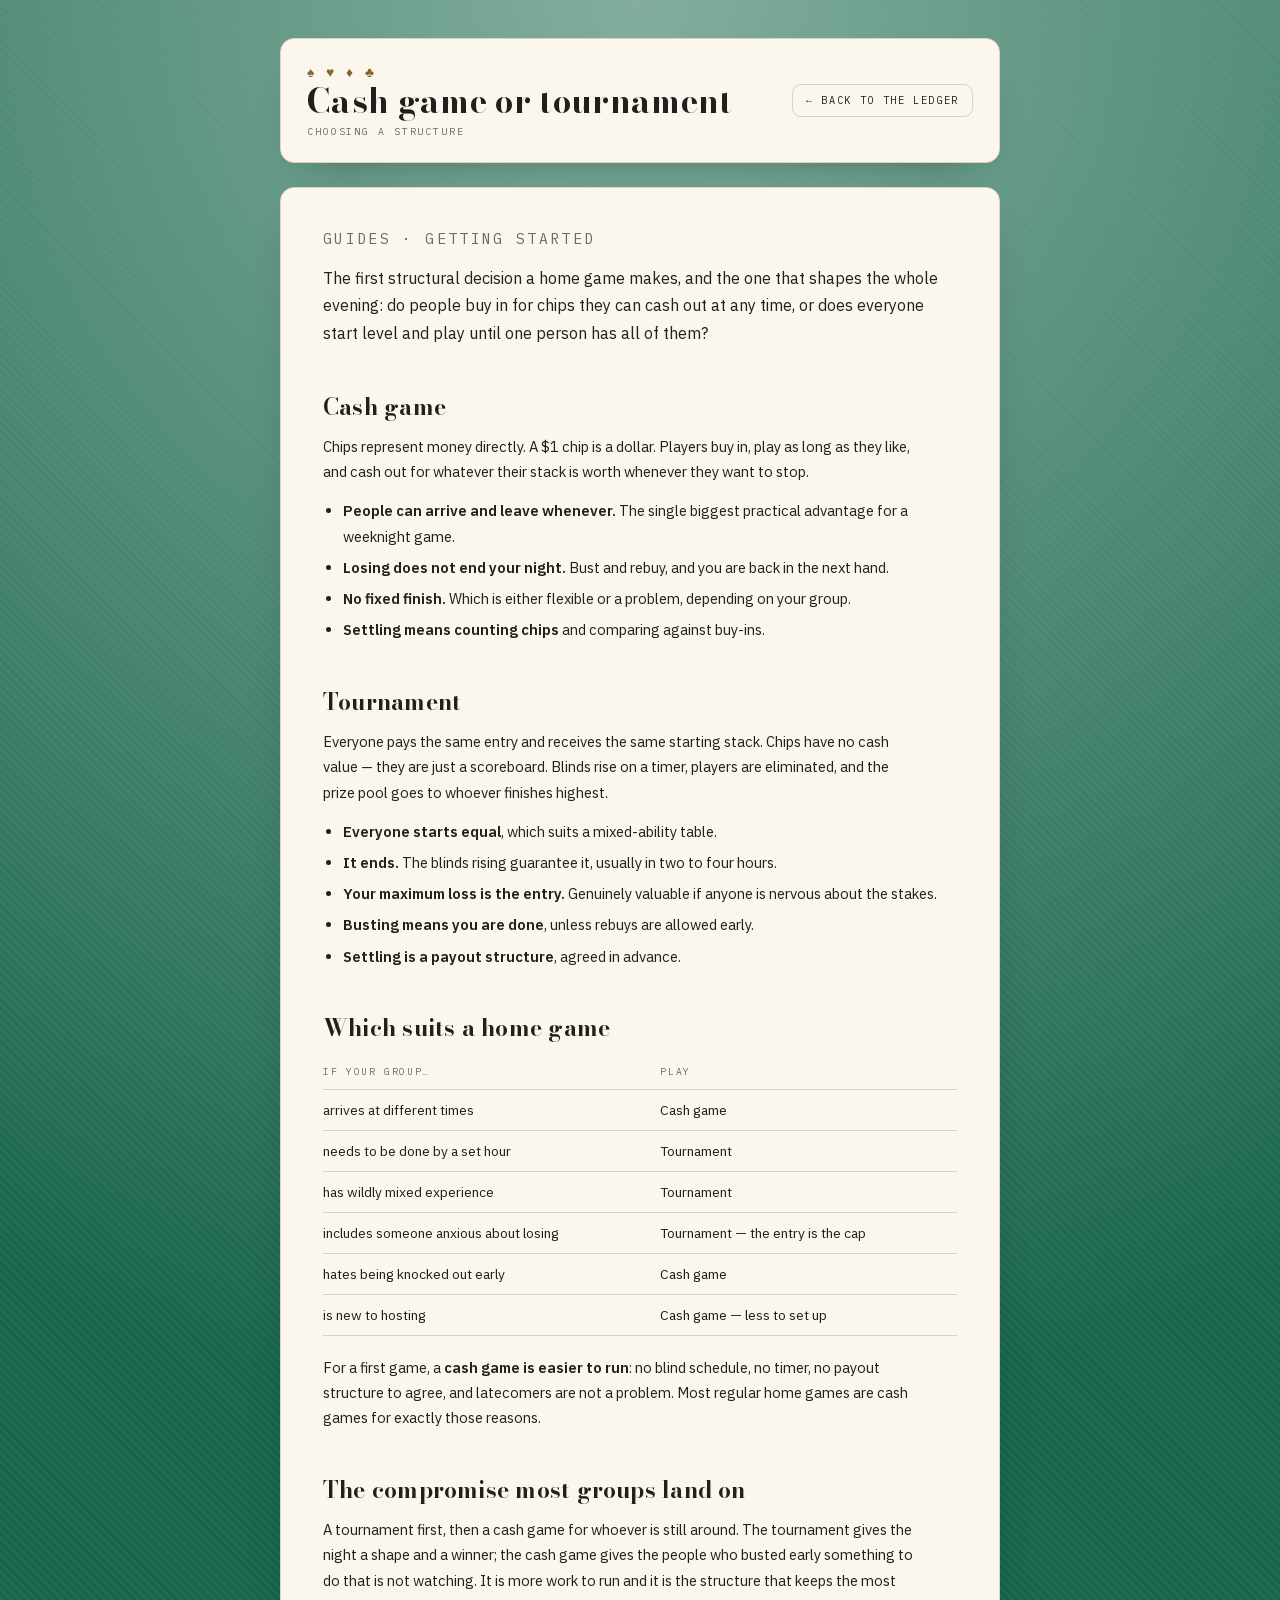
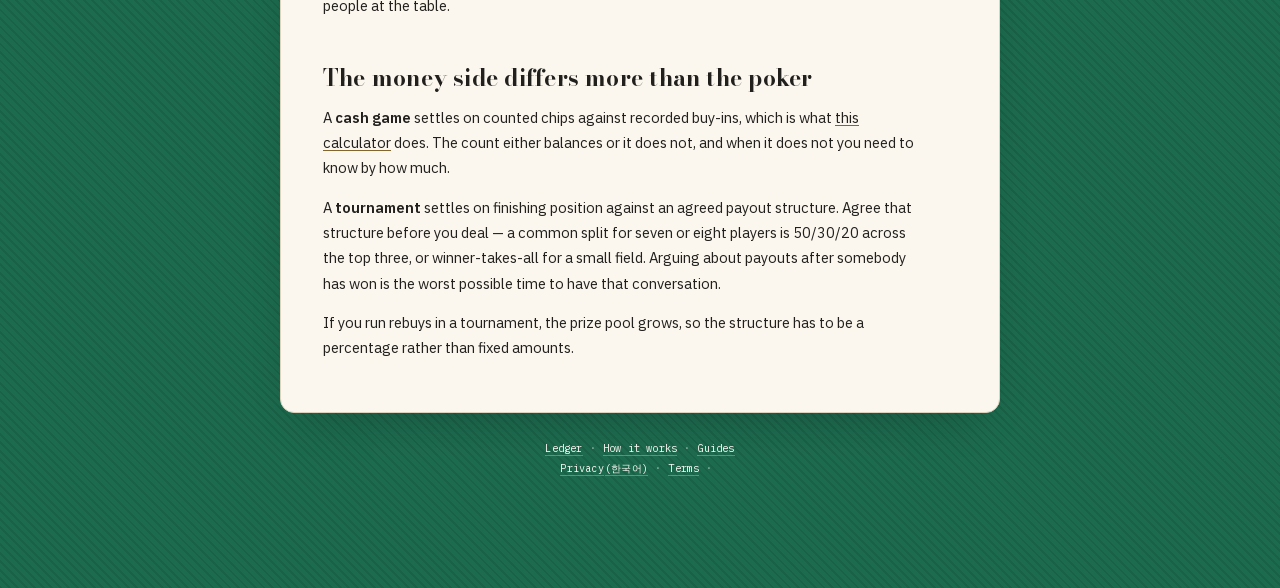
<file: guides/cash-game-or-tournament.html>
<!DOCTYPE html>
<html lang="en">
<head>
<meta charset="UTF-8">
<!-- Partial CSP. script-src is deliberately absent: Google supports only strict
     CSP with per-request nonces for AdSense (a domain allowlist breaks ad serving
     as their domains rotate), and GitHub Pages serves static files and cannot
     generate a nonce per request. frame-ancestors and X-Content-Type-Options are
     header-only and cannot be set from a meta tag at all. What is here is the
     subset that is both enforceable and safe for ads. See docs/launch-runbook.md. -->
<meta http-equiv="Content-Security-Policy" content="object-src 'none'; base-uri 'none'; form-action 'none'; upgrade-insecure-requests">
<meta name="viewport" content="width=device-width, initial-scale=1, viewport-fit=cover">
<title>Cash game or tournament for a home poker game?</title>
<meta name="description" content="The difference, which suits which group, and why the money side differs far more than the poker does. Includes the compromise most regular games settle on.">
<meta name="theme-color" content="#14523c">
<meta name="referrer" content="strict-origin-when-cross-origin">
<link rel="canonical" href="https://homepokerledger.com/guides/cash-game-or-tournament.html">
<meta property="og:type" content="article">
<meta property="og:site_name" content="Home Poker Ledger">
<meta property="og:title" content="Cash game or tournament for a home poker game?">
<meta property="og:description" content="The difference, which suits which group, and why the money side differs far more than the poker does. Includes the compromise most regular games settle on.">
<meta property="og:url" content="https://homepokerledger.com/guides/cash-game-or-tournament.html">
<meta property="og:image" content="https://homepokerledger.com/og.png">
<meta name="twitter:card" content="summary_large_image">
<link rel="preload" href="../fonts/plex-sans-400-latin.woff2" as="font" type="font/woff2" crossorigin>
<link rel="preload" href="../fonts/bodoni-700-latin.woff2" as="font" type="font/woff2" crossorigin>
<link rel="preload" href="../fonts/plex-mono-400-latin.woff2" as="font" type="font/woff2" crossorigin>
<link rel="icon" href="/favicon.ico" sizes="32x32">
<link rel="icon" type="image/png" sizes="48x48" href="../favicon-48.png">
<link rel="icon" type="image/png" sizes="96x96" href="../favicon-96.png">
<link rel="icon" type="image/png" sizes="192x192" href="../favicon-192.png">
<link rel="icon" type="image/svg+xml" href="../icon.svg">
<link rel="apple-touch-icon" sizes="192x192" href="../favicon-192.png">
<link rel="stylesheet" href="../site.css">
<script>
(function(){try{var s=JSON.parse(localStorage.getItem("poker.ledger.v1")||"null");
if(s&&(s.theme==="dark"||s.theme==="light"))document.documentElement.setAttribute("data-theme",s.theme);}catch(e){}})();
</script>
<script type="application/ld+json">
{
  "@context": "https://schema.org",
  "@type": "Article",
  "headline": "Cash game or tournament",
  "description": "The difference, which suits which group, and why the money side differs far more than the poker does. Includes the compromise most regular games settle on.",
  "mainEntityOfPage": {
    "@type": "WebPage",
    "@id": "https://homepokerledger.com/guides/cash-game-or-tournament.html"
  },
  "url": "https://homepokerledger.com/guides/cash-game-or-tournament.html",
  "image": {
    "@type": "ImageObject",
    "url": "https://homepokerledger.com/og.png",
    "width": 1200,
    "height": 630
  },
  "datePublished": "2026-09-07T21:30:39+09:00",
  "dateModified": "2026-09-08T16:23:14+09:00",
  "author": {
    "@type": "Organization",
    "name": "Home Poker Ledger",
    "url": "https://homepokerledger.com/"
  },
  "publisher": {
    "@type": "Organization",
    "name": "Home Poker Ledger",
    "url": "https://homepokerledger.com/",
    "logo": {
      "@type": "ImageObject",
      "url": "https://homepokerledger.com/favicon-512.png",
      "width": 512,
      "height": 512
    }
  },
  "inLanguage": "en",
  "isAccessibleForFree": true
}
</script>
<script type="application/ld+json">
{
  "@context": "https://schema.org",
  "@type": "BreadcrumbList",
  "itemListElement": [
    {
      "@type": "ListItem",
      "position": 1,
      "name": "Home Poker Ledger",
      "item": "https://homepokerledger.com/"
    },
    {
      "@type": "ListItem",
      "position": 2,
      "name": "Guides",
      "item": "https://homepokerledger.com/guides/"
    },
    {
      "@type": "ListItem",
      "position": 3,
      "name": "Cash game or tournament",
      "item": "https://homepokerledger.com/guides/cash-game-or-tournament.html"
    }
  ]
}
</script>
</head>
<body>

<main class="table">

  <header class="rail">
    <div class="brand">
      <div class="suits">&spades; &hearts; &diams; &clubs;</div>
      <h1>Cash game or tournament</h1>
      <div class="sub">Choosing a structure</div>
    </div>
    <a class="back" href="../">&larr; Back to the ledger</a>
  </header>

  <article class="doc">

    <p class="updated">Guides &middot; Getting started</p>

    <p class="lede">The first structural decision a home game makes, and the one that
      shapes the whole evening: do people buy in for chips they can cash out at any
      time, or does everyone start level and play until one person has all of them?</p>

    <h2>Cash game</h2>
    <p>Chips represent money directly. A $1 chip is a dollar. Players buy in, play as
      long as they like, and cash out for whatever their stack is worth whenever they
      want to stop.</p>
    <ul>
      <li><strong>People can arrive and leave whenever.</strong> The single biggest
        practical advantage for a weeknight game.</li>
      <li><strong>Losing does not end your night.</strong> Bust and rebuy, and you are
        back in the next hand.</li>
      <li><strong>No fixed finish.</strong> Which is either flexible or a problem,
        depending on your group.</li>
      <li><strong>Settling means counting chips</strong> and comparing against buy-ins.</li>
    </ul>

    <h2>Tournament</h2>
    <p>Everyone pays the same entry and receives the same starting stack. Chips have no
      cash value &mdash; they are just a scoreboard. Blinds rise on a timer, players are
      eliminated, and the prize pool goes to whoever finishes highest.</p>
    <ul>
      <li><strong>Everyone starts equal</strong>, which suits a mixed-ability table.</li>
      <li><strong>It ends.</strong> The blinds rising guarantee it, usually in two to
        four hours.</li>
      <li><strong>Your maximum loss is the entry.</strong> Genuinely valuable if anyone
        is nervous about the stakes.</li>
      <li><strong>Busting means you are done</strong>, unless rebuys are allowed early.</li>
      <li><strong>Settling is a payout structure</strong>, agreed in advance.</li>
    </ul>

    <h2>Which suits a home game</h2>
    <div class="table-scroll">
      <table>
        <thead><tr><th>If your group…</th><th>Play</th></tr></thead>
        <tbody>
          <tr><td>arrives at different times</td><td>Cash game</td></tr>
          <tr><td>needs to be done by a set hour</td><td>Tournament</td></tr>
          <tr><td>has wildly mixed experience</td><td>Tournament</td></tr>
          <tr><td>includes someone anxious about losing</td><td>Tournament &mdash; the entry is the cap</td></tr>
          <tr><td>hates being knocked out early</td><td>Cash game</td></tr>
          <tr><td>is new to hosting</td><td>Cash game &mdash; less to set up</td></tr>
        </tbody>
      </table>
    </div>
    <p>For a first game, a <strong>cash game is easier to run</strong>: no blind
      schedule, no timer, no payout structure to agree, and latecomers are not a
      problem. Most regular home games are cash games for exactly those reasons.</p>

    <h2>The compromise most groups land on</h2>
    <p>A tournament first, then a cash game for whoever is still around. The tournament
      gives the night a shape and a winner; the cash game gives the people who busted
      early something to do that is not watching. It is more work to run and it is the
      structure that keeps the most people at the table.</p>

    <h2>The money side differs more than the poker</h2>
    <p>A <strong>cash game</strong> settles on counted chips against recorded buy-ins,
      which is what <a href="../">this calculator</a> does. The count either balances or
      it does not, and when it does not you need to know by how much.</p>
    <p>A <strong>tournament</strong> settles on finishing position against an agreed
      payout structure. Agree that structure before you deal &mdash; a common split for
      seven or eight players is 50/30/20 across the top three, or winner-takes-all for a
      small field. Arguing about payouts after somebody has won is the worst possible
      time to have that conversation.</p>
    <p>If you run rebuys in a tournament, the prize pool grows, so the structure has to
      be a percentage rather than fixed amounts.</p>

  </article>

  <footer class="foot">
    <a href="../">Ledger</a><span class="sep">&middot;</span><a href="../how-it-works.html">How it works</a><span class="sep">&middot;</span><a href="../guides/">Guides</a><br><a href="../privacy.html" hreflang="en">Privacy</a>&#8202;<a href="../privacy-ko.html" lang="ko" hreflang="ko" aria-label="개인정보처리방침 — the privacy policy in Korean">(한국어)</a><span class="sep">&middot;</span><a href="../terms.html">Terms</a><span class="sep">&middot;</span><a href="#" data-consent-reopen hidden>Cookie settings</a>
  </footer>

</main>

<script src="../consent.js" defer></script>

</body>
</html>
</file>
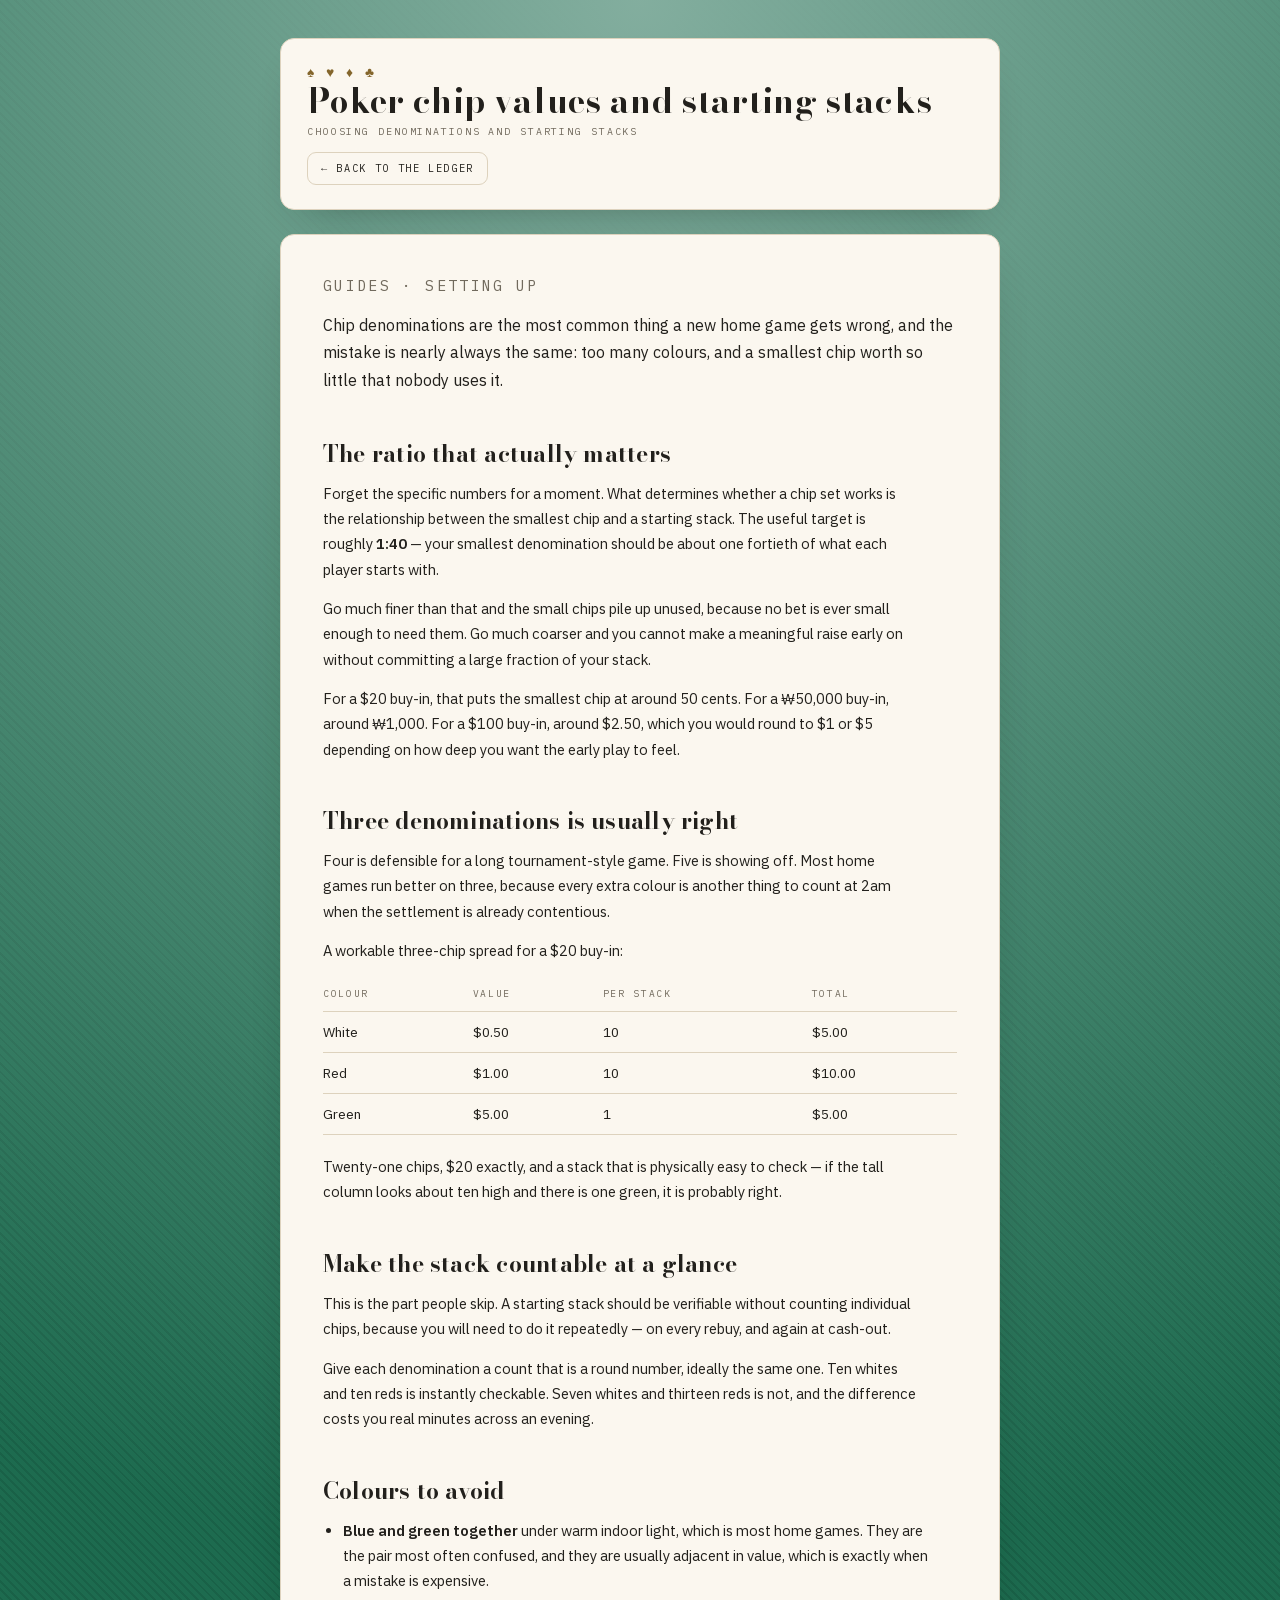
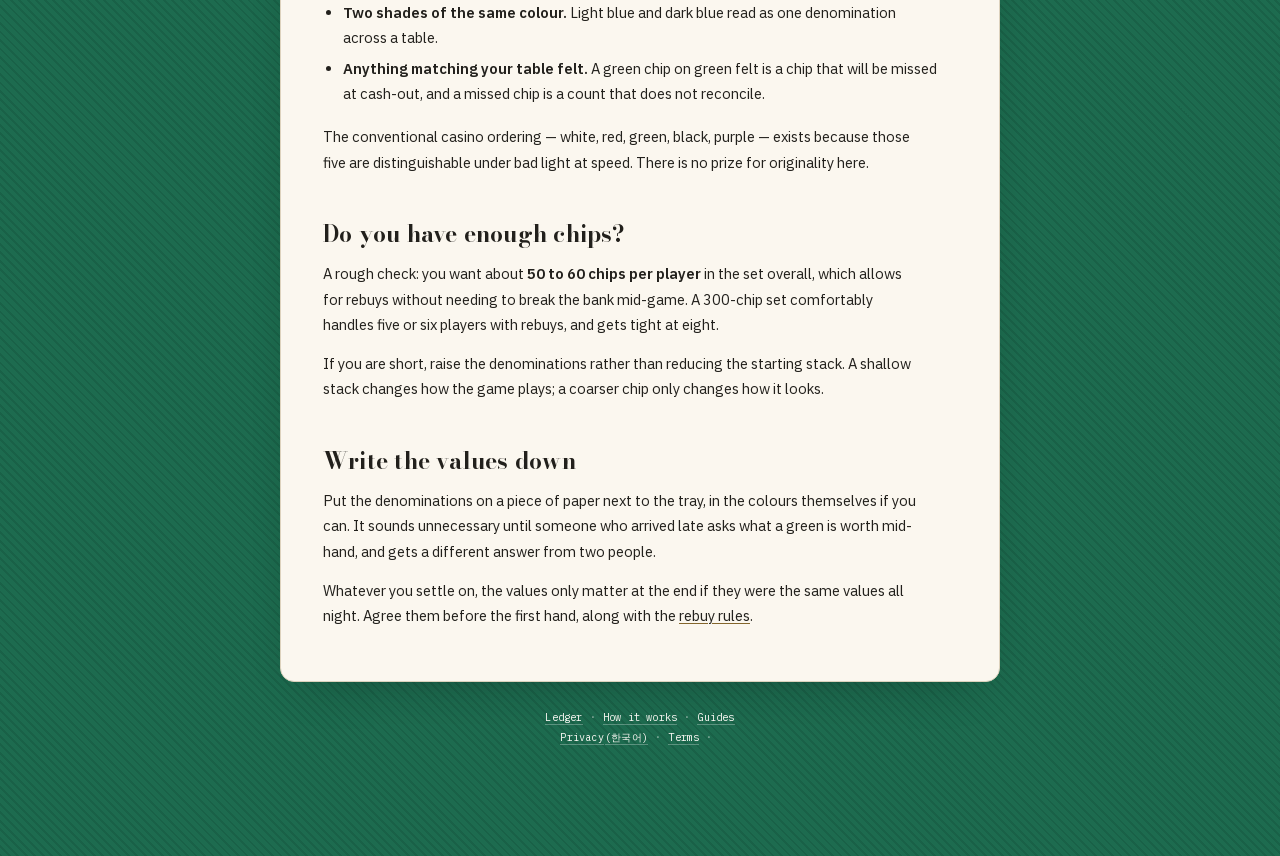
<file: guides/chip-denominations.html>
<!DOCTYPE html>
<html lang="en">
<head>
<meta charset="UTF-8">
<!-- Partial CSP. script-src is deliberately absent: Google supports only strict
     CSP with per-request nonces for AdSense (a domain allowlist breaks ad serving
     as their domains rotate), and GitHub Pages serves static files and cannot
     generate a nonce per request. frame-ancestors and X-Content-Type-Options are
     header-only and cannot be set from a meta tag at all. What is here is the
     subset that is both enforceable and safe for ads. See docs/launch-runbook.md. -->
<meta http-equiv="Content-Security-Policy" content="object-src 'none'; base-uri 'none'; form-action 'none'; upgrade-insecure-requests">
<meta name="viewport" content="width=device-width, initial-scale=1, viewport-fit=cover">
<title>Poker chip values and starting stacks — Home Poker Ledger</title>
<meta name="description" content="How to pick chip denominations that fit your buy-in: the 1:40 ratio, why three colours beats five, which colours to avoid, and how many chips you need.">
<meta name="theme-color" content="#14523c">
<meta name="referrer" content="strict-origin-when-cross-origin">
<link rel="canonical" href="https://homepokerledger.com/guides/chip-denominations.html">
<meta property="og:type" content="article">
<meta property="og:site_name" content="Home Poker Ledger">
<meta property="og:title" content="Poker chip values and starting stacks — Home Poker Ledger">
<meta property="og:description" content="How to pick chip denominations that fit your buy-in: the 1:40 ratio, why three colours beats five, which colours to avoid, and how many chips you need.">
<meta property="og:url" content="https://homepokerledger.com/guides/chip-denominations.html">
<meta property="og:image" content="https://homepokerledger.com/og.png">
<meta name="twitter:card" content="summary_large_image">
<link rel="preload" href="../fonts/plex-sans-400-latin.woff2" as="font" type="font/woff2" crossorigin>
<link rel="preload" href="../fonts/bodoni-700-latin.woff2" as="font" type="font/woff2" crossorigin>
<link rel="preload" href="../fonts/plex-mono-400-latin.woff2" as="font" type="font/woff2" crossorigin>
<link rel="icon" href="/favicon.ico" sizes="32x32">
<link rel="icon" type="image/png" sizes="48x48" href="../favicon-48.png">
<link rel="icon" type="image/png" sizes="96x96" href="../favicon-96.png">
<link rel="icon" type="image/png" sizes="192x192" href="../favicon-192.png">
<link rel="icon" type="image/svg+xml" href="../icon.svg">
<link rel="apple-touch-icon" sizes="192x192" href="../favicon-192.png">
<link rel="stylesheet" href="../site.css">
<script>
(function(){try{var s=JSON.parse(localStorage.getItem("poker.ledger.v1")||"null");
if(s&&(s.theme==="dark"||s.theme==="light"))document.documentElement.setAttribute("data-theme",s.theme);}catch(e){}})();
</script>
<script type="application/ld+json">
{
  "@context": "https://schema.org",
  "@type": "Article",
  "headline": "Poker chip values and starting stacks",
  "description": "How to pick chip denominations that fit your buy-in: the 1:40 ratio, why three colours beats five, which colours to avoid, and how many chips you need.",
  "mainEntityOfPage": {
    "@type": "WebPage",
    "@id": "https://homepokerledger.com/guides/chip-denominations.html"
  },
  "url": "https://homepokerledger.com/guides/chip-denominations.html",
  "image": {
    "@type": "ImageObject",
    "url": "https://homepokerledger.com/og.png",
    "width": 1200,
    "height": 630
  },
  "datePublished": "2026-09-05T14:46:25+09:00",
  "dateModified": "2026-09-08T16:23:14+09:00",
  "author": {
    "@type": "Organization",
    "name": "Home Poker Ledger",
    "url": "https://homepokerledger.com/"
  },
  "publisher": {
    "@type": "Organization",
    "name": "Home Poker Ledger",
    "url": "https://homepokerledger.com/",
    "logo": {
      "@type": "ImageObject",
      "url": "https://homepokerledger.com/favicon-512.png",
      "width": 512,
      "height": 512
    }
  },
  "inLanguage": "en",
  "isAccessibleForFree": true
}
</script>
<script type="application/ld+json">
{
  "@context": "https://schema.org",
  "@type": "BreadcrumbList",
  "itemListElement": [
    {
      "@type": "ListItem",
      "position": 1,
      "name": "Home Poker Ledger",
      "item": "https://homepokerledger.com/"
    },
    {
      "@type": "ListItem",
      "position": 2,
      "name": "Guides",
      "item": "https://homepokerledger.com/guides/"
    },
    {
      "@type": "ListItem",
      "position": 3,
      "name": "Poker chip values and starting stacks",
      "item": "https://homepokerledger.com/guides/chip-denominations.html"
    }
  ]
}
</script>
</head>
<body>

<main class="table">

  <header class="rail">
    <div class="brand">
      <div class="suits">&spades; &hearts; &diams; &clubs;</div>
      <h1>Poker chip values and starting stacks</h1>
      <div class="sub">Choosing denominations and starting stacks</div>
    </div>
    <a class="back" href="../">&larr; Back to the ledger</a>
  </header>

  <article class="doc">

    <p class="updated">Guides &middot; Setting up</p>

    <p class="lede">Chip denominations are the most common thing a new home game gets
      wrong, and the mistake is nearly always the same: too many colours, and a smallest
      chip worth so little that nobody uses it.</p>

    <h2>The ratio that actually matters</h2>
    <p>Forget the specific numbers for a moment. What determines whether a chip set works
      is the relationship between the smallest chip and a starting stack. The useful
      target is roughly <strong>1:40</strong> &mdash; your smallest denomination should be
      about one fortieth of what each player starts with.</p>
    <p>Go much finer than that and the small chips pile up unused, because no bet is ever
      small enough to need them. Go much coarser and you cannot make a meaningful raise
      early on without committing a large fraction of your stack.</p>
    <p>For a $20 buy-in, that puts the smallest chip at around 50 cents. For a ₩50,000
      buy-in, around ₩1,000. For a $100 buy-in, around $2.50, which you would round to
      $1 or $5 depending on how deep you want the early play to feel.</p>

    <h2>Three denominations is usually right</h2>
    <p>Four is defensible for a long tournament-style game. Five is showing off. Most home
      games run better on three, because every extra colour is another thing to count at
      2am when the settlement is already contentious.</p>
    <p>A workable three-chip spread for a $20 buy-in:</p>
    <div class="table-scroll">
      <table>
        <thead><tr><th>Colour</th><th>Value</th><th>Per stack</th><th>Total</th></tr></thead>
        <tbody>
          <tr><td>White</td><td>$0.50</td><td>10</td><td>$5.00</td></tr>
          <tr><td>Red</td><td>$1.00</td><td>10</td><td>$10.00</td></tr>
          <tr><td>Green</td><td>$5.00</td><td>1</td><td>$5.00</td></tr>
        </tbody>
      </table>
    </div>
    <p>Twenty-one chips, $20 exactly, and a stack that is physically easy to check &mdash;
      if the tall column looks about ten high and there is one green, it is probably right.</p>

    <h2>Make the stack countable at a glance</h2>
    <p>This is the part people skip. A starting stack should be verifiable without
      counting individual chips, because you will need to do it repeatedly &mdash; on
      every rebuy, and again at cash-out.</p>
    <p>Give each denomination a count that is a round number, ideally the same one. Ten
      whites and ten reds is instantly checkable. Seven whites and thirteen reds is not,
      and the difference costs you real minutes across an evening.</p>

    <h2>Colours to avoid</h2>
    <ul>
      <li><strong>Blue and green together</strong> under warm indoor light, which is most
        home games. They are the pair most often confused, and they are usually adjacent
        in value, which is exactly when a mistake is expensive.</li>
      <li><strong>Two shades of the same colour.</strong> Light blue and dark blue read as
        one denomination across a table.</li>
      <li><strong>Anything matching your table felt.</strong> A green chip on green felt is
        a chip that will be missed at cash-out, and a missed chip is a count that does not
        reconcile.</li>
    </ul>
    <p>The conventional casino ordering &mdash; white, red, green, black, purple &mdash;
      exists because those five are distinguishable under bad light at speed. There is no
      prize for originality here.</p>

    <h2>Do you have enough chips?</h2>
    <p>A rough check: you want about <strong>50 to 60 chips per player</strong> in the set
      overall, which allows for rebuys without needing to break the bank mid-game. A
      300-chip set comfortably handles five or six players with rebuys, and gets tight at
      eight.</p>
    <p>If you are short, raise the denominations rather than reducing the starting stack.
      A shallow stack changes how the game plays; a coarser chip only changes how it
      looks.</p>

    <h2>Write the values down</h2>
    <p>Put the denominations on a piece of paper next to the tray, in the colours
      themselves if you can. It sounds unnecessary until someone who arrived late asks
      what a green is worth mid-hand, and gets a different answer from two people.</p>
    <p>Whatever you settle on, the values only matter at the end if they were the same
      values all night. Agree them before the first hand, along with the
      <a href="rebuys-and-late-entries.html">rebuy rules</a>.</p>

  </article>

  <footer class="foot">
    <a href="../">Ledger</a><span class="sep">&middot;</span><a href="../how-it-works.html">How it works</a><span class="sep">&middot;</span><a href="../guides/">Guides</a><br><a href="../privacy.html" hreflang="en">Privacy</a>&#8202;<a href="../privacy-ko.html" lang="ko" hreflang="ko" aria-label="개인정보처리방침 — the privacy policy in Korean">(한국어)</a><span class="sep">&middot;</span><a href="../terms.html">Terms</a><span class="sep">&middot;</span><a href="#" data-consent-reopen hidden>Cookie settings</a>
  </footer>

</main>

<script src="../consent.js" defer></script>

</body>
</html>
</file>
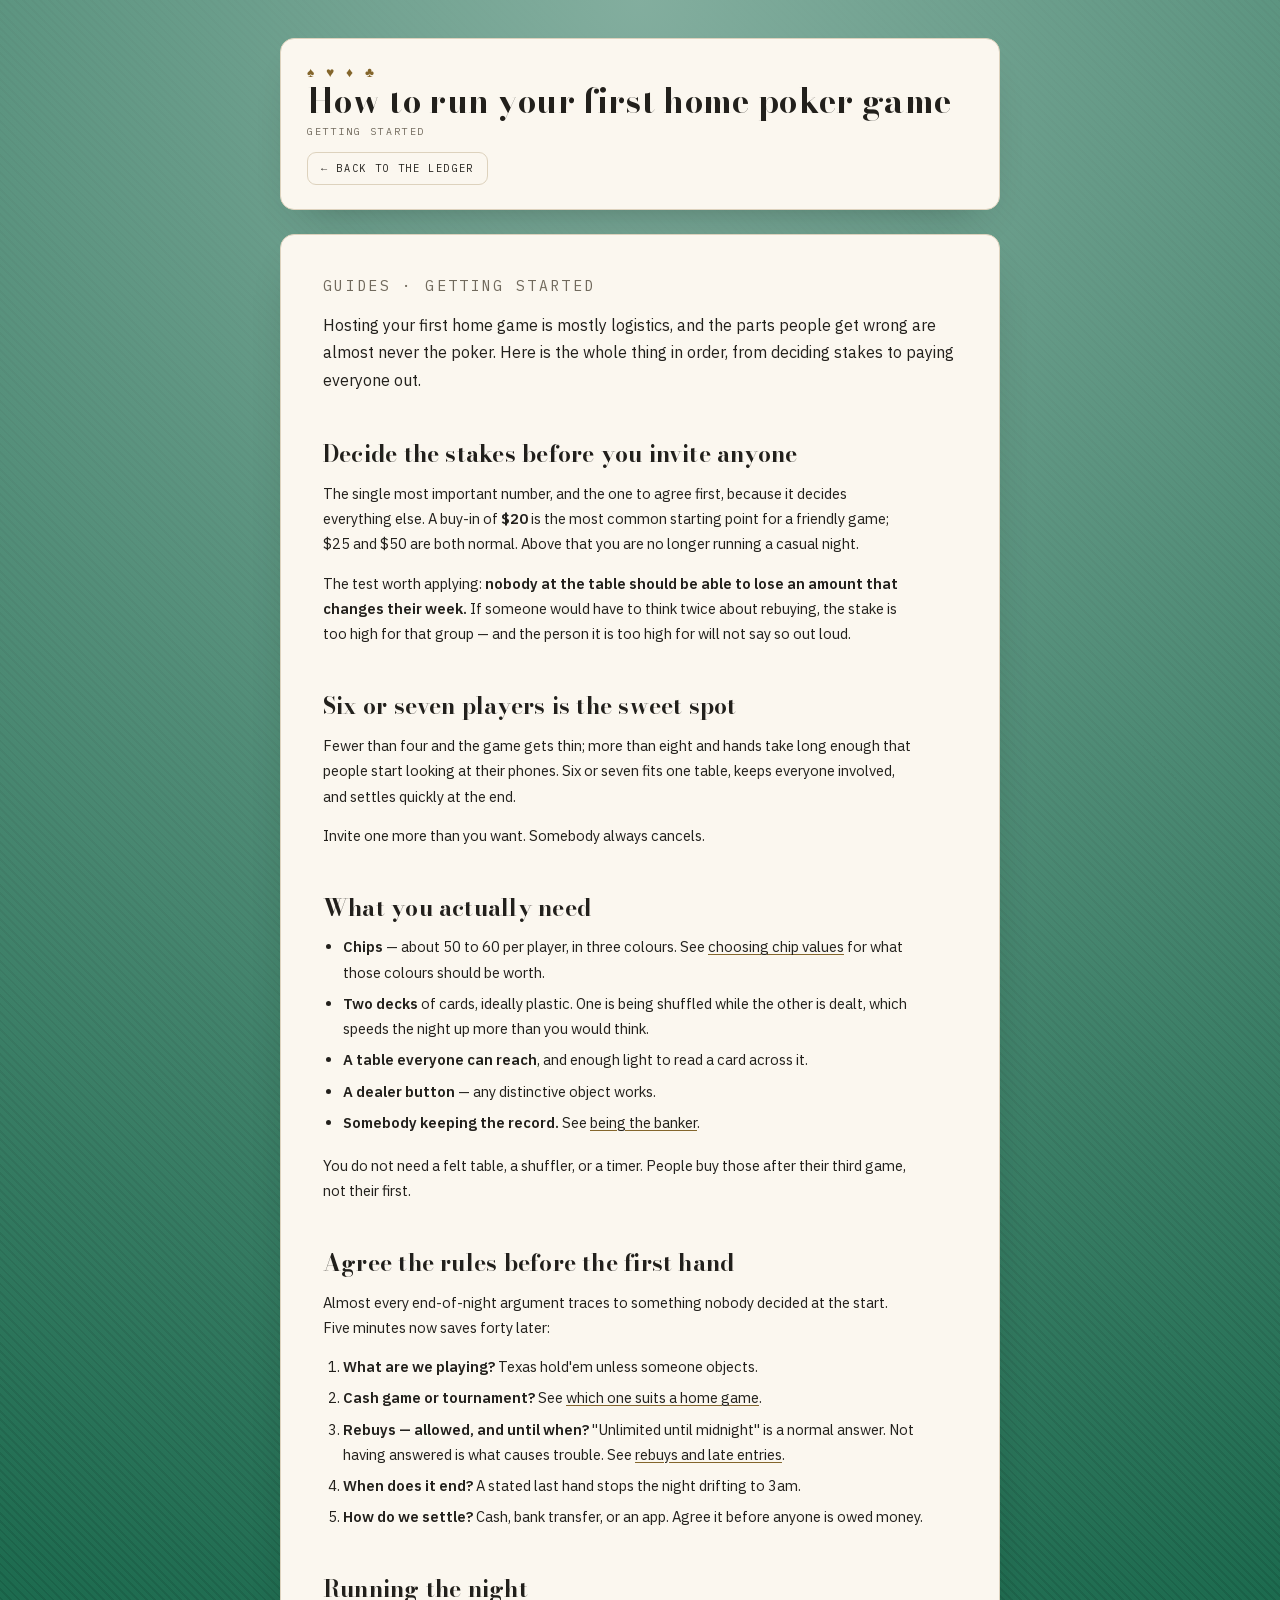
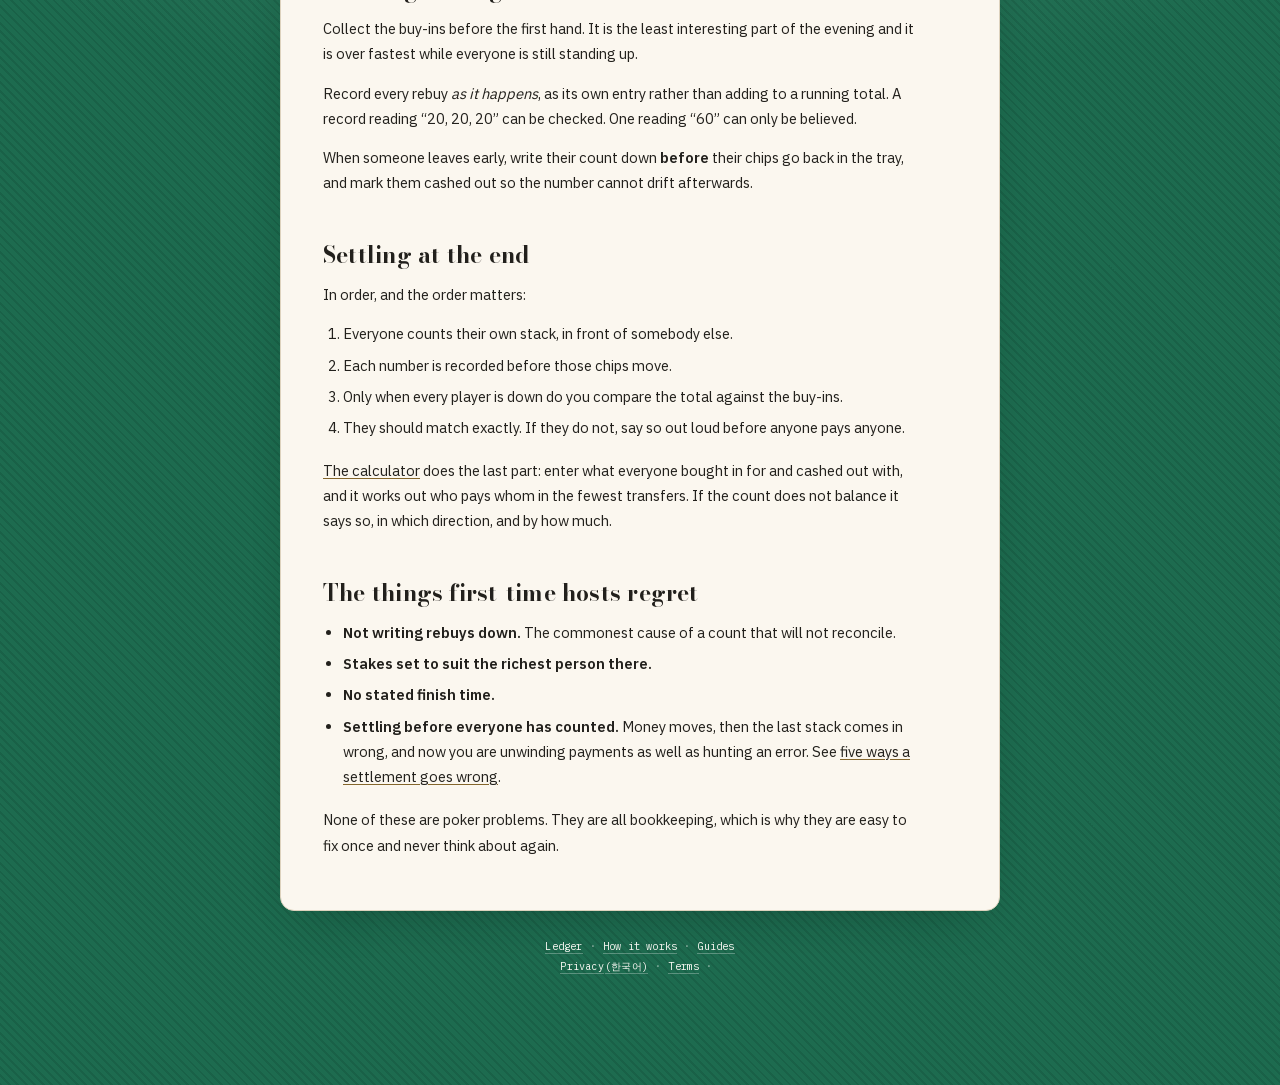
<file: guides/first-home-game.html>
<!DOCTYPE html>
<html lang="en">
<head>
<meta charset="UTF-8">
<!-- Partial CSP. script-src is deliberately absent: Google supports only strict
     CSP with per-request nonces for AdSense (a domain allowlist breaks ad serving
     as their domains rotate), and GitHub Pages serves static files and cannot
     generate a nonce per request. frame-ancestors and X-Content-Type-Options are
     header-only and cannot be set from a meta tag at all. What is here is the
     subset that is both enforceable and safe for ads. See docs/launch-runbook.md. -->
<meta http-equiv="Content-Security-Policy" content="object-src 'none'; base-uri 'none'; form-action 'none'; upgrade-insecure-requests">
<meta name="viewport" content="width=device-width, initial-scale=1, viewport-fit=cover">
<title>How to run your first home poker game — Home Poker Ledger</title>
<meta name="description" content="Everything a first-time host needs in order: choosing stakes, how many players, what to buy, the rules to agree before dealing, and how to settle up at the end.">
<meta name="theme-color" content="#14523c">
<meta name="referrer" content="strict-origin-when-cross-origin">
<link rel="canonical" href="https://homepokerledger.com/guides/first-home-game.html">
<meta property="og:type" content="article">
<meta property="og:site_name" content="Home Poker Ledger">
<meta property="og:title" content="How to run your first home poker game — Home Poker Ledger">
<meta property="og:description" content="Everything a first-time host needs in order: choosing stakes, how many players, what to buy, the rules to agree before dealing, and how to settle up at the end.">
<meta property="og:url" content="https://homepokerledger.com/guides/first-home-game.html">
<meta property="og:image" content="https://homepokerledger.com/og.png">
<meta name="twitter:card" content="summary_large_image">
<link rel="preload" href="../fonts/plex-sans-400-latin.woff2" as="font" type="font/woff2" crossorigin>
<link rel="preload" href="../fonts/bodoni-700-latin.woff2" as="font" type="font/woff2" crossorigin>
<link rel="preload" href="../fonts/plex-mono-400-latin.woff2" as="font" type="font/woff2" crossorigin>
<link rel="icon" href="/favicon.ico" sizes="32x32">
<link rel="icon" type="image/png" sizes="48x48" href="../favicon-48.png">
<link rel="icon" type="image/png" sizes="96x96" href="../favicon-96.png">
<link rel="icon" type="image/png" sizes="192x192" href="../favicon-192.png">
<link rel="icon" type="image/svg+xml" href="../icon.svg">
<link rel="apple-touch-icon" sizes="192x192" href="../favicon-192.png">
<link rel="stylesheet" href="../site.css">
<script>
(function(){try{var s=JSON.parse(localStorage.getItem("poker.ledger.v1")||"null");
if(s&&(s.theme==="dark"||s.theme==="light"))document.documentElement.setAttribute("data-theme",s.theme);}catch(e){}})();
</script>
<script type="application/ld+json">
{
  "@context": "https://schema.org",
  "@type": "Article",
  "headline": "How to run your first home poker game",
  "description": "Everything a first-time host needs in order: choosing stakes, how many players, what to buy, the rules to agree before dealing, and how to settle up at the end.",
  "mainEntityOfPage": {
    "@type": "WebPage",
    "@id": "https://homepokerledger.com/guides/first-home-game.html"
  },
  "url": "https://homepokerledger.com/guides/first-home-game.html",
  "image": {
    "@type": "ImageObject",
    "url": "https://homepokerledger.com/og.png",
    "width": 1200,
    "height": 630
  },
  "datePublished": "2026-09-07T21:30:39+09:00",
  "dateModified": "2026-09-08T16:23:14+09:00",
  "author": {
    "@type": "Organization",
    "name": "Home Poker Ledger",
    "url": "https://homepokerledger.com/"
  },
  "publisher": {
    "@type": "Organization",
    "name": "Home Poker Ledger",
    "url": "https://homepokerledger.com/",
    "logo": {
      "@type": "ImageObject",
      "url": "https://homepokerledger.com/favicon-512.png",
      "width": 512,
      "height": 512
    }
  },
  "inLanguage": "en",
  "isAccessibleForFree": true
}
</script>
<script type="application/ld+json">
{
  "@context": "https://schema.org",
  "@type": "BreadcrumbList",
  "itemListElement": [
    {
      "@type": "ListItem",
      "position": 1,
      "name": "Home Poker Ledger",
      "item": "https://homepokerledger.com/"
    },
    {
      "@type": "ListItem",
      "position": 2,
      "name": "Guides",
      "item": "https://homepokerledger.com/guides/"
    },
    {
      "@type": "ListItem",
      "position": 3,
      "name": "How to run your first home poker game",
      "item": "https://homepokerledger.com/guides/first-home-game.html"
    }
  ]
}
</script>
</head>
<body>

<main class="table">

  <header class="rail">
    <div class="brand">
      <div class="suits">&spades; &hearts; &diams; &clubs;</div>
      <h1>How to run your first home poker game</h1>
      <div class="sub">Getting started</div>
    </div>
    <a class="back" href="../">&larr; Back to the ledger</a>
  </header>

  <article class="doc">

    <p class="updated">Guides &middot; Getting started</p>

    <p class="lede">Hosting your first home game is mostly logistics, and the parts
      people get wrong are almost never the poker. Here is the whole thing in order,
      from deciding stakes to paying everyone out.</p>

    <h2>Decide the stakes before you invite anyone</h2>
    <p>The single most important number, and the one to agree first, because it decides
      everything else. A buy-in of <strong>$20</strong> is the most common starting
      point for a friendly game; $25 and $50 are both normal. Above that you are no
      longer running a casual night.</p>
    <p>The test worth applying: <strong>nobody at the table should be able to lose an
      amount that changes their week.</strong> If someone would have to think twice
      about rebuying, the stake is too high for that group — and the person it is too
      high for will not say so out loud.</p>

    <h2>Six or seven players is the sweet spot</h2>
    <p>Fewer than four and the game gets thin; more than eight and hands take long
      enough that people start looking at their phones. Six or seven fits one table,
      keeps everyone involved, and settles quickly at the end.</p>
    <p>Invite one more than you want. Somebody always cancels.</p>

    <h2>What you actually need</h2>
    <ul>
      <li><strong>Chips</strong> &mdash; about 50 to 60 per player, in three colours.
        See <a href="chip-denominations.html">choosing chip values</a> for what those
        colours should be worth.</li>
      <li><strong>Two decks</strong> of cards, ideally plastic. One is being shuffled
        while the other is dealt, which speeds the night up more than you would think.</li>
      <li><strong>A table everyone can reach</strong>, and enough light to read a card
        across it.</li>
      <li><strong>A dealer button</strong> &mdash; any distinctive object works.</li>
      <li><strong>Somebody keeping the record.</strong> See
        <a href="being-the-banker.html">being the banker</a>.</li>
    </ul>
    <p>You do not need a felt table, a shuffler, or a timer. People buy those after
      their third game, not their first.</p>

    <h2>Agree the rules before the first hand</h2>
    <p>Almost every end-of-night argument traces to something nobody decided at the
      start. Five minutes now saves forty later:</p>
    <ol>
      <li><strong>What are we playing?</strong> Texas hold'em unless someone objects.</li>
      <li><strong>Cash game or tournament?</strong> See
        <a href="cash-game-or-tournament.html">which one suits a home game</a>.</li>
      <li><strong>Rebuys &mdash; allowed, and until when?</strong> "Unlimited until
        midnight" is a normal answer. Not having answered is what causes trouble. See
        <a href="rebuys-and-late-entries.html">rebuys and late entries</a>.</li>
      <li><strong>When does it end?</strong> A stated last hand stops the night
        drifting to 3am.</li>
      <li><strong>How do we settle?</strong> Cash, bank transfer, or an app. Agree it
        before anyone is owed money.</li>
    </ol>

    <h2>Running the night</h2>
    <p>Collect the buy-ins before the first hand. It is the least interesting part of
      the evening and it is over fastest while everyone is still standing up.</p>
    <p>Record every rebuy <em>as it happens</em>, as its own entry rather than adding to
      a running total. A record reading &ldquo;20, 20, 20&rdquo; can be checked. One
      reading &ldquo;60&rdquo; can only be believed.</p>
    <p>When someone leaves early, write their count down <strong>before</strong> their
      chips go back in the tray, and mark them cashed out so the number cannot drift
      afterwards.</p>

    <h2>Settling at the end</h2>
    <p>In order, and the order matters:</p>
    <ol>
      <li>Everyone counts their own stack, in front of somebody else.</li>
      <li>Each number is recorded before those chips move.</li>
      <li>Only when every player is down do you compare the total against the buy-ins.</li>
      <li>They should match exactly. If they do not, say so out loud before anyone pays
        anyone.</li>
    </ol>
    <p><a href="../">The calculator</a> does the last part: enter what everyone bought
      in for and cashed out with, and it works out who pays whom in the fewest
      transfers. If the count does not balance it says so, in which direction, and by
      how much.</p>

    <h2>The things first-time hosts regret</h2>
    <ul>
      <li><strong>Not writing rebuys down.</strong> The commonest cause of a count that
        will not reconcile.</li>
      <li><strong>Stakes set to suit the richest person there.</strong></li>
      <li><strong>No stated finish time.</strong></li>
      <li><strong>Settling before everyone has counted.</strong> Money moves, then the
        last stack comes in wrong, and now you are unwinding payments as well as hunting
        an error. See <a href="settlement-mistakes.html">five ways a settlement goes
        wrong</a>.</li>
    </ul>
    <p>None of these are poker problems. They are all bookkeeping, which is why they are
      easy to fix once and never think about again.</p>

  </article>

  <footer class="foot">
    <a href="../">Ledger</a><span class="sep">&middot;</span><a href="../how-it-works.html">How it works</a><span class="sep">&middot;</span><a href="../guides/">Guides</a><br><a href="../privacy.html" hreflang="en">Privacy</a>&#8202;<a href="../privacy-ko.html" lang="ko" hreflang="ko" aria-label="개인정보처리방침 — the privacy policy in Korean">(한국어)</a><span class="sep">&middot;</span><a href="../terms.html">Terms</a><span class="sep">&middot;</span><a href="#" data-consent-reopen hidden>Cookie settings</a>
  </footer>

</main>

<script src="../consent.js" defer></script>

</body>
</html>
</file>
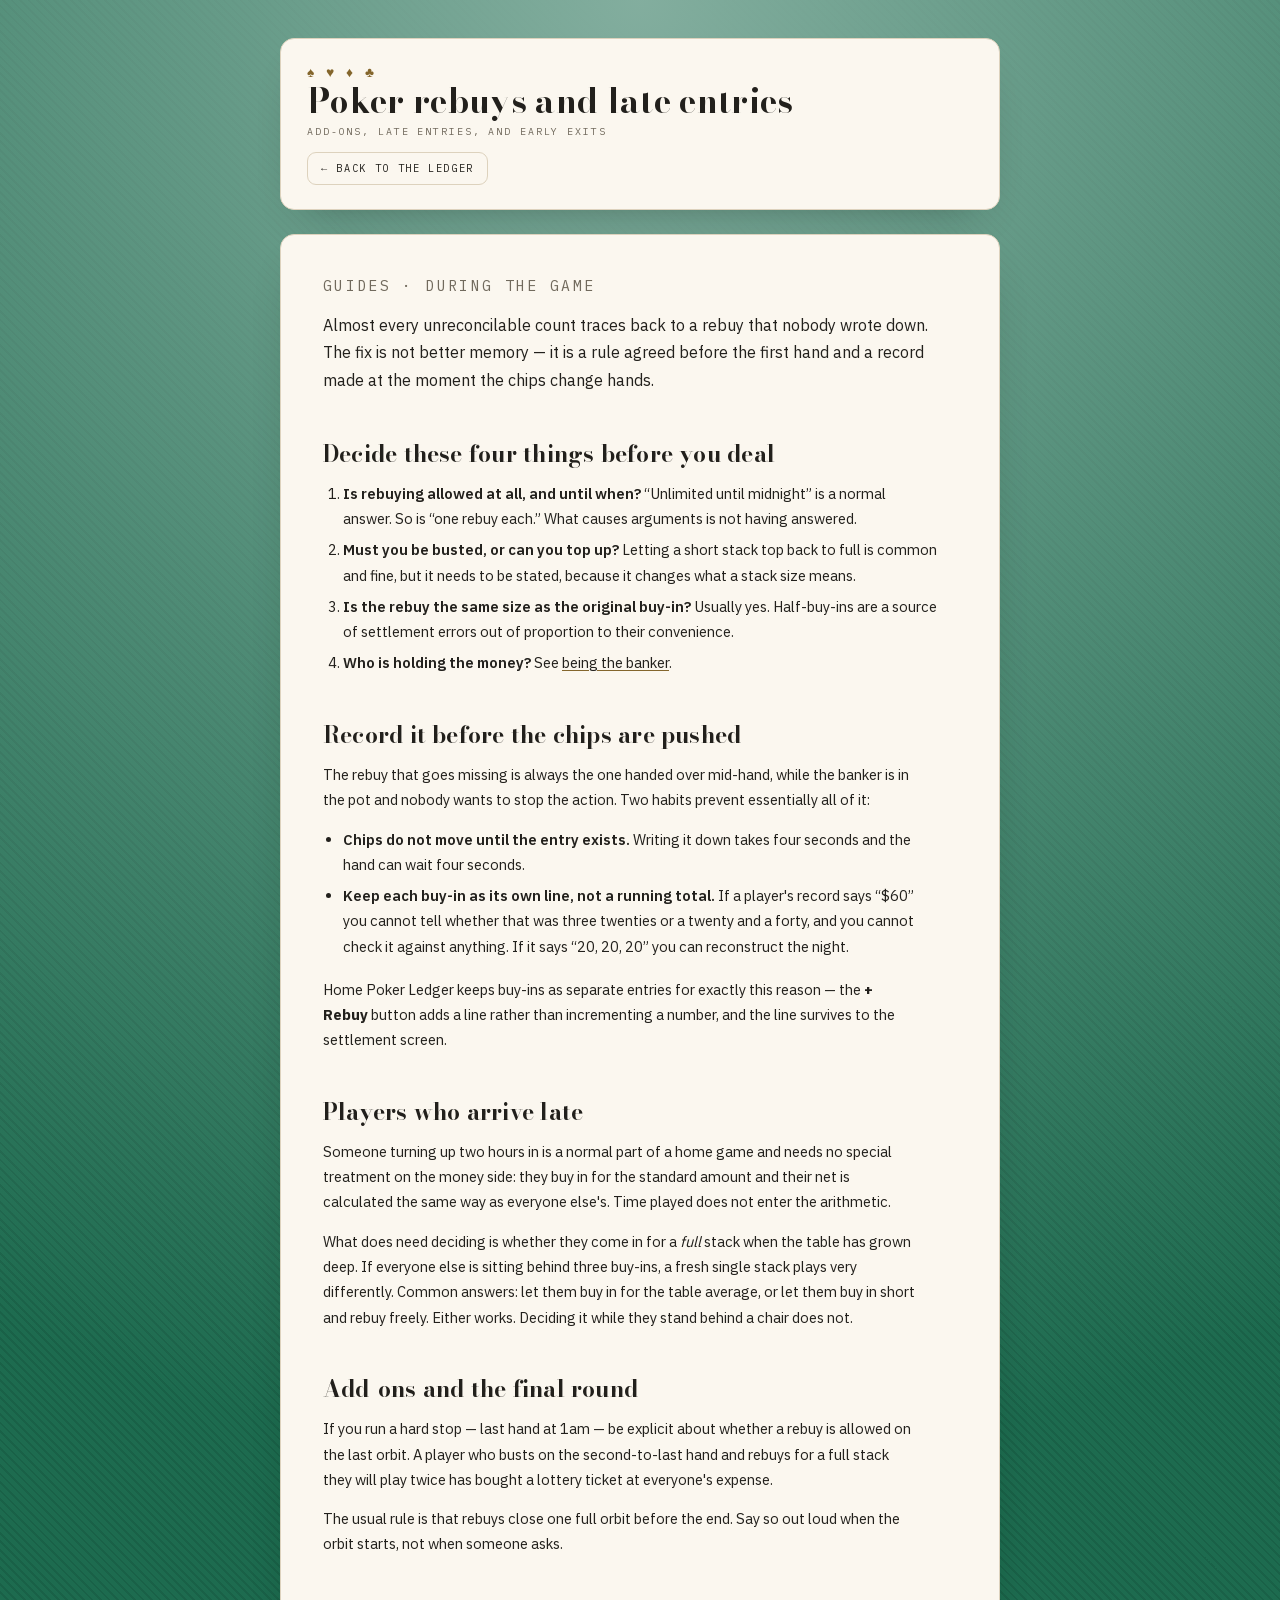
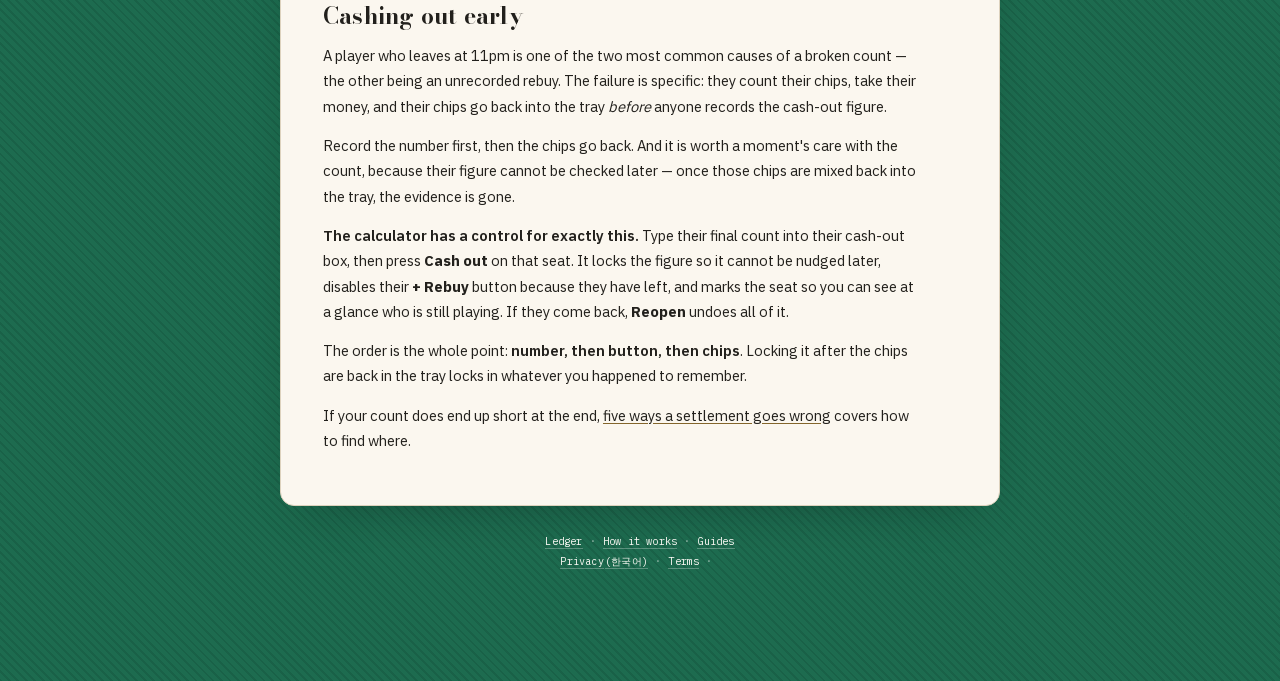
<file: guides/rebuys-and-late-entries.html>
<!DOCTYPE html>
<html lang="en">
<head>
<meta charset="UTF-8">
<!-- Partial CSP. script-src is deliberately absent: Google supports only strict
     CSP with per-request nonces for AdSense (a domain allowlist breaks ad serving
     as their domains rotate), and GitHub Pages serves static files and cannot
     generate a nonce per request. frame-ancestors and X-Content-Type-Options are
     header-only and cannot be set from a meta tag at all. What is here is the
     subset that is both enforceable and safe for ads. See docs/launch-runbook.md. -->
<meta http-equiv="Content-Security-Policy" content="object-src 'none'; base-uri 'none'; form-action 'none'; upgrade-insecure-requests">
<meta name="viewport" content="width=device-width, initial-scale=1, viewport-fit=cover">
<title>Poker rebuys, add-ons and late entries — Home Poker Ledger</title>
<meta name="description" content="What to agree before the first hand, how to record a rebuy so it survives to settlement, seating a late player, and cashing out early without breaking the count.">
<meta name="theme-color" content="#14523c">
<meta name="referrer" content="strict-origin-when-cross-origin">
<link rel="canonical" href="https://homepokerledger.com/guides/rebuys-and-late-entries.html">
<meta property="og:type" content="article">
<meta property="og:site_name" content="Home Poker Ledger">
<meta property="og:title" content="Poker rebuys, add-ons and late entries — Home Poker Ledger">
<meta property="og:description" content="What to agree before the first hand, how to record a rebuy so it survives to settlement, seating a late player, and cashing out early without breaking the count.">
<meta property="og:url" content="https://homepokerledger.com/guides/rebuys-and-late-entries.html">
<meta property="og:image" content="https://homepokerledger.com/og.png">
<meta name="twitter:card" content="summary_large_image">
<link rel="preload" href="../fonts/plex-sans-400-latin.woff2" as="font" type="font/woff2" crossorigin>
<link rel="preload" href="../fonts/bodoni-700-latin.woff2" as="font" type="font/woff2" crossorigin>
<link rel="preload" href="../fonts/plex-mono-400-latin.woff2" as="font" type="font/woff2" crossorigin>
<link rel="icon" href="/favicon.ico" sizes="32x32">
<link rel="icon" type="image/png" sizes="48x48" href="../favicon-48.png">
<link rel="icon" type="image/png" sizes="96x96" href="../favicon-96.png">
<link rel="icon" type="image/png" sizes="192x192" href="../favicon-192.png">
<link rel="icon" type="image/svg+xml" href="../icon.svg">
<link rel="apple-touch-icon" sizes="192x192" href="../favicon-192.png">
<link rel="stylesheet" href="../site.css">
<script>
(function(){try{var s=JSON.parse(localStorage.getItem("poker.ledger.v1")||"null");
if(s&&(s.theme==="dark"||s.theme==="light"))document.documentElement.setAttribute("data-theme",s.theme);}catch(e){}})();
</script>
<script type="application/ld+json">
{
  "@context": "https://schema.org",
  "@type": "Article",
  "headline": "Poker rebuys and late entries",
  "description": "What to agree before the first hand, how to record a rebuy so it survives to settlement, seating a late player, and cashing out early without breaking the count.",
  "mainEntityOfPage": {
    "@type": "WebPage",
    "@id": "https://homepokerledger.com/guides/rebuys-and-late-entries.html"
  },
  "url": "https://homepokerledger.com/guides/rebuys-and-late-entries.html",
  "image": {
    "@type": "ImageObject",
    "url": "https://homepokerledger.com/og.png",
    "width": 1200,
    "height": 630
  },
  "datePublished": "2026-09-05T14:46:25+09:00",
  "dateModified": "2026-09-08T16:23:14+09:00",
  "author": {
    "@type": "Organization",
    "name": "Home Poker Ledger",
    "url": "https://homepokerledger.com/"
  },
  "publisher": {
    "@type": "Organization",
    "name": "Home Poker Ledger",
    "url": "https://homepokerledger.com/",
    "logo": {
      "@type": "ImageObject",
      "url": "https://homepokerledger.com/favicon-512.png",
      "width": 512,
      "height": 512
    }
  },
  "inLanguage": "en",
  "isAccessibleForFree": true
}
</script>
<script type="application/ld+json">
{
  "@context": "https://schema.org",
  "@type": "BreadcrumbList",
  "itemListElement": [
    {
      "@type": "ListItem",
      "position": 1,
      "name": "Home Poker Ledger",
      "item": "https://homepokerledger.com/"
    },
    {
      "@type": "ListItem",
      "position": 2,
      "name": "Guides",
      "item": "https://homepokerledger.com/guides/"
    },
    {
      "@type": "ListItem",
      "position": 3,
      "name": "Poker rebuys and late entries",
      "item": "https://homepokerledger.com/guides/rebuys-and-late-entries.html"
    }
  ]
}
</script>
</head>
<body>

<main class="table">

  <header class="rail">
    <div class="brand">
      <div class="suits">&spades; &hearts; &diams; &clubs;</div>
      <h1>Poker rebuys and late entries</h1>
      <div class="sub">Add-ons, late entries, and early exits</div>
    </div>
    <a class="back" href="../">&larr; Back to the ledger</a>
  </header>

  <article class="doc">

    <p class="updated">Guides &middot; During the game</p>

    <p class="lede">Almost every unreconcilable count traces back to a rebuy that nobody
      wrote down. The fix is not better memory &mdash; it is a rule agreed before the first
      hand and a record made at the moment the chips change hands.</p>

    <h2>Decide these four things before you deal</h2>
    <ol>
      <li><strong>Is rebuying allowed at all, and until when?</strong> &ldquo;Unlimited until
        midnight&rdquo; is a normal answer. So is &ldquo;one rebuy each.&rdquo; What causes
        arguments is not having answered.</li>
      <li><strong>Must you be busted, or can you top up?</strong> Letting a short stack top
        back to full is common and fine, but it needs to be stated, because it changes what
        a stack size means.</li>
      <li><strong>Is the rebuy the same size as the original buy-in?</strong> Usually yes.
        Half-buy-ins are a source of settlement errors out of proportion to their
        convenience.</li>
      <li><strong>Who is holding the money?</strong> See <a href="being-the-banker.html">being
        the banker</a>.</li>
    </ol>

    <h2>Record it before the chips are pushed</h2>
    <p>The rebuy that goes missing is always the one handed over mid-hand, while the
      banker is in the pot and nobody wants to stop the action. Two habits prevent
      essentially all of it:</p>
    <ul>
      <li><strong>Chips do not move until the entry exists.</strong> Writing it down takes
        four seconds and the hand can wait four seconds.</li>
      <li><strong>Keep each buy-in as its own line, not a running total.</strong> If a
        player's record says &ldquo;$60&rdquo; you cannot tell whether that was three
        twenties or a twenty and a forty, and you cannot check it against anything. If it
        says &ldquo;20, 20, 20&rdquo; you can reconstruct the night.</li>
    </ul>
    <p>Home Poker Ledger keeps buy-ins as separate entries for exactly this reason &mdash; the
      <b>+ Rebuy</b> button adds a line rather than incrementing a number, and the line
      survives to the settlement screen.</p>

    <h2>Players who arrive late</h2>
    <p>Someone turning up two hours in is a normal part of a home game and needs no special
      treatment on the money side: they buy in for the standard amount and their net is
      calculated the same way as everyone else's. Time played does not enter the
      arithmetic.</p>
    <p>What does need deciding is whether they come in for a <em>full</em> stack when the
      table has grown deep. If everyone else is sitting behind three buy-ins, a fresh
      single stack plays very differently. Common answers: let them buy in for the table
      average, or let them buy in short and rebuy freely. Either works. Deciding it while
      they stand behind a chair does not.</p>

    <h2>Add-ons and the final round</h2>
    <p>If you run a hard stop &mdash; last hand at 1am &mdash; be explicit about whether a
      rebuy is allowed on the last orbit. A player who busts on the second-to-last hand and
      rebuys for a full stack they will play twice has bought a lottery ticket at
      everyone's expense.</p>
    <p>The usual rule is that rebuys close one full orbit before the end. Say so out loud
      when the orbit starts, not when someone asks.</p>

    <h2>Cashing out early</h2>
    <p>A player who leaves at 11pm is one of the two most common causes of a broken count
      &mdash; the other being an unrecorded rebuy. The failure is specific: they count
      their chips, take their money, and their chips go back into the tray <em>before</em>
      anyone records the cash-out figure.</p>
    <p>Record the number first, then the chips go back. And it is worth a moment's care
      with the count, because their figure cannot be checked later &mdash; once those chips
      are mixed back into the tray, the evidence is gone.</p>
    <p><strong>The calculator has a control for exactly this.</strong> Type their final
      count into their cash-out box, then press <b>Cash out</b> on that seat. It locks
      the figure so it cannot be nudged later, disables their <b>+ Rebuy</b> button
      because they have left, and marks the seat so you can see at a glance who is still
      playing. If they come back, <b>Reopen</b> undoes all of it.</p>
    <p>The order is the whole point: <strong>number, then button, then chips</strong>.
      Locking it after the chips are back in the tray locks in whatever you happened to
      remember.</p>
    <p>If your count does end up short at the end, <a href="settlement-mistakes.html">five
      ways a settlement goes wrong</a> covers how to find where.</p>

  </article>

  <footer class="foot">
    <a href="../">Ledger</a><span class="sep">&middot;</span><a href="../how-it-works.html">How it works</a><span class="sep">&middot;</span><a href="../guides/">Guides</a><br><a href="../privacy.html" hreflang="en">Privacy</a>&#8202;<a href="../privacy-ko.html" lang="ko" hreflang="ko" aria-label="개인정보처리방침 — the privacy policy in Korean">(한국어)</a><span class="sep">&middot;</span><a href="../terms.html">Terms</a><span class="sep">&middot;</span><a href="#" data-consent-reopen hidden>Cookie settings</a>
  </footer>

</main>

<script src="../consent.js" defer></script>

</body>
</html>
</file>
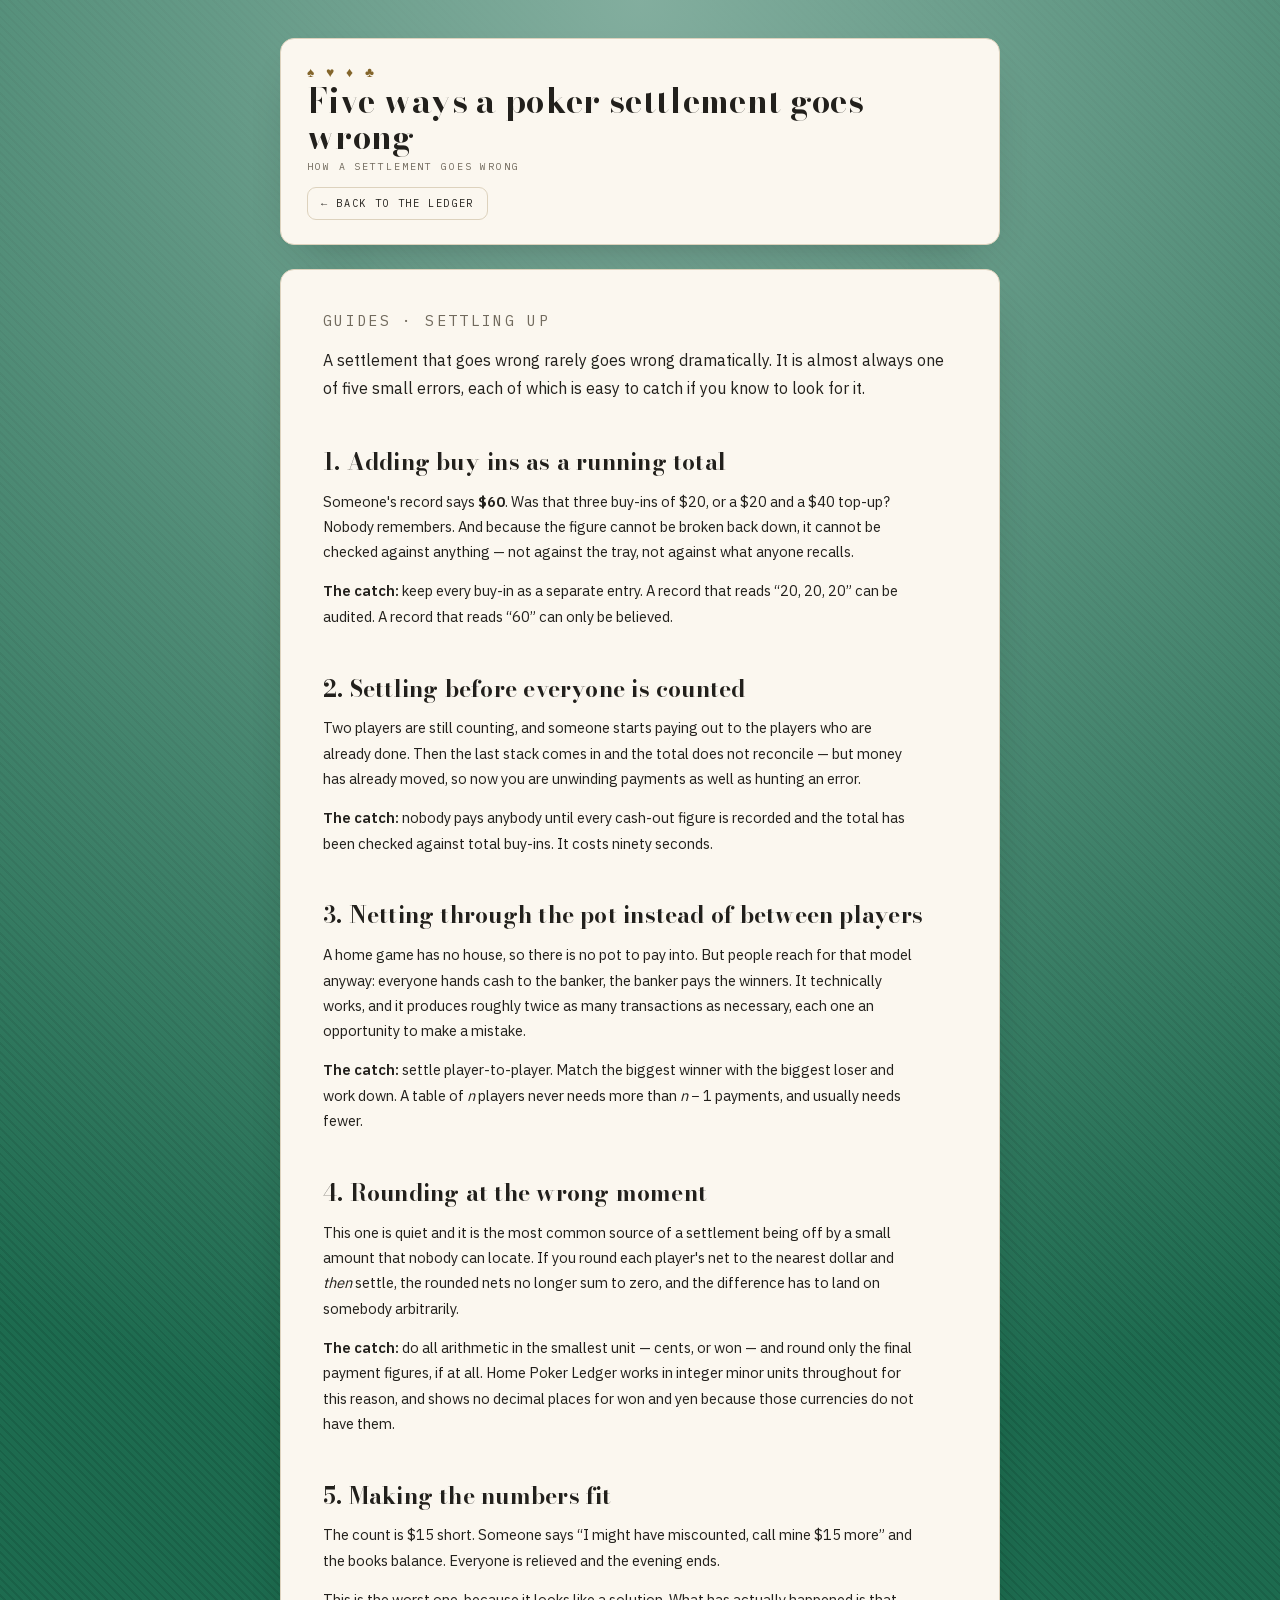
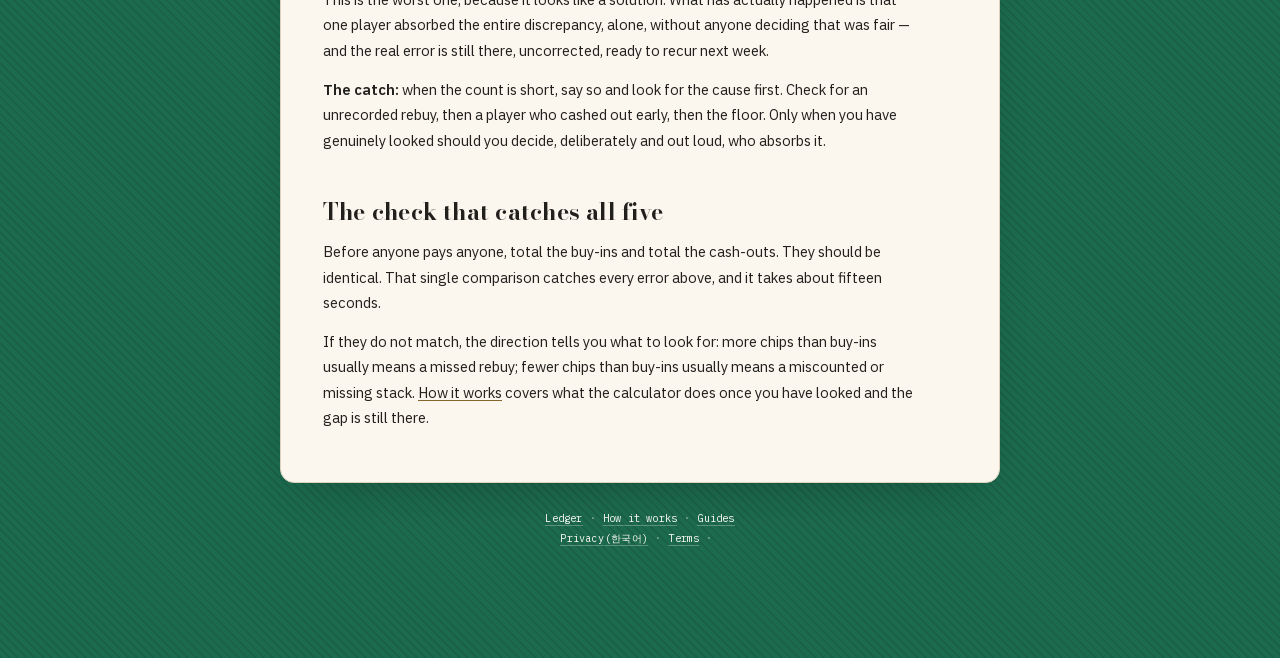
<file: guides/settlement-mistakes.html>
<!DOCTYPE html>
<html lang="en">
<head>
<meta charset="UTF-8">
<!-- Partial CSP. script-src is deliberately absent: Google supports only strict
     CSP with per-request nonces for AdSense (a domain allowlist breaks ad serving
     as their domains rotate), and GitHub Pages serves static files and cannot
     generate a nonce per request. frame-ancestors and X-Content-Type-Options are
     header-only and cannot be set from a meta tag at all. What is here is the
     subset that is both enforceable and safe for ads. See docs/launch-runbook.md. -->
<meta http-equiv="Content-Security-Policy" content="object-src 'none'; base-uri 'none'; form-action 'none'; upgrade-insecure-requests">
<meta name="viewport" content="width=device-width, initial-scale=1, viewport-fit=cover">
<title>Five ways a poker settlement goes wrong</title>
<meta name="description" content="The five errors that turn a five-minute settle into a forty-minute argument at a home poker game, and how to catch each one before money moves.">
<meta name="theme-color" content="#14523c">
<meta name="referrer" content="strict-origin-when-cross-origin">
<link rel="canonical" href="https://homepokerledger.com/guides/settlement-mistakes.html">
<meta property="og:type" content="article">
<meta property="og:site_name" content="Home Poker Ledger">
<meta property="og:title" content="Five ways a poker settlement goes wrong">
<meta property="og:description" content="The five errors that turn a five-minute settle into a forty-minute argument at a home poker game, and how to catch each one before money moves.">
<meta property="og:url" content="https://homepokerledger.com/guides/settlement-mistakes.html">
<meta property="og:image" content="https://homepokerledger.com/og.png">
<meta name="twitter:card" content="summary_large_image">
<link rel="preload" href="../fonts/plex-sans-400-latin.woff2" as="font" type="font/woff2" crossorigin>
<link rel="preload" href="../fonts/bodoni-700-latin.woff2" as="font" type="font/woff2" crossorigin>
<link rel="preload" href="../fonts/plex-mono-400-latin.woff2" as="font" type="font/woff2" crossorigin>
<link rel="icon" href="/favicon.ico" sizes="32x32">
<link rel="icon" type="image/png" sizes="48x48" href="../favicon-48.png">
<link rel="icon" type="image/png" sizes="96x96" href="../favicon-96.png">
<link rel="icon" type="image/png" sizes="192x192" href="../favicon-192.png">
<link rel="icon" type="image/svg+xml" href="../icon.svg">
<link rel="apple-touch-icon" sizes="192x192" href="../favicon-192.png">
<link rel="stylesheet" href="../site.css">
<script>
(function(){try{var s=JSON.parse(localStorage.getItem("poker.ledger.v1")||"null");
if(s&&(s.theme==="dark"||s.theme==="light"))document.documentElement.setAttribute("data-theme",s.theme);}catch(e){}})();
</script>
<script type="application/ld+json">
{
  "@context": "https://schema.org",
  "@type": "Article",
  "headline": "Five ways a poker settlement goes wrong",
  "description": "The five errors that turn a five-minute settle into a forty-minute argument at a home poker game, and how to catch each one before money moves.",
  "mainEntityOfPage": {
    "@type": "WebPage",
    "@id": "https://homepokerledger.com/guides/settlement-mistakes.html"
  },
  "url": "https://homepokerledger.com/guides/settlement-mistakes.html",
  "image": {
    "@type": "ImageObject",
    "url": "https://homepokerledger.com/og.png",
    "width": 1200,
    "height": 630
  },
  "datePublished": "2026-09-05T14:46:25+09:00",
  "dateModified": "2026-09-08T16:23:14+09:00",
  "author": {
    "@type": "Organization",
    "name": "Home Poker Ledger",
    "url": "https://homepokerledger.com/"
  },
  "publisher": {
    "@type": "Organization",
    "name": "Home Poker Ledger",
    "url": "https://homepokerledger.com/",
    "logo": {
      "@type": "ImageObject",
      "url": "https://homepokerledger.com/favicon-512.png",
      "width": 512,
      "height": 512
    }
  },
  "inLanguage": "en",
  "isAccessibleForFree": true
}
</script>
<script type="application/ld+json">
{
  "@context": "https://schema.org",
  "@type": "BreadcrumbList",
  "itemListElement": [
    {
      "@type": "ListItem",
      "position": 1,
      "name": "Home Poker Ledger",
      "item": "https://homepokerledger.com/"
    },
    {
      "@type": "ListItem",
      "position": 2,
      "name": "Guides",
      "item": "https://homepokerledger.com/guides/"
    },
    {
      "@type": "ListItem",
      "position": 3,
      "name": "Five ways a poker settlement goes wrong",
      "item": "https://homepokerledger.com/guides/settlement-mistakes.html"
    }
  ]
}
</script>
</head>
<body>

<main class="table">

  <header class="rail">
    <div class="brand">
      <div class="suits">&spades; &hearts; &diams; &clubs;</div>
      <h1>Five ways a poker settlement goes wrong</h1>
      <div class="sub">How a settlement goes wrong</div>
    </div>
    <a class="back" href="../">&larr; Back to the ledger</a>
  </header>

  <article class="doc">

    <p class="updated">Guides &middot; Settling up</p>

    <p class="lede">A settlement that goes wrong rarely goes wrong dramatically. It is
      almost always one of five small errors, each of which is easy to catch if you know to
      look for it.</p>

    <h2>1. Adding buy-ins as a running total</h2>
    <p>Someone's record says <strong>$60</strong>. Was that three buy-ins of $20, or a $20
      and a $40 top-up? Nobody remembers. And because the figure cannot be broken back
      down, it cannot be checked against anything &mdash; not against the tray, not against
      what anyone recalls.</p>
    <p><strong>The catch:</strong> keep every buy-in as a separate entry. A record that
      reads &ldquo;20, 20, 20&rdquo; can be audited. A record that reads &ldquo;60&rdquo;
      can only be believed.</p>

    <h2>2. Settling before everyone is counted</h2>
    <p>Two players are still counting, and someone starts paying out to the players who are
      already done. Then the last stack comes in and the total does not reconcile &mdash;
      but money has already moved, so now you are unwinding payments as well as hunting an
      error.</p>
    <p><strong>The catch:</strong> nobody pays anybody until every cash-out figure is
      recorded and the total has been checked against total buy-ins. It costs ninety
      seconds.</p>

    <h2>3. Netting through the pot instead of between players</h2>
    <p>A home game has no house, so there is no pot to pay into. But people reach for that
      model anyway: everyone hands cash to the banker, the banker pays the winners. It
      technically works, and it produces roughly twice as many transactions as necessary,
      each one an opportunity to make a mistake.</p>
    <p><strong>The catch:</strong> settle player-to-player. Match the biggest winner with
      the biggest loser and work down. A table of <em>n</em> players never needs more than
      <em>n</em>&nbsp;&minus;&nbsp;1 payments, and usually needs fewer.</p>

    <h2>4. Rounding at the wrong moment</h2>
    <p>This one is quiet and it is the most common source of a settlement being off by a
      small amount that nobody can locate. If you round each player's net to the nearest
      dollar and <em>then</em> settle, the rounded nets no longer sum to zero, and the
      difference has to land on somebody arbitrarily.</p>
    <p><strong>The catch:</strong> do all arithmetic in the smallest unit &mdash; cents,
      or won &mdash; and round only the final payment figures, if at all. Home Poker Ledger
      works in integer minor units throughout for this reason, and shows no decimal places
      for won and yen because those currencies do not have them.</p>

    <h2>5. Making the numbers fit</h2>
    <p>The count is $15 short. Someone says &ldquo;I might have miscounted, call mine
      $15 more&rdquo; and the books balance. Everyone is relieved and the evening ends.</p>
    <p>This is the worst one, because it looks like a solution. What has actually happened
      is that one player absorbed the entire discrepancy, alone, without anyone deciding
      that was fair &mdash; and the real error is still there, uncorrected, ready to
      recur next week.</p>
    <p><strong>The catch:</strong> when the count is short, say so and look for the cause
      first. Check for an unrecorded rebuy, then a player who cashed out early, then the
      floor. Only when you have genuinely looked should you decide, deliberately and out
      loud, who absorbs it.</p>

    <h2>The check that catches all five</h2>
    <p>Before anyone pays anyone, total the buy-ins and total the cash-outs. They should be
      identical. That single comparison catches every error above, and it takes about
      fifteen seconds.</p>
    <p>If they do not match, the direction tells you what to look for: more chips than
      buy-ins usually means a missed rebuy; fewer chips than buy-ins usually means a
      miscounted or missing stack. <a href="../how-it-works.html">How it works</a> covers
      what the calculator does once you have looked and the gap is still there.</p>

  </article>

  <footer class="foot">
    <a href="../">Ledger</a><span class="sep">&middot;</span><a href="../how-it-works.html">How it works</a><span class="sep">&middot;</span><a href="../guides/">Guides</a><br><a href="../privacy.html" hreflang="en">Privacy</a>&#8202;<a href="../privacy-ko.html" lang="ko" hreflang="ko" aria-label="개인정보처리방침 — the privacy policy in Korean">(한국어)</a><span class="sep">&middot;</span><a href="../terms.html">Terms</a><span class="sep">&middot;</span><a href="#" data-consent-reopen hidden>Cookie settings</a>
  </footer>

</main>

<script src="../consent.js" defer></script>

</body>
</html>
</file>
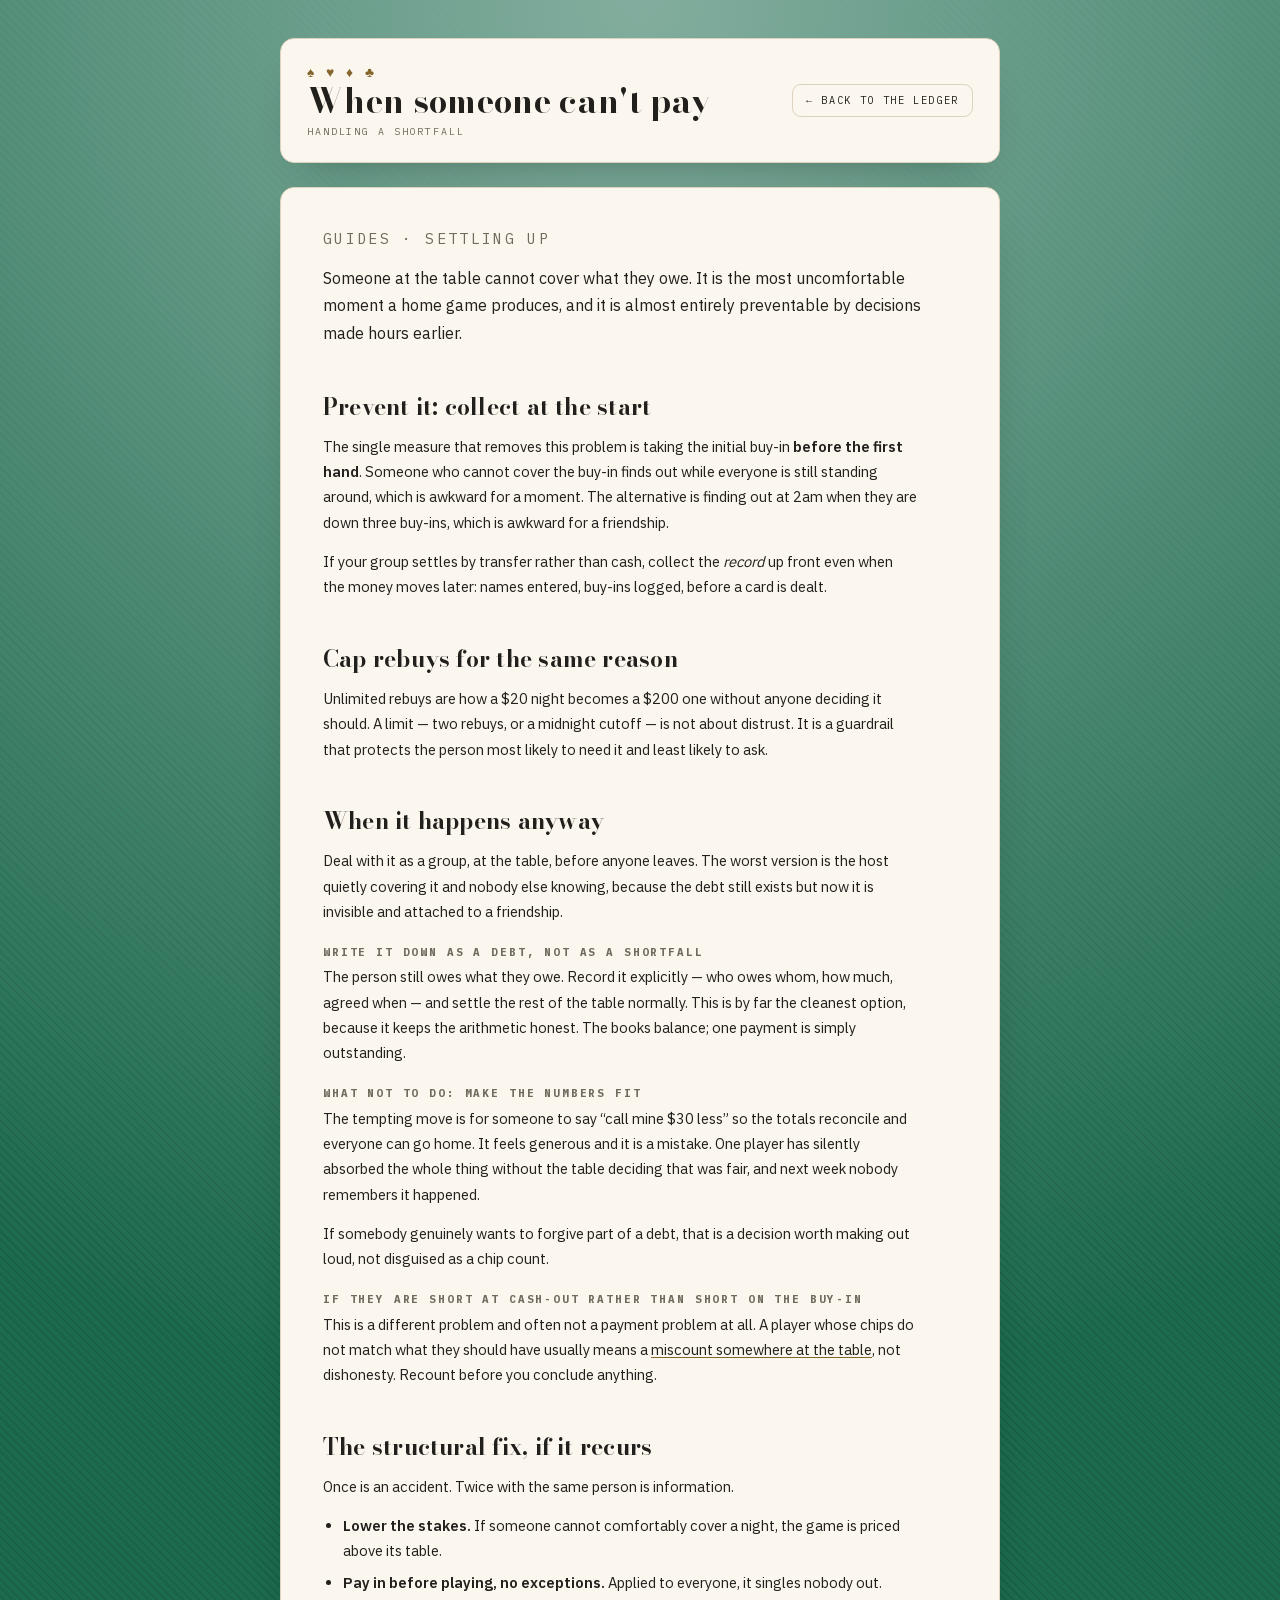
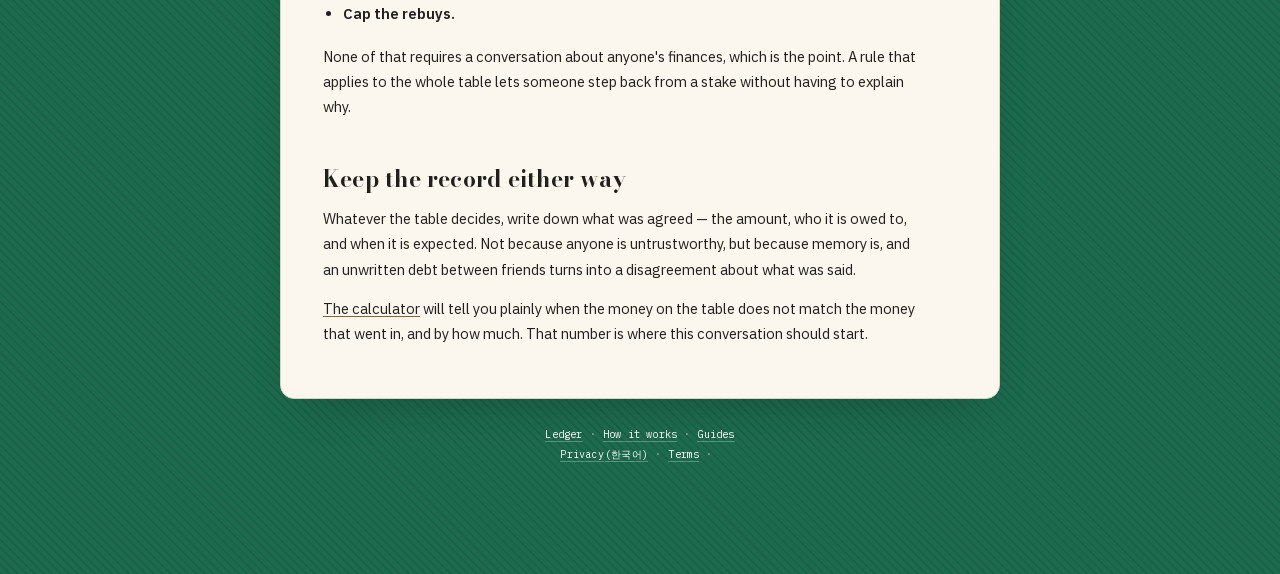
<file: guides/when-someone-cannot-pay.html>
<!DOCTYPE html>
<html lang="en">
<head>
<meta charset="UTF-8">
<!-- Partial CSP. script-src is deliberately absent: Google supports only strict
     CSP with per-request nonces for AdSense (a domain allowlist breaks ad serving
     as their domains rotate), and GitHub Pages serves static files and cannot
     generate a nonce per request. frame-ancestors and X-Content-Type-Options are
     header-only and cannot be set from a meta tag at all. What is here is the
     subset that is both enforceable and safe for ads. See docs/launch-runbook.md. -->
<meta http-equiv="Content-Security-Policy" content="object-src 'none'; base-uri 'none'; form-action 'none'; upgrade-insecure-requests">
<meta name="viewport" content="width=device-width, initial-scale=1, viewport-fit=cover">
<title>When someone can't pay at a home poker game</title>
<meta name="description" content="How to prevent the most uncomfortable moment a home game produces, what to do when it happens anyway, and why making the numbers fit is the worst option.">
<meta name="theme-color" content="#14523c">
<meta name="referrer" content="strict-origin-when-cross-origin">
<link rel="canonical" href="https://homepokerledger.com/guides/when-someone-cannot-pay.html">
<meta property="og:type" content="article">
<meta property="og:site_name" content="Home Poker Ledger">
<meta property="og:title" content="When someone can't pay at a home poker game">
<meta property="og:description" content="How to prevent the most uncomfortable moment a home game produces, what to do when it happens anyway, and why making the numbers fit is the worst option.">
<meta property="og:url" content="https://homepokerledger.com/guides/when-someone-cannot-pay.html">
<meta property="og:image" content="https://homepokerledger.com/og.png">
<meta name="twitter:card" content="summary_large_image">
<link rel="preload" href="../fonts/plex-sans-400-latin.woff2" as="font" type="font/woff2" crossorigin>
<link rel="preload" href="../fonts/bodoni-700-latin.woff2" as="font" type="font/woff2" crossorigin>
<link rel="preload" href="../fonts/plex-mono-400-latin.woff2" as="font" type="font/woff2" crossorigin>
<link rel="icon" href="/favicon.ico" sizes="32x32">
<link rel="icon" type="image/png" sizes="48x48" href="../favicon-48.png">
<link rel="icon" type="image/png" sizes="96x96" href="../favicon-96.png">
<link rel="icon" type="image/png" sizes="192x192" href="../favicon-192.png">
<link rel="icon" type="image/svg+xml" href="../icon.svg">
<link rel="apple-touch-icon" sizes="192x192" href="../favicon-192.png">
<link rel="stylesheet" href="../site.css">
<script>
(function(){try{var s=JSON.parse(localStorage.getItem("poker.ledger.v1")||"null");
if(s&&(s.theme==="dark"||s.theme==="light"))document.documentElement.setAttribute("data-theme",s.theme);}catch(e){}})();
</script>
<script type="application/ld+json">
{
  "@context": "https://schema.org",
  "@type": "Article",
  "headline": "When someone can't pay",
  "description": "How to prevent the most uncomfortable moment a home game produces, what to do when it happens anyway, and why making the numbers fit is the worst option.",
  "mainEntityOfPage": {
    "@type": "WebPage",
    "@id": "https://homepokerledger.com/guides/when-someone-cannot-pay.html"
  },
  "url": "https://homepokerledger.com/guides/when-someone-cannot-pay.html",
  "image": {
    "@type": "ImageObject",
    "url": "https://homepokerledger.com/og.png",
    "width": 1200,
    "height": 630
  },
  "datePublished": "2026-09-07T21:30:39+09:00",
  "dateModified": "2026-09-08T16:23:14+09:00",
  "author": {
    "@type": "Organization",
    "name": "Home Poker Ledger",
    "url": "https://homepokerledger.com/"
  },
  "publisher": {
    "@type": "Organization",
    "name": "Home Poker Ledger",
    "url": "https://homepokerledger.com/",
    "logo": {
      "@type": "ImageObject",
      "url": "https://homepokerledger.com/favicon-512.png",
      "width": 512,
      "height": 512
    }
  },
  "inLanguage": "en",
  "isAccessibleForFree": true
}
</script>
<script type="application/ld+json">
{
  "@context": "https://schema.org",
  "@type": "BreadcrumbList",
  "itemListElement": [
    {
      "@type": "ListItem",
      "position": 1,
      "name": "Home Poker Ledger",
      "item": "https://homepokerledger.com/"
    },
    {
      "@type": "ListItem",
      "position": 2,
      "name": "Guides",
      "item": "https://homepokerledger.com/guides/"
    },
    {
      "@type": "ListItem",
      "position": 3,
      "name": "When someone can't pay",
      "item": "https://homepokerledger.com/guides/when-someone-cannot-pay.html"
    }
  ]
}
</script>
</head>
<body>

<main class="table">

  <header class="rail">
    <div class="brand">
      <div class="suits">&spades; &hearts; &diams; &clubs;</div>
      <h1>When someone can't pay</h1>
      <div class="sub">Handling a shortfall</div>
    </div>
    <a class="back" href="../">&larr; Back to the ledger</a>
  </header>

  <article class="doc">

    <p class="updated">Guides &middot; Settling up</p>

    <p class="lede">Someone at the table cannot cover what they owe. It is the most
      uncomfortable moment a home game produces, and it is almost entirely preventable
      by decisions made hours earlier.</p>

    <h2>Prevent it: collect at the start</h2>
    <p>The single measure that removes this problem is taking the initial buy-in
      <strong>before the first hand</strong>. Someone who cannot cover the buy-in finds
      out while everyone is still standing around, which is awkward for a moment. The
      alternative is finding out at 2am when they are down three buy-ins, which is
      awkward for a friendship.</p>
    <p>If your group settles by transfer rather than cash, collect the
      <em>record</em> up front even when the money moves later: names entered, buy-ins
      logged, before a card is dealt.</p>

    <h2>Cap rebuys for the same reason</h2>
    <p>Unlimited rebuys are how a $20 night becomes a $200 one without anyone deciding
      it should. A limit &mdash; two rebuys, or a midnight cutoff &mdash; is not about
      distrust. It is a guardrail that protects the person most likely to need it and
      least likely to ask.</p>

    <h2>When it happens anyway</h2>
    <p>Deal with it as a group, at the table, before anyone leaves. The worst version is
      the host quietly covering it and nobody else knowing, because the debt still
      exists but now it is invisible and attached to a friendship.</p>

    <h3>Write it down as a debt, not as a shortfall</h3>
    <p>The person still owes what they owe. Record it explicitly &mdash; who owes whom,
      how much, agreed when &mdash; and settle the rest of the table normally. This is
      by far the cleanest option, because it keeps the arithmetic honest. The books
      balance; one payment is simply outstanding.</p>

    <h3>What not to do: make the numbers fit</h3>
    <p>The tempting move is for someone to say &ldquo;call mine $30 less&rdquo; so the
      totals reconcile and everyone can go home. It feels generous and it is a mistake.
      One player has silently absorbed the whole thing without the table deciding that
      was fair, and next week nobody remembers it happened.</p>
    <p>If somebody genuinely wants to forgive part of a debt, that is a decision worth
      making out loud, not disguised as a chip count.</p>

    <h3>If they are short at cash-out rather than short on the buy-in</h3>
    <p>This is a different problem and often not a payment problem at all. A player
      whose chips do not match what they should have usually means a
      <a href="settlement-mistakes.html">miscount somewhere at the table</a>, not
      dishonesty. Recount before you conclude anything.</p>

    <h2>The structural fix, if it recurs</h2>
    <p>Once is an accident. Twice with the same person is information.</p>
    <ul>
      <li><strong>Lower the stakes.</strong> If someone cannot comfortably cover a
        night, the game is priced above its table.</li>
      <li><strong>Pay in before playing, no exceptions.</strong> Applied to everyone, it
        singles nobody out.</li>
      <li><strong>Cap the rebuys.</strong></li>
    </ul>
    <p>None of that requires a conversation about anyone's finances, which is the point.
      A rule that applies to the whole table lets someone step back from a stake without
      having to explain why.</p>

    <h2>Keep the record either way</h2>
    <p>Whatever the table decides, write down what was agreed &mdash; the amount, who it
      is owed to, and when it is expected. Not because anyone is untrustworthy, but
      because memory is, and an unwritten debt between friends turns into a
      disagreement about what was said.</p>
    <p><a href="../">The calculator</a> will tell you plainly when the money on the table
      does not match the money that went in, and by how much. That number is where this
      conversation should start.</p>

  </article>

  <footer class="foot">
    <a href="../">Ledger</a><span class="sep">&middot;</span><a href="../how-it-works.html">How it works</a><span class="sep">&middot;</span><a href="../guides/">Guides</a><br><a href="../privacy.html" hreflang="en">Privacy</a>&#8202;<a href="../privacy-ko.html" lang="ko" hreflang="ko" aria-label="개인정보처리방침 — the privacy policy in Korean">(한국어)</a><span class="sep">&middot;</span><a href="../terms.html">Terms</a><span class="sep">&middot;</span><a href="#" data-consent-reopen hidden>Cookie settings</a>
  </footer>

</main>

<script src="../consent.js" defer></script>

</body>
</html>
</file>
<file: site.css>
/* Self-hosted fonts — no third-party request, and no round trip to discover the
   URLs. Google Fonts required fetching a stylesheet from fonts.googleapis.com before
   the browser could even learn where the font files were, then a second connection to
   fonts.gstatic.com to get them. Both are gone.

   These are the exact woff2 subsets Google served, so the bytes on the wire are
   unchanged; only the origin is. IBM Plex and Bodoni Moda are both SIL OFL 1.1,
   which permits this — see fonts/OFL.txt.

   unicode-range means a browser fetches only the subsets a page actually needs;
   latin-ext is what carries the won sign, so a KRW user pulls it and nobody else does.
   The card suits and the transfer arrow are outside both subsets and fall back to a
   system font, exactly as they did before. */
@font-face{
  font-family:'Bodoni Moda';
  font-style:normal;
  font-weight:700;
  font-display:swap;
  src:url(fonts/bodoni-700-latin.woff2) format('woff2');
  unicode-range:U+0000-00FF, U+0131, U+0152-0153, U+02BB-02BC, U+02C6, U+02DA, U+02DC, U+0304, U+0308, U+0329, U+2000-206F, U+20AC, U+2122, U+2191, U+2193, U+2212, U+2215, U+FEFF, U+FFFD;
}
@font-face{
  font-family:'Bodoni Moda';
  font-style:normal;
  font-weight:700;
  font-display:swap;
  src:url(fonts/bodoni-700-latin-ext.woff2) format('woff2');
  unicode-range:U+0100-02BA, U+02BD-02C5, U+02C7-02CC, U+02CE-02D7, U+02DD-02FF, U+0304, U+0308, U+0329, U+1D00-1DBF, U+1E00-1E9F, U+1EF2-1EFF, U+2020, U+20A0-20AB, U+20AD-20C0, U+2113, U+2C60-2C7F, U+A720-A7FF;
}
@font-face{
  font-family:'IBM Plex Sans';
  font-style:normal;
  font-weight:400;
  font-display:swap;
  src:url(fonts/plex-sans-400-latin.woff2) format('woff2');
  unicode-range:U+0000-00FF, U+0131, U+0152-0153, U+02BB-02BC, U+02C6, U+02DA, U+02DC, U+0304, U+0308, U+0329, U+2000-206F, U+20AC, U+2122, U+2191, U+2193, U+2212, U+2215, U+FEFF, U+FFFD;
}
@font-face{
  font-family:'IBM Plex Sans';
  font-style:normal;
  font-weight:400;
  font-display:swap;
  src:url(fonts/plex-sans-400-latin-ext.woff2) format('woff2');
  unicode-range:U+0100-02BA, U+02BD-02C5, U+02C7-02CC, U+02CE-02D7, U+02DD-02FF, U+0304, U+0308, U+0329, U+1D00-1DBF, U+1E00-1E9F, U+1EF2-1EFF, U+2020, U+20A0-20AB, U+20AD-20C0, U+2113, U+2C60-2C7F, U+A720-A7FF;
}
@font-face{
  font-family:'IBM Plex Sans';
  font-style:normal;
  font-weight:500;
  font-display:swap;
  src:url(fonts/plex-sans-500-latin.woff2) format('woff2');
  unicode-range:U+0000-00FF, U+0131, U+0152-0153, U+02BB-02BC, U+02C6, U+02DA, U+02DC, U+0304, U+0308, U+0329, U+2000-206F, U+20AC, U+2122, U+2191, U+2193, U+2212, U+2215, U+FEFF, U+FFFD;
}
@font-face{
  font-family:'IBM Plex Sans';
  font-style:normal;
  font-weight:500;
  font-display:swap;
  src:url(fonts/plex-sans-500-latin-ext.woff2) format('woff2');
  unicode-range:U+0100-02BA, U+02BD-02C5, U+02C7-02CC, U+02CE-02D7, U+02DD-02FF, U+0304, U+0308, U+0329, U+1D00-1DBF, U+1E00-1E9F, U+1EF2-1EFF, U+2020, U+20A0-20AB, U+20AD-20C0, U+2113, U+2C60-2C7F, U+A720-A7FF;
}
@font-face{
  font-family:'IBM Plex Sans';
  font-style:normal;
  font-weight:600;
  font-display:swap;
  src:url(fonts/plex-sans-600-latin.woff2) format('woff2');
  unicode-range:U+0000-00FF, U+0131, U+0152-0153, U+02BB-02BC, U+02C6, U+02DA, U+02DC, U+0304, U+0308, U+0329, U+2000-206F, U+20AC, U+2122, U+2191, U+2193, U+2212, U+2215, U+FEFF, U+FFFD;
}
@font-face{
  font-family:'IBM Plex Sans';
  font-style:normal;
  font-weight:600;
  font-display:swap;
  src:url(fonts/plex-sans-600-latin-ext.woff2) format('woff2');
  unicode-range:U+0100-02BA, U+02BD-02C5, U+02C7-02CC, U+02CE-02D7, U+02DD-02FF, U+0304, U+0308, U+0329, U+1D00-1DBF, U+1E00-1E9F, U+1EF2-1EFF, U+2020, U+20A0-20AB, U+20AD-20C0, U+2113, U+2C60-2C7F, U+A720-A7FF;
}
@font-face{
  font-family:'IBM Plex Sans';
  font-style:normal;
  font-weight:700;
  font-display:swap;
  src:url(fonts/plex-sans-700-latin.woff2) format('woff2');
  unicode-range:U+0000-00FF, U+0131, U+0152-0153, U+02BB-02BC, U+02C6, U+02DA, U+02DC, U+0304, U+0308, U+0329, U+2000-206F, U+20AC, U+2122, U+2191, U+2193, U+2212, U+2215, U+FEFF, U+FFFD;
}
@font-face{
  font-family:'IBM Plex Sans';
  font-style:normal;
  font-weight:700;
  font-display:swap;
  src:url(fonts/plex-sans-700-latin-ext.woff2) format('woff2');
  unicode-range:U+0100-02BA, U+02BD-02C5, U+02C7-02CC, U+02CE-02D7, U+02DD-02FF, U+0304, U+0308, U+0329, U+1D00-1DBF, U+1E00-1E9F, U+1EF2-1EFF, U+2020, U+20A0-20AB, U+20AD-20C0, U+2113, U+2C60-2C7F, U+A720-A7FF;
}
@font-face{
  font-family:'IBM Plex Mono';
  font-style:normal;
  font-weight:400;
  font-display:swap;
  src:url(fonts/plex-mono-400-latin.woff2) format('woff2');
  unicode-range:U+0000-00FF, U+0131, U+0152-0153, U+02BB-02BC, U+02C6, U+02DA, U+02DC, U+0304, U+0308, U+0329, U+2000-206F, U+20AC, U+2122, U+2191, U+2193, U+2212, U+2215, U+FEFF, U+FFFD;
}
@font-face{
  font-family:'IBM Plex Mono';
  font-style:normal;
  font-weight:400;
  font-display:swap;
  src:url(fonts/plex-mono-400-latin-ext.woff2) format('woff2');
  unicode-range:U+0100-02BA, U+02BD-02C5, U+02C7-02CC, U+02CE-02D7, U+02DD-02FF, U+0304, U+0308, U+0329, U+1D00-1DBF, U+1E00-1E9F, U+1EF2-1EFF, U+2020, U+20A0-20AB, U+20AD-20C0, U+2113, U+2C60-2C7F, U+A720-A7FF;
}
@font-face{
  font-family:'IBM Plex Mono';
  font-style:normal;
  font-weight:500;
  font-display:swap;
  src:url(fonts/plex-mono-500-latin.woff2) format('woff2');
  unicode-range:U+0000-00FF, U+0131, U+0152-0153, U+02BB-02BC, U+02C6, U+02DA, U+02DC, U+0304, U+0308, U+0329, U+2000-206F, U+20AC, U+2122, U+2191, U+2193, U+2212, U+2215, U+FEFF, U+FFFD;
}
@font-face{
  font-family:'IBM Plex Mono';
  font-style:normal;
  font-weight:500;
  font-display:swap;
  src:url(fonts/plex-mono-500-latin-ext.woff2) format('woff2');
  unicode-range:U+0100-02BA, U+02BD-02C5, U+02C7-02CC, U+02CE-02D7, U+02DD-02FF, U+0304, U+0308, U+0329, U+1D00-1DBF, U+1E00-1E9F, U+1EF2-1EFF, U+2020, U+20A0-20AB, U+20AD-20C0, U+2113, U+2C60-2C7F, U+A720-A7FF;
}
@font-face{
  font-family:'IBM Plex Mono';
  font-style:normal;
  font-weight:600;
  font-display:swap;
  src:url(fonts/plex-mono-600-latin.woff2) format('woff2');
  unicode-range:U+0000-00FF, U+0131, U+0152-0153, U+02BB-02BC, U+02C6, U+02DA, U+02DC, U+0304, U+0308, U+0329, U+2000-206F, U+20AC, U+2122, U+2191, U+2193, U+2212, U+2215, U+FEFF, U+FFFD;
}
@font-face{
  font-family:'IBM Plex Mono';
  font-style:normal;
  font-weight:600;
  font-display:swap;
  src:url(fonts/plex-mono-600-latin-ext.woff2) format('woff2');
  unicode-range:U+0100-02BA, U+02BD-02C5, U+02C7-02CC, U+02CE-02D7, U+02DD-02FF, U+0304, U+0308, U+0329, U+1D00-1DBF, U+1E00-1E9F, U+1EF2-1EFF, U+2020, U+20A0-20AB, U+20AD-20C0, U+2113, U+2C60-2C7F, U+A720-A7FF;
}
@font-face{
  font-family:'IBM Plex Mono';
  font-style:normal;
  font-weight:700;
  font-display:swap;
  src:url(fonts/plex-mono-700-latin.woff2) format('woff2');
  unicode-range:U+0000-00FF, U+0131, U+0152-0153, U+02BB-02BC, U+02C6, U+02DA, U+02DC, U+0304, U+0308, U+0329, U+2000-206F, U+20AC, U+2122, U+2191, U+2193, U+2212, U+2215, U+FEFF, U+FFFD;
}
@font-face{
  font-family:'IBM Plex Mono';
  font-style:normal;
  font-weight:700;
  font-display:swap;
  src:url(fonts/plex-mono-700-latin-ext.woff2) format('woff2');
  unicode-range:U+0100-02BA, U+02BD-02C5, U+02C7-02CC, U+02CE-02D7, U+02DD-02FF, U+0304, U+0308, U+0329, U+1D00-1DBF, U+1E00-1E9F, U+1EF2-1EFF, U+2020, U+20A0-20AB, U+20AD-20C0, U+2113, U+2C60-2C7F, U+A720-A7FF;
}

/* Shared styling for the document pages — privacy, terms, the guides, and 404.
   index.html deliberately stays a single self-contained file: it is the app, it
   must work offline, and the test suite extracts its functions from that one file.
   These pages are documents, so they share a stylesheet instead of copying 600
   lines of app CSS five times.

   The :root blocks below are a copy of the ones in index.html. That copy is a
   drift risk, so test/cases/tokens.js asserts the two agree, token for token,
   in all three blocks. Change a colour in one place and the suite fails. */

:root{
  --display:'Bodoni Moda',Didot,'Bodoni MT',Georgia,serif;
  --body:'IBM Plex Sans','Helvetica Neue',Arial,sans-serif;
  --mono:'IBM Plex Mono','SFMono-Regular',Consolas,monospace;

  --felt:#1d6b4f;
  --felt-deep:#14523c;
  --rail:#6b3f22;
  --card:#fbf7ef;
  --card-edge:#ddd2bd;
  --card-sunk:#f2ebdd;
  --ink:#22201c;
  --ink-soft:#716a5d;
  --gold:#84662c;
  --win:#1c7a4f;
  --loss:#b23b34;
  --flat:#716a5d;
  --alert:#9f6028;
  --alert-bg:#fdf1df;
  --ok-bg:#e9f5ed;
  --chip:#f4ede0;
  --chip-edge:#c8b998;
  --shadow:rgba(10,26,20,.42);
  --on-felt:#fcfaf5;
  --on-felt-dim:#dfe8e2;
}
@media (prefers-color-scheme: dark){
  :root:not([data-theme="light"]){
    --felt:#0d3527;
    --felt-deep:#07231a;
    --rail:#2e1c10;
    --card:#161c1a;
    --card-edge:#2c3a35;
    --card-sunk:#101614;
    --ink:#eee7da;
    --ink-soft:#93a09a;
    --gold:#d8b061;
    --win:#5fcf94;
    --loss:#f0776c;
    --flat:#93a09a;
    --alert:#eca85e;
    --alert-bg:#2a1f10;
    --ok-bg:#10261b;
    --chip:#1d2623;
    --chip-edge:#3a4a44;
    --shadow:rgba(0,0,0,.6);
    --on-felt:#eef3ef;
    --on-felt-dim:#a9bbb2;
  }
}
:root[data-theme="dark"]{
  --felt:#0d3527;
  --felt-deep:#07231a;
  --rail:#2e1c10;
  --card:#161c1a;
  --card-edge:#2c3a35;
  --card-sunk:#101614;
  --ink:#eee7da;
  --ink-soft:#93a09a;
  --gold:#d8b061;
  --win:#5fcf94;
  --loss:#f0776c;
  --flat:#93a09a;
  --alert:#eca85e;
  --alert-bg:#2a1f10;
  --ok-bg:#10261b;
  --chip:#1d2623;
  --chip-edge:#3a4a44;
  --shadow:rgba(0,0,0,.6);
  --on-felt:#eef3ef;
  --on-felt-dim:#a9bbb2;
}

*{ box-sizing:border-box; }
body{
  margin:0;
  color:var(--ink);
  font-family:var(--body);
  background-color:var(--felt);
  background-image:
    radial-gradient(circle at 50% 0%, color-mix(in srgb, var(--felt) 55%, #ffffff) 0%, transparent 62%),
    repeating-linear-gradient(45deg, color-mix(in srgb, var(--felt-deep) 40%, transparent) 0 2px, transparent 2px 6px);
  min-height:100vh;
}
img{ max-width:100%; }
[hidden]{ display:none !important; }

.table{
  max-width:760px;
  margin:clamp(12px,3vw,44px) auto;
  padding:0 clamp(10px,2.4vw,20px) clamp(40px,6vw,70px);
}

/* ---- header, matching the app's rail ---- */
.rail{
  background:var(--card);
  border:1px solid var(--card-edge);
  border-radius:14px;
  box-shadow:0 20px 44px -26px var(--shadow);
  padding:clamp(16px,3vw,24px) clamp(16px,3vw,26px);
  display:flex;
  align-items:center;
  gap:14px;
  flex-wrap:wrap;
}
.brand{ flex:1 1 auto; min-width:0; }
.suits{ font-size:.86rem; letter-spacing:.32em; color:var(--gold); margin-bottom:2px; }
.rail h1{
  font-family:var(--display);
  font-weight:700;
  font-size:clamp(1.5rem,4.2vw,2.1rem);
  line-height:1.05;
  margin:0;
  letter-spacing:.01em;
}
.rail .sub{
  font-family:var(--mono);
  font-size:.62rem;
  letter-spacing:.19em;
  text-transform:uppercase;
  color:var(--ink-soft);
  margin-top:6px;
}
.back{
  font-family:var(--mono);
  font-size:.64rem;
  letter-spacing:.16em;
  text-transform:uppercase;
  color:var(--ink);
  text-decoration:none;
  border:1px solid var(--card-edge);
  border-radius:9px;
  padding:9px 13px;
  white-space:nowrap;
  transition:background .15s ease, border-color .15s ease;
}
.back:hover{ background:var(--card-sunk); border-color:var(--gold); }
.back:focus-visible{ outline:2px solid var(--gold); outline-offset:2px; }

/* ---- the document body ---- */
.doc{
  margin-top:clamp(16px,2.6vw,24px);
  background:var(--card);
  border:1px solid var(--card-edge);
  border-radius:14px;
  box-shadow:0 20px 44px -26px var(--shadow);
  padding:clamp(20px,3.4vw,38px) clamp(18px,3.4vw,42px);
}
.doc h2{
  font-family:var(--display);
  font-weight:700;
  font-size:clamp(1.15rem,2.6vw,1.42rem);
  line-height:1.25;
  margin:2em 0 .55em;
  letter-spacing:.01em;
}
.doc h2:first-child{ margin-top:0; }
.doc h3{
  font-family:var(--mono);
  font-size:.68rem;
  letter-spacing:.17em;
  text-transform:uppercase;
  color:var(--ink-soft);
  margin:1.9em 0 .5em;
}
.doc p, .doc li{ font-size:.92rem; line-height:1.72; margin:0 0 .95em; max-width:66ch; }
.doc ul, .doc ol{ padding-left:1.25em; margin:0 0 1.1em; }
.doc li{ margin-bottom:.4em; }
.doc a{ color:var(--ink); text-underline-offset:2px; text-decoration-color:var(--gold); }
.doc a:hover{ color:var(--gold); }
.doc a:focus-visible{ outline:2px solid var(--gold); outline-offset:2px; border-radius:2px; }
.doc strong{ font-weight:600; }
.doc .lede{ font-size:1rem; color:var(--ink); }
.doc hr{ border:0; border-top:1px solid var(--card-edge); margin:2.2em 0; }

.updated{
  font-family:var(--mono);
  font-size:.62rem;
  letter-spacing:.16em;
  text-transform:uppercase;
  color:var(--ink-soft);
  margin:0 0 1.8em;
}

/* A definition-style table for "what we collect / why / how long". */
.doc table{ width:100%; border-collapse:collapse; margin:0 0 1.4em; font-size:.86rem; }
.doc th, .doc td{
  text-align:left;
  vertical-align:top;
  padding:9px 12px 9px 0;
  border-bottom:1px solid var(--card-edge);
  line-height:1.6;
}
.doc th{
  font-family:var(--mono);
  font-size:.6rem;
  letter-spacing:.17em;
  text-transform:uppercase;
  color:var(--ink-soft);
  font-weight:400;
}
.table-scroll{ overflow-x:auto; }

/* ---- the placeholder that has to be filled before this can go live ---- */
.todo{
  display:inline-block;
  font-family:var(--mono);
  font-size:.82em;
  font-weight:600;
  letter-spacing:.04em;
  color:var(--alert);
  background:var(--alert-bg);
  border:1.5px dashed var(--alert);
  border-radius:6px;
  padding:1px 7px;
}
.notready{
  background:var(--alert-bg);
  border:1.5px solid var(--alert);
  border-radius:11px;
  padding:15px 18px;
  margin:0 0 1.9em;
}
.notready p{ margin:0; font-size:.86rem; line-height:1.65; }
.notready .head{
  font-family:var(--mono);
  font-size:.6rem;
  letter-spacing:.19em;
  text-transform:uppercase;
  color:var(--alert);
  margin-bottom:6px;
}

/* ---- footer, shared with the app ---- */
.foot{
  margin-top:clamp(18px,3vw,26px);
  font-family:var(--mono);
  font-size:.64rem;
  line-height:1.95;
  letter-spacing:.02em;
  color:var(--on-felt-dim);
  text-align:center;
}
.foot a{ color:var(--on-felt); text-decoration:none; border-bottom:1px solid rgba(255,255,255,.28); }
.foot a:hover{ border-bottom-color:var(--on-felt); }
.foot a:focus-visible{ outline:2px solid var(--on-felt); outline-offset:3px; border-radius:2px; }
.foot .sep{ opacity:.5; margin:0 7px; }

/* ---- index of guide articles ---- */
.cards{ display:grid; gap:12px; margin:0; padding:0; list-style:none; }
.cards a{
  display:block;
  padding:16px 18px;
  border:1px solid var(--card-edge);
  border-radius:11px;
  text-decoration:none;
  color:var(--ink);
  background:var(--card-sunk);
  transition:border-color .15s ease, background .15s ease;
}
.cards a:hover{ border-color:var(--gold); }
.cards a:focus-visible{ outline:2px solid var(--gold); outline-offset:2px; }
.cards b{ display:block; font-size:.98rem; margin-bottom:4px; font-weight:600; }
.cards span{ display:block; font-size:.85rem; color:var(--ink-soft); line-height:1.6; max-width:60ch; }

@media (prefers-reduced-motion: reduce){
  *{ transition-duration:.01ms !important; animation-duration:.01ms !important; }
}
</file>
